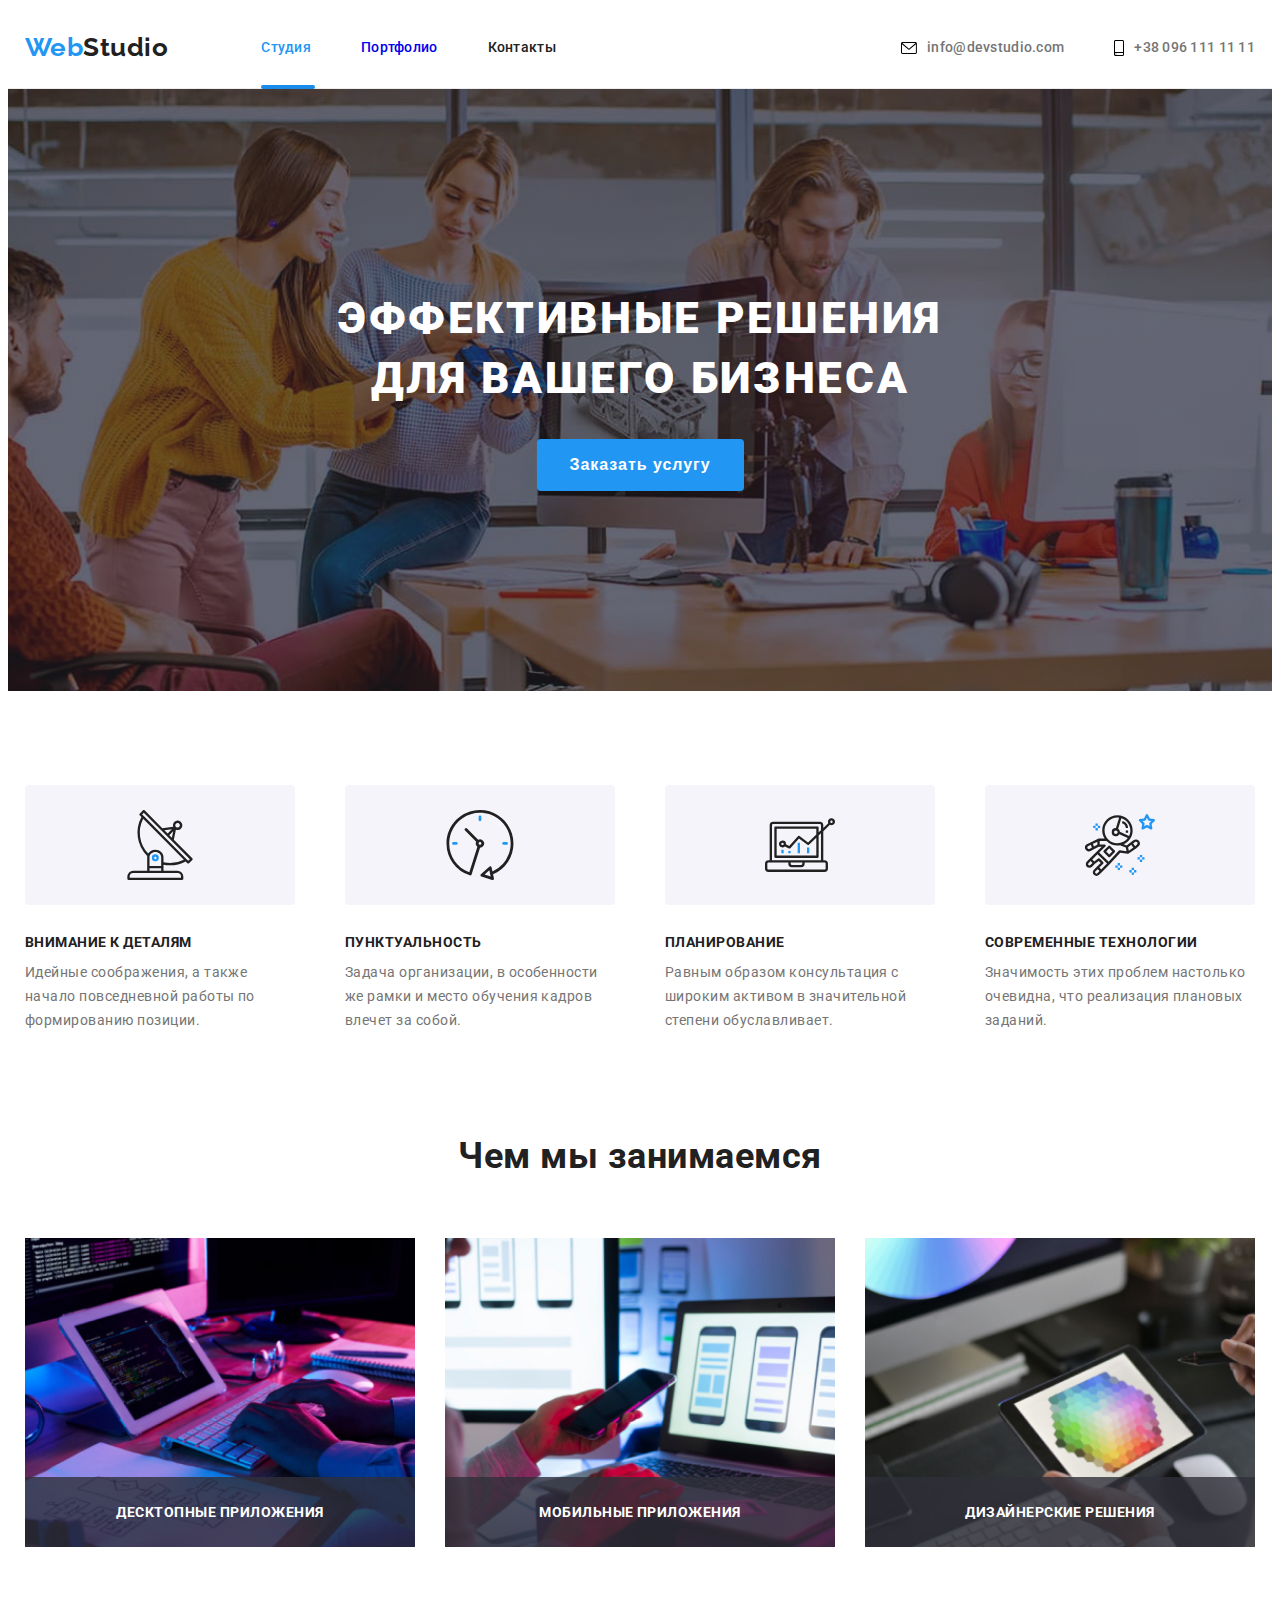
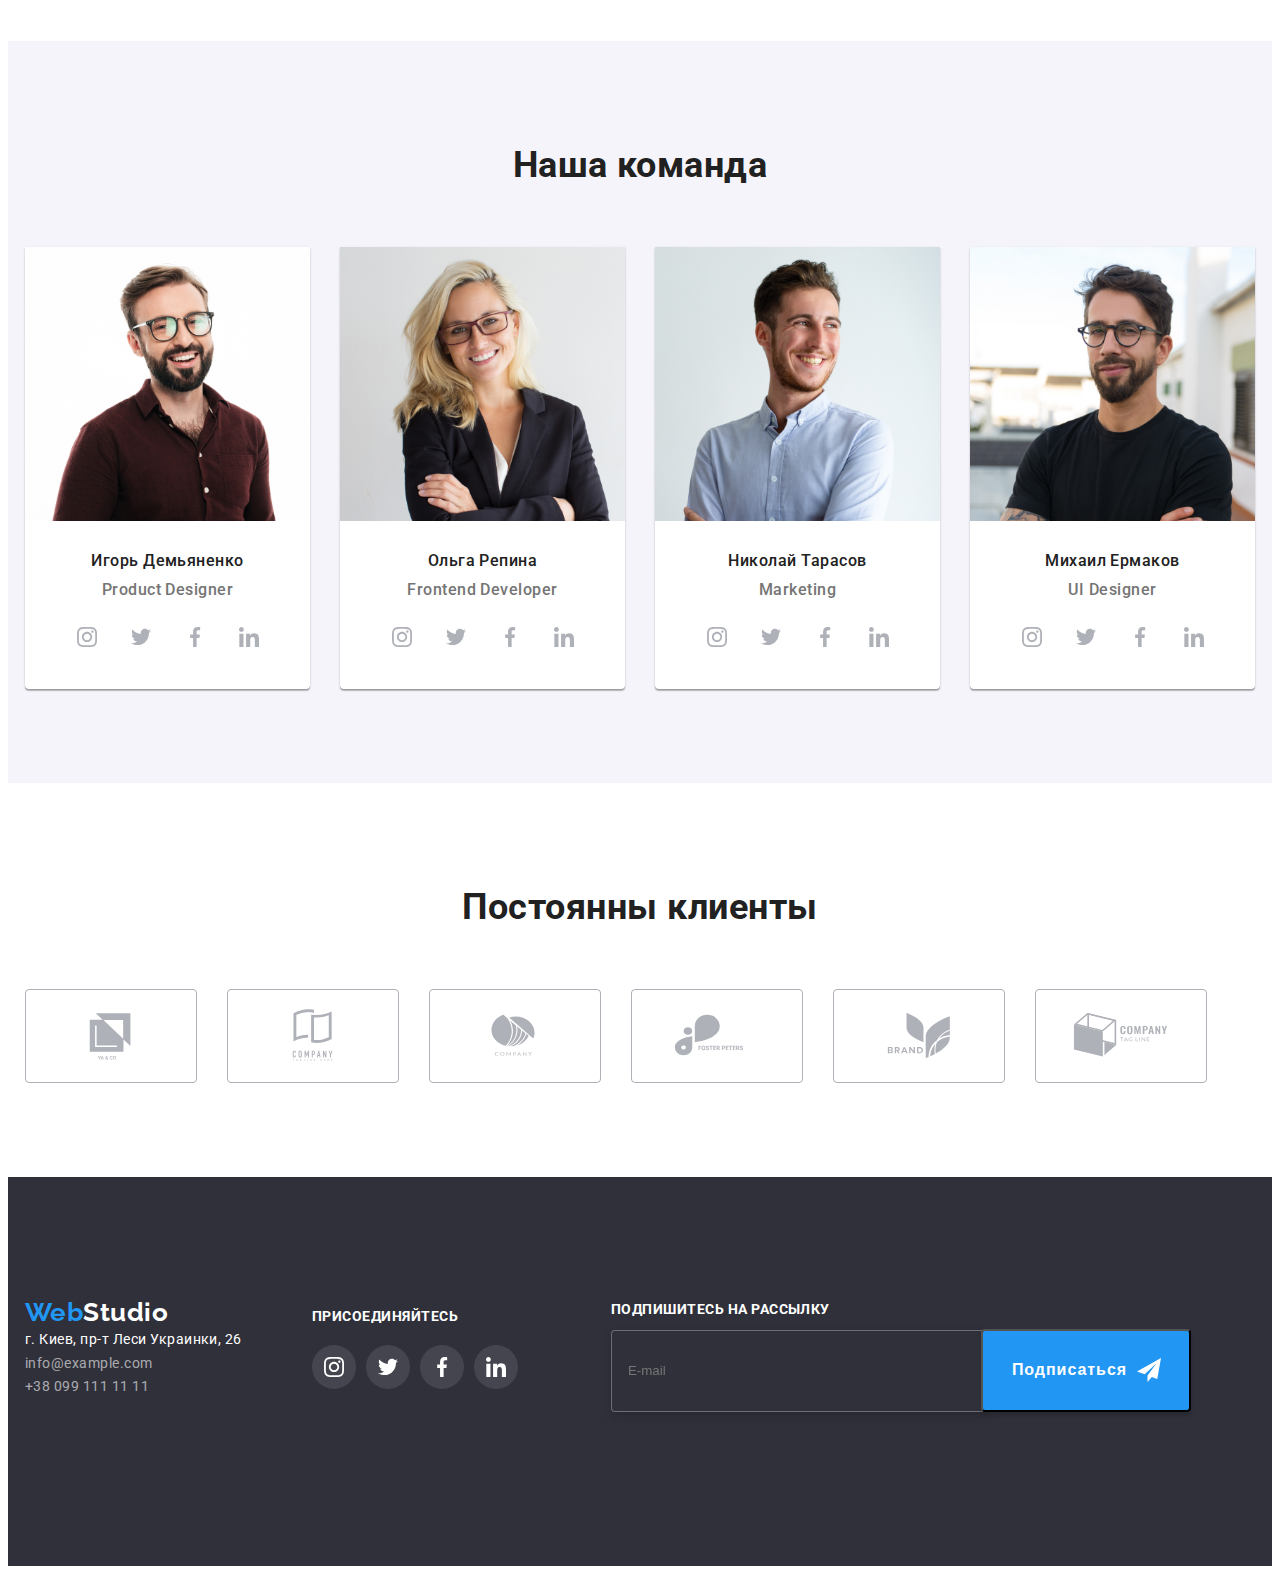
<file: index.html>
<!DOCTYPE html>
<html lang="ru">

<head>
    <meta charset="UTF-8">
    <meta http-equiv="X-UA-Compatible" content="IE=edge">
    <meta name="viewport" content="width=device-width, initial-scale=1.0">
    <title>Web Studio</title>
    <link rel="stylesheet" href="https://cdnjs.cloudflare.com/ajax/libs/modern-normalize/1.1.0/modern-normalize.min.css"
        integrity="sha512-wpPYUAdjBVSE4KJnH1VR1HeZfpl1ub8YT/NKx4PuQ5NmX2tKuGu6U/JRp5y+Y8XG2tV+wKQpNHVUX03MfMFn9Q=="
        crossorigin="anonymous" referrerpolicy="no-referrer" />
    <link
        href="https://fonts.googleapis.com/css2?family=Oleo+Script&family=Raleway:wght@700&family=Roboto:wght@400;500;700;900&display=swap"
        rel="stylesheet">  
    <link rel="stylesheet" href="./css/styles.css">
</head>

<body>
    <!--Шапка--> 
    <header class="header">
            <div class="container main-nav">
                <nav class="site-nav main-nav">
                    <a href='./index.html' lang="en" class="header-logo">Web<span class="studio-header">Studio</span></a>
                    
                    <ul lang="ru" class="header-nav list">
                        <li class="nav-item current"><a href='./index.html' class="nav-link current">Студия</a></li>
                        <li class="nav-item"><a href='./portfolio.html' class="nav-link">Портфолио</a></li>
                        <li class="nav-item"><a href='' class="nav-link">Контакты</a></li>
                    </ul>
                </nav>
                
                <ul class="header-contacts list ">
                    <li class="contacts-item">
                        <a href='mailto:info@devstudio.com' class="contacts-link e-mail">
                            <svg class="link-item">
                                <use href="./images/icons/sprite.svg#icon-mail"></use>
                            </svg>
                            info@devstudio.com
                        </a>
                    </li>
                    <li class="contacts-item">
                        <a href='tel:+380961111111' class="contacts-link telephone">
                            <svg class="link-item">
                                <use href="./images/icons/sprite.svg#icon-smartphone"></use>
                            </svg>
                            +38 096 111 11 11
                        </a>
                    </li>
                </ul>
            </div>    
    </header>

    <!--Главный контент-->
    <main>
        <section class="hero">
            <h1 class="hero-title">Эффективные решения<br> для вашего бизнеса</h1>
            <button type="button" class="hero-button" data-modal-open >Заказать услугу</button>
        </section>

        <section class="section main-advantages">
            <div class="container">
                <h2 hidden class="section-title">Преимущества организации</h2>
                <ul class="main-advantages list">
                    <li class="main-advantages-item antenna">
                        <h3 class="title">Внимание к деталям</h3>
                        <p class="description">Идейные соображения, а также начало повседневной работы по формированию позиции.</p>
                    </li>
                    <li class="main-advantages-item clock">
                        <h3 class="title">Пунктуальность</h3>
                        <p class="description">Задача организации, в особенности же рамки и место обучения кадров влечет за собой.</p>
                    </li>
                    <li class="main-advantages-item diagram">
                        <h3 class="title">Планирование</h3>
                        <p class="description">Равным образом консультация с широким активом в значительной степени обуславливает.</p>
                    </li>
                    <li class="main-advantages-item astronaut">
                        <h3 class="title">Современные технологии</h3>
                        <p class="description">Значимость этих проблем настолько очевидна, что реализация плановых заданий.</p>
                    </li>
                </ul>
            </div>       
        </section>

        <section class="section working">
            <div class="container">
                <h2 class="section-title">Чем мы занимаемся</h2>
                <ul class="working-list list">
                    <li class="working-list-item">
                        <img class="working-list-image" src="./images/close-up-image-programer-working-his-desk-office.jpg" alt="programer-working-his-desk"
                            width="370" height="294">
                        <h3 class="working-item-title">Десктопные приложения</h3>
                    </li>
                    <li class="working-list-item">
                        <img src="./images/web-ui-designers-are-developing-application-smartphones-team-creators-is-working-interface-mobile-phones.jpg"
                            alt="designers-are-developing-application-smartphones" width="370" height="294">
                        <h3 class="working-item-title">Мобильные приложения</h3>
                    </li>
                    <li class="working-list-item">
                        <img src="./images/creative-artist-web-design-with-working-colour-selection-graphic-tablet.jpg"
                            alt="colour-selection-graphic-tablet" width="370" height="294">  
                        <h3 class="working-item-title">Дизайнерские решения</h3>
                    </li>
                </ul>
            </div>         
        </section>

        <section class="section personal">
            <div class="container">
                <h2 class="section-title">Наша команда</h2>
                <ul class="personal-list list">
                    <li class="personal-card">
                        <img src="./images/personal-igor-demyanenko.jpg" alt="personal-igor-demyanenko" width="270" height="260">
                        <h3 class="title">Игорь Демьяненко</h3>
                        <p class="description">Product Designer</p>
                        <ul class="social-links list">
                            <li class="social-links-item">
                                <a class="social-links-link">
                                    <svg class="link-svg">
                                        <use href="./images/icons/sprite.svg#icon-instagram"></use>
                                    </svg>
                                </a>
                            </li>

                            <li class="social-links-item">
                                <a class="social-links-link">
                                    <svg class="link-svg">
                                        <use href="./images/icons/sprite.svg#icon-twitter"></use>
                                    </svg>
                                </a>
                            </li>

                            <li class="social-links-item">
                                <a class="social-links-link">
                                    <svg class="link-svg">
                                        <use href="./images/icons/sprite.svg#icon-facebook"></use>
                                    </svg>
                                </a>
                            </li>

                            <li class="social-links-item">
                                <a class="social-links-link">
                                    <svg class="link-svg">
                                        <use href="./images/icons/sprite.svg#icon-linkedin"></use>
                                    </svg>
                                </a>
                            </li>
                        </ul>
                    </li>
                    <li class="personal-card">
                        <img src="./images/personal-olga-repina.jpg" alt="personal-olga-repina" width="270" height="260">
                        <h3 class="title">Ольга Репина</h3>
                        <p class="description">Frontend Developer</p>
                        <ul class="social-links list">
                            <li class="social-links-item">
                                <a class="social-links-link">
                                    <svg class="link-svg">
                                        <use href="./images/icons/sprite.svg#icon-instagram"></use>
                                    </svg>
                                </a>
                            </li>
                        
                            <li class="social-links-item">
                                <a class="social-links-link">
                                    <svg class="link-svg">
                                        <use href="./images/icons/sprite.svg#icon-twitter"></use>
                                    </svg>
                                </a>
                            </li>
                        
                            <li class="social-links-item">
                                <a class="social-links-link">
                                    <svg class="link-svg">
                                        <use href="./images/icons/sprite.svg#icon-facebook"></use>
                                    </svg>
                                </a>
                            </li>
                        
                            <li class="social-links-item">
                                <a class="social-links-link">
                                    <svg class="link-svg">
                                        <use href="./images/icons/sprite.svg#icon-linkedin"></use>
                                    </svg>
                                </a>
                            </li>
                        </ul>
                    </li>
                    <li class="personal-card">
                        <img src="./images/personal-nikolaj-tarasov.jpg" alt="personal-nikolaj-tarasov" width="270" height="260">
                        <h3 class="title">Николай Тарасов</h3>
                        <p class="description">Marketing</p>
                        <ul class="social-links list">
                            <li class="social-links-item">
                                <a class="social-links-link">
                                    <svg class="link-svg">
                                        <use href="./images/icons/sprite.svg#icon-instagram"></use>
                                    </svg>
                                </a>
                            </li>
                        
                            <li class="social-links-item">
                                <a class="social-links-link">
                                    <svg class="link-svg">
                                        <use href="./images/icons/sprite.svg#icon-twitter"></use>
                                    </svg>
                                </a>
                            </li>
                        
                            <li class="social-links-item">
                                <a class="social-links-link">
                                    <svg class="link-svg">
                                        <use href="./images/icons/sprite.svg#icon-facebook"></use>
                                    </svg>
                                </a>
                            </li>
                        
                            <li class="social-links-item">
                                <a class="social-links-link">
                                    <svg class="link-svg">
                                        <use href="./images/icons/sprite.svg#icon-linkedin"></use>
                                    </svg>
                                </a>
                            </li>
                        </ul>
                    </li>
                    <li class="personal-card">
                        <img src="./images/personal-mihail-ermakov.jpg" alt="personal-mihail-ermakov" width="270" height="260">
                        <h3 class="title">Михаил Ермаков</h3>
                        <p class="description">UI Designer</p>
                        <ul class="social-links list">
                            <li class="social-links-item">
                                <a class="social-links-link">
                                    <svg class="link-svg">
                                        <use href="./images/icons/sprite.svg#icon-instagram"></use>
                                    </svg>
                                </a>
                            </li>
                        
                            <li class="social-links-item">
                                <a class="social-links-link">
                                    <svg class="link-svg">
                                        <use href="./images/icons/sprite.svg#icon-twitter"></use>
                                    </svg>
                                </a>
                            </li>
                        
                            <li class="social-links-item">
                                <a class="social-links-link">
                                    <svg class="link-svg">
                                        <use href="./images/icons/sprite.svg#icon-facebook"></use>
                                    </svg>
                                </a>
                            </li>
                        
                            <li class="social-links-item">
                                <a class="social-links-link">
                                    <svg class="link-svg">
                                        <use href="./images/icons/sprite.svg#icon-linkedin"></use>
                                    </svg>
                                </a>
                            </li>
                        </ul>
                    </li>    
                </ul>
            </div>           
        </section>
        <section class="section clients">
            <div class="container">
                <h2 class="section-title">Постоянны клиенты</h2>
                <ul class="clients-list list">
                    <li class="clients-list-item">
                        <a class="clients-links-link">
                            <svg class="link-svg">
                                <use href="./images/icons/sprite.svg#icon-logo_yaco"></use>
                            </svg>
                        </a> 
                    </li>
                      
                    <li class="clients-list-item">
                        <a class="clients-links-link">
                            <svg class="link-svg">
                                <use href="./images/icons/sprite.svg#icon-logo_com_tagline_here"></use>
                            </svg>
                        </a>
                    </li>

                    <li class="clients-list-item">
                        <a class="clients-links-link">
                            <svg class="link-svg">
                                <use href="./images/icons/sprite.svg#icon-logo_company"></use>
                            </svg>
                        </a>
                    </li>

                    <li class="clients-list-item">
                        <a class="clients-links-link">
                            <svg class="link-svg">
                                <use href="./images/icons/sprite.svg#icon-logo_foster_peters"></use>
                            </svg>
                        </a>
                    </li>

                    <li class="clients-list-item">
                        <a class="clients-links-link">
                            <svg class="link-svg">
                                <use href="./images/icons/sprite.svg#icon-logo_brand"></use>
                            </svg>
                        </a>
                    </li>

                    <li class="clients-list-item">
                        <a class="clients-links-link">
                            <svg class="link-svg">
                                <use href="./images/icons/sprite.svg#icon-logo_com_tag_line"></use>
                            </svg>
                        </a>
                    </li>
                </ul>
            </div>
        </section>
    </main>

    <!--Футер-->
    <footer class="footer">
        <div class="container footer">
            <div class="adress">
                <a href='./index.html' lang="en" class="footer-logo">Web<span class="studio-footer">Studio</span></a>
                <address class="footer-adreess">
                    г. Киев, пр-т Леси Украинки, 26 <br>
                    <a href='mailto:info@example.com' class='footer-link'>info@example.com</a> <br>
                    <a href='tel:+380991111111' class='footer-link'>+38 099 111 11 11</a> <br>
                </address>
            </div>

            <div class="footer-social-links">
                <h3 class="footer-social-links-title">Присоединяйтесь</h3>
                <ul class="social-links list">
                    <li class="social-links-item">
                        <a class="social-links-link">
                            <svg class="link-svg">
                                <use href="./images/icons/sprite.svg#icon-instagram"></use>
                            </svg>
                        </a>
                    </li>
                
                    <li class="social-links-item">
                        <a class="social-links-link">
                            <svg class="link-svg">
                                <use href="./images/icons/sprite.svg#icon-twitter"></use>
                            </svg>
                        </a>
                    </li>
                
                    <li class="social-links-item">
                        <a class="social-links-link">
                            <svg class="link-svg">
                                <use href="./images/icons/sprite.svg#icon-facebook"></use>
                            </svg>
                        </a>
                    </li>
                
                    <li class="social-links-item">
                        <a class="social-links-link">
                            <svg class="link-svg">
                                <use href="./images/icons/sprite.svg#icon-linkedin"></use>
                            </svg>
                        </a>
                    </li>
                </ul>
            </div>

            <div class="footer-subscribe" role="subscribe">
                    <form name="subscribe">
                        <div class="footer-subscribe-instruments">
                            <label class="footer-subscribe-label"> Подпишитесь на рассылку
                                <input type="email" name="email" class="footer-subscribe-input" placeholder="E-mail">
                            </label>
                        
                            <button type="submit" class="footer-subscribe-button">Подписаться
                                    <svg class="footer-icon-svg" width="24" height="24">  
                                        <use href="./images/icons/sprite.svg#icon-telegram"></use>
                                    </svg>
                            </button>
                        </div>
                    </form>
                
            </div>
        </div>          
    </footer>

    <div class="backdrop is-hidden" data-modal>
        <div class="modal">
            <button class="btn-close-modal" type="button"  data-modal-close>
                <svg class="link-svg-close">
                    <use href="./images/icons/sprite.svg#icon-close-modal"></use>
                </svg>
            </button>
            <h2 class="title-modal">Оставьте свои данные, мы вам перезвоним</h2>
            
            <form class="form">

                <div class="form-field">
                    <label for="name" class="form-field-label">Имя
                        <span class="span-input-icon">
                            <input class="form-field-input" type="text" name="name" id="name" required autofocus />
                            <span class="input-icon">
                                <svg class="input-icon-svg" width="12" height="12">  
                                    <use href="./images/icons/sprite.svg#icon-input_contact"></use>
                                </svg>
                            </span>
                        </span>
                    </label>
                </div>
                
                <div class="form-field">
                    <label for="tel" class="form-field-label">Телефон
                        <span class="span-input-icon">
                            <input class="form-field-input" type="tel" name="tel" id="tel" required autofocus />
                            <span class="input-icon">
                                <svg class="input-icon-svg" width="13" height="13">
                                    <use href="./images/icons/sprite.svg#icon-input_tel"></use>
                                </svg>
                            </span>
                        </span>    
                    </label>
                    
                </div>
                
                <div class="form-field">
                    <label for="email" class="form-field-label">Почта
                        <span class="span-input-icon">
                            <input class="form-field-input" type="email" name="email" id="email" autofocus />
                            <span class="input-icon">
                                <svg class="input-icon-svg" width="15" height="12">
                                    <use href="./images/icons/sprite.svg#icon-input_mail"></use>
                                </svg>
                            </span> 
                        </span> 
                    </label>
                </div>
                
                <div class="form-field">
                    <label for="comment" class="form-field-label">Комментарий</label>
                        <textarea id="comment" name="comment" rows="8" placeholder="Введите текст"
                            class="form-field-textarea-comment"></textarea>     
                </div>

                <div class="div-form-policy">
                    <label class="label-policy" for="check-policy">
                        <input class="checkbox-policy" type="checkbox" name="check-policy" id="check-policy">
                        <span class="check-icon">
                            <svg class="svg-check-icon">
                                <use href="./images/icons/sprite.svg#icon-min_check"></use>
                            </svg>
                        </span>
                        <span class="policy-text">Соглашаюсь с рассылкой и принимаю <a class="link-policy" href="">Условия договора</a></span>
                    </label>
                </div>
            
                <button type="submit" class="submit-button-modal">Отправить</button>
            
            </form>
        </div>
    </div>

    <script src="./js/modal.js"></script>

</body>

</html>
</file>
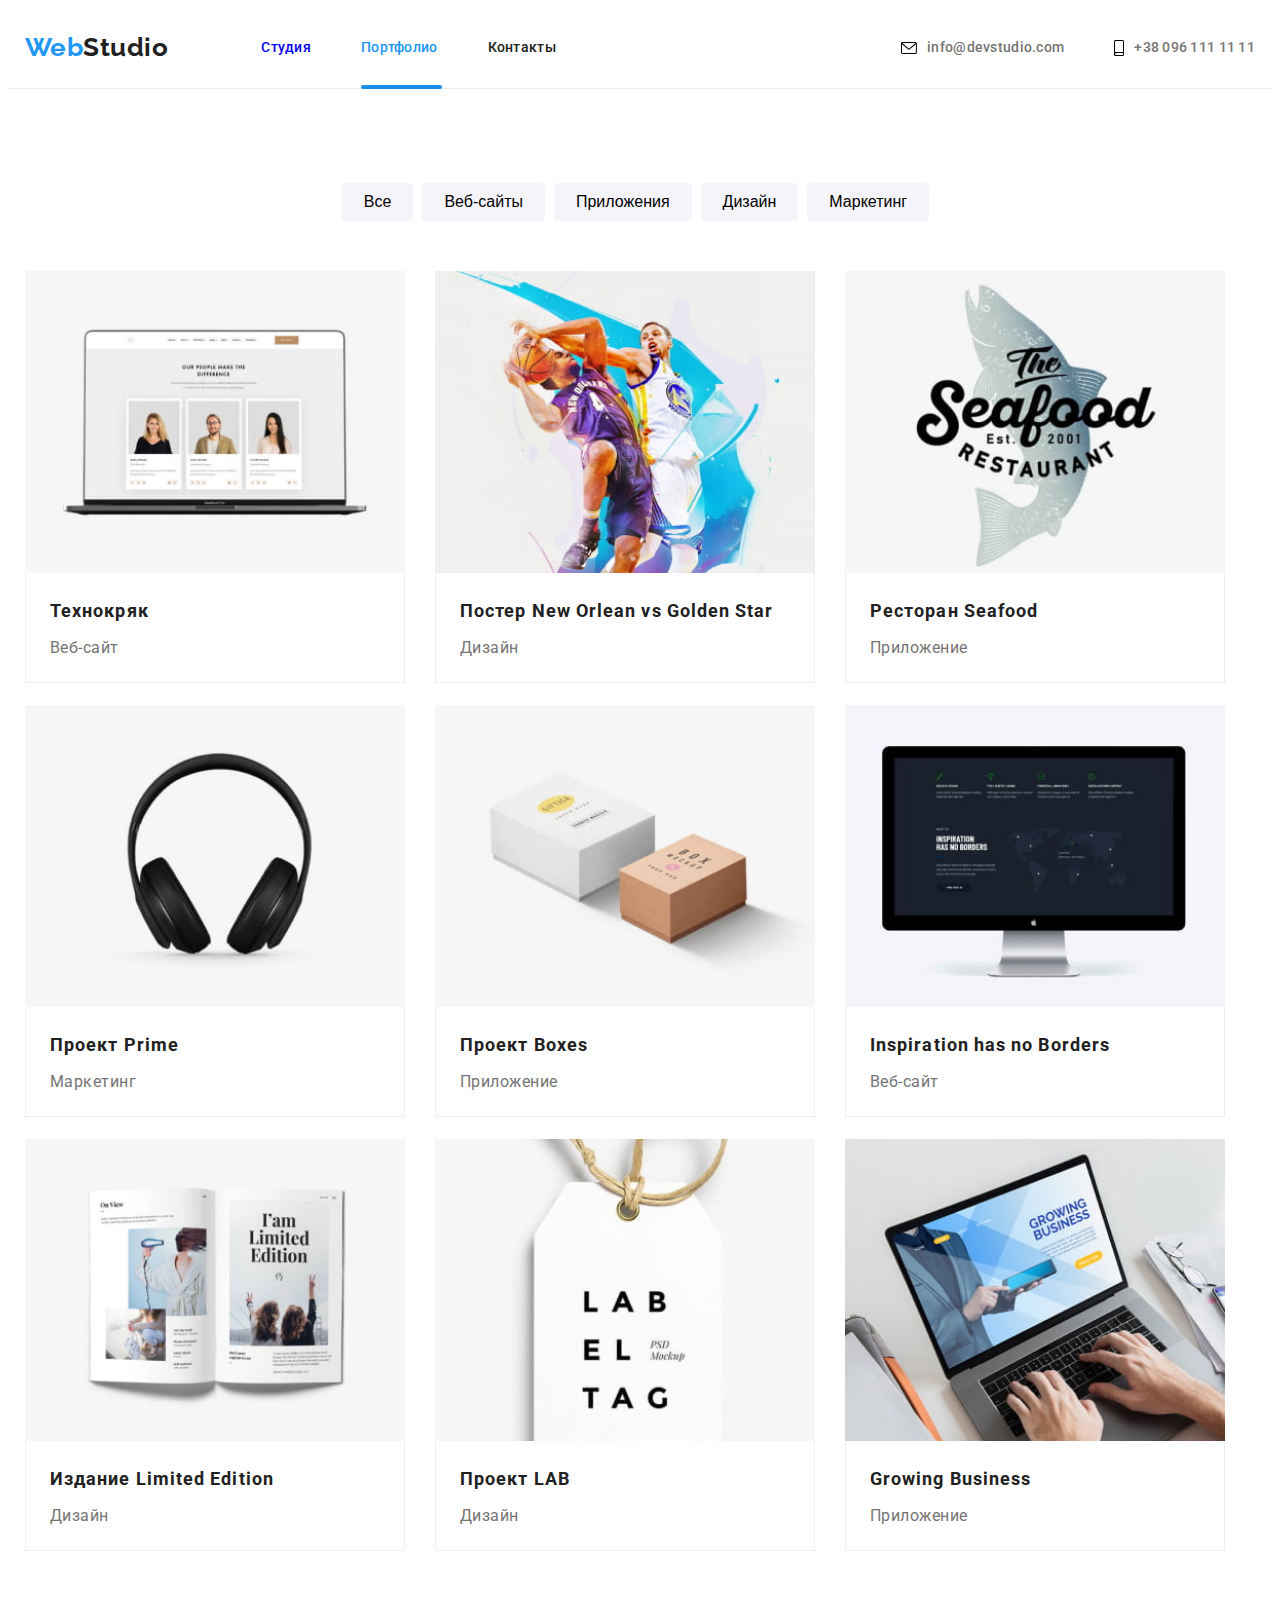
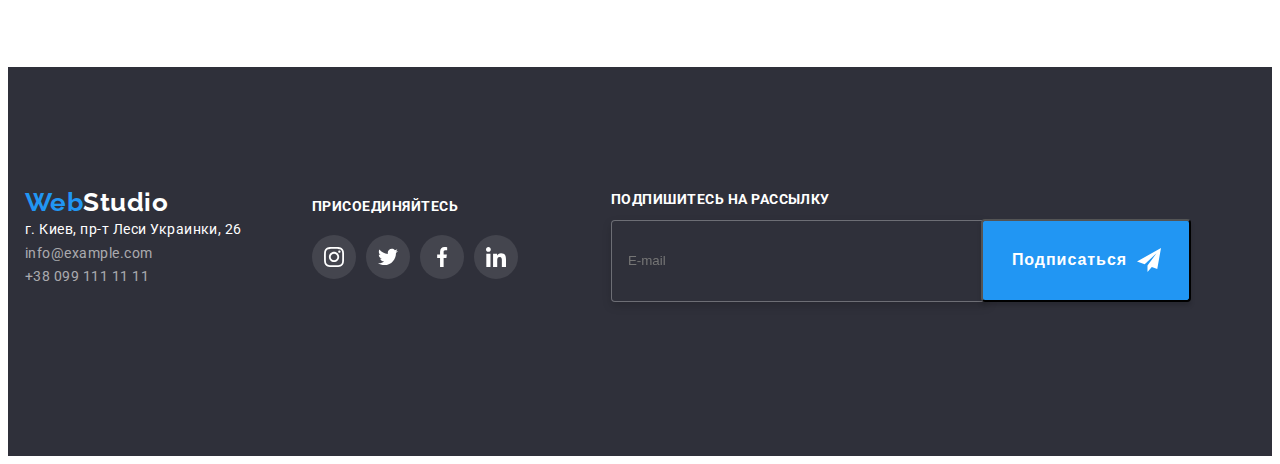
<file: portfolio.html>
<!DOCTYPE html>
<html lang="en">

<head>
    <meta charset="UTF-8">
    <meta http-equiv="X-UA-Compatible" content="IE=edge">
    <meta name="viewport" content="width=device-width, initial-scale=1.0">
    <title>Web Studio</title>
    <link rel="stylesheet" href="https://cdnjs.cloudflare.com/ajax/libs/modern-normalize/1.1.0/modern-normalize.min.css"
        integrity="sha512-wpPYUAdjBVSE4KJnH1VR1HeZfpl1ub8YT/NKx4PuQ5NmX2tKuGu6U/JRp5y+Y8XG2tV+wKQpNHVUX03MfMFn9Q=="
        crossorigin="anonymous" referrerpolicy="no-referrer" />
    <link
        href="https://fonts.googleapis.com/css2?family=Oleo+Script&family=Raleway:wght@700&family=Roboto:wght@400;500;700;900&display=swap"
        rel="stylesheet">
    <link rel="stylesheet" href="./css/styles.css">
</head>

<body>

    <!--Шапка-->
    <header class="header">
        <div class="container main-nav">
            <nav class="site-nav main-nav">
                <a href='./index.html' lang="en" class="header-logo">Web<span class="studio-header">Studio</span></a>
    
                <ul lang="ru" class="header-nav list">
                    <li class="nav-item"><a href='./index.html' class="nav-link">Студия</a></li>
                    <li class="nav-item current"><a href='./portfolio.html' class="nav-link current">Портфолио</a></li>
                    <li class="nav-item"><a href='' class="nav-link">Контакты</a></li>
                </ul>
            </nav>
    
            <ul class="header-contacts list ">
                <li class="contacts-item">
                    <a href='mailto:info@devstudio.com' class="contacts-link e-mail">
                        <svg class="link-item">
                            <use href="./images/icons/sprite.svg#icon-mail"></use>
                        </svg>
                        info@devstudio.com
                    </a>
                </li>
                <li class="contacts-item">
                    <a href='tel:+380961111111' class="contacts-link telephone">
                        <svg class="link-item">
                            <use href="./images/icons/sprite.svg#icon-smartphone"></use>
                        </svg>
                        +38 096 111 11 11
                    </a>
                </li>
            </ul>
        </div>
    </header>    


    <!--Главный контент-->
    <main>
        <div class="container">
            <h1 hidden>Проэкты с фильтром</h1>
            <ul class="filter-list list">
                <li class="filter-list-item"> <button type="button" class="button all">         Все         </button></li>
                <li class="filter-list-item"> <button type="button" class="button web-sites">   Веб-сайты   </button></li>
                <li class="filter-list-item"> <button type="button" class="button apps">        Приложения  </button></li>
                <li class="filter-list-item"> <button type="button" class="button design">      Дизайн      </button></li>
                <li class="filter-list-item"> <button type="button" class="button marketing">   Маркетинг   </button></li>
            </ul>
            
            <ul class="projects-list list">

                <li class="projects-card">
                    <div class="project-thumb">
                        <p class="project-card-text-overlay">
                            Технокряк это современная площадка распространения 
                            коронавируса. Компании используют эту платформу для 
                            цифрового шпионажа и атак на защищённые сервера конкурентов.
                        </p>
                        <img src="./images/portfolio-technokryak-min.jpg" alt="notebook-with-three-personals" width="370" height="294">
                    </div>  
                    <div class="card-content">
                        <h2 class="title"> Технокряк</h2>
                        <p class="description">Веб-сайт</p>
                    </div>                   
                </li>

                <li class="projects-card">
                    <div class="project-thumb">
                        <p class="project-card-text-overlay">
                            Lorem ipsum dolor sit amet consectetur adipisicing elit. 
                            Error earum omnis quo necessitatibus eligendi consequuntur
                            voluptatum veritatis, commodi saepe unde, laborum voluptates 
                            praesentium cumque maxime.
                        </p>
                        <img src="./images/portfolio-poster-new-orlean-vs-golden-star-min.jpg" alt="two-basketballers" width="370" height="294">
                    </div>   
                    <div class="card-content">
                            <h2 class="title"> Постер New Orlean vs Golden Star</h2>
                            <p class="description"> Дизайн</p>  
                        </div>
                </li>

                <li class="projects-card">
                    <div class="project-thumb">
                        <p class="project-card-text-overlay">
                            Lorem ipsum dolor sit amet consectetur adipisicing elit.
                            Error earum omnis quo necessitatibus eligendi consequuntur
                            voluptatum veritatis, commodi saepe unde, laborum voluptates
                            praesentium cumque maxime.
                        </p>
                        <img src="./images/portfolio-restaurant-seafood-min.jpg" alt="logo-with-fish" width="370" height="294">
                    </div>
                    <div class="card-content">
                        <h2 class="title"> Ресторан Seafood</h2>
                        <p class="description"> Приложение</p>
                    </div>
                </li>

                <li class="projects-card">
                    <div class="project-thumb">
                        <p class="project-card-text-overlay">
                            Lorem ipsum dolor sit amet consectetur adipisicing elit.
                            Error earum omnis quo necessitatibus eligendi consequuntur
                            voluptatum veritatis, commodi saepe unde, laborum voluptates
                            praesentium cumque maxime.
                        </p>
                        <img src="./images/portfolio-project-prime-min.jpg" alt="black-headphones" width="370" height="294">
                    </div>
                    <div class="card-content">
                        <h2 class="title"> Проект Prime</h2>
                        <p class="description"> Маркетинг</p>
                    </div>
                </li>

                <li class="projects-card">
                    <div class="project-thumb">
                        <p class="project-card-text-overlay">
                            Lorem ipsum dolor sit amet consectetur adipisicing elit.
                            Error earum omnis quo necessitatibus eligendi consequuntur
                            voluptatum veritatis, commodi saepe unde, laborum voluptates
                            praesentium cumque maxime.
                        </p>
                        <img src="./images/portfolio-project-boxes-min.jpg" alt="two-boxes" width="370" height="294">
                    </div>
                    <div class="card-content">
                        <h2 class="title"> Проект Boxes</h2>
                        <p class="description"> Приложение</p>
                    </div>
                </li>

                <li class="projects-card">
                    <div class="project-thumb">
                        <p class="project-card-text-overlay">
                            Lorem ipsum dolor sit amet consectetur adipisicing elit.
                            Error earum omnis quo necessitatibus eligendi consequuntur
                            voluptatum veritatis, commodi saepe unde, laborum voluptates
                            praesentium cumque maxime.
                        </p>
                        <img src="./images/portfolio-inspiration-has-no-borders-min.jpg" alt="monitor-with-world-map" width="370"
                            height="294">
                    </div>
                    <div class="card-content">
                        <h2 class="title"> Inspiration has no Borders</h2>
                        <p class="description"> Веб-сайт</p>
                    </div>
                </li>

                <li class="projects-card">
                    <div class="project-thumb">
                        <p class="project-card-text-overlay">
                            Lorem ipsum dolor sit amet consectetur adipisicing elit.
                            Error earum omnis quo necessitatibus eligendi consequuntur
                            voluptatum veritatis, commodi saepe unde, laborum voluptates
                            praesentium cumque maxime.
                        </p>
                        <img src="./images/portfolio-magazine-limited-edition-min.jpg" alt="unfolded-magazine" width="370" height="294">
                    </div>
                    <div class="card-content">
                        <h2 class="title"> Издание Limited Edition</h2>
                        <p class="description"> Дизайн</p>
                    </div>
                </li>

                <li class="projects-card">
                    <div class="project-thumb">
                        <p class="project-card-text-overlay">
                            Lorem ipsum dolor sit amet consectetur adipisicing elit.
                            Error earum omnis quo necessitatibus eligendi consequuntur
                            voluptatum veritatis, commodi saepe unde, laborum voluptates
                            praesentium cumque maxime.
                        </p>
                        <img src="./images/portfolio-project-lab-min.jpg" alt="sticker-label-tag" width="370" height="294">
                    </div>
                    <div class="card-content">
                        <h2 class="title"> Проект LAB</h2>
                        <p class="description"> Дизайн</p>
                    </div>
                </li>

                <li class="projects-card">
                    <div class="project-thumb">
                        <p class="project-card-text-overlay">
                            Lorem ipsum dolor sit amet consectetur adipisicing elit.
                            Error earum omnis quo necessitatibus eligendi consequuntur
                            voluptatum veritatis, commodi saepe unde, laborum voluptates
                            praesentium cumque maxime.
                        </p>
                        <img src="./images/portfolio-growing-business-min.jpg" alt="two-hands-and-notebook" width="370" height="294">
                    </div>
                    <div class="card-content">
                        <h2 class="title"> Growing Business</h2>
                        <p class="description"> Приложение</p>
                    </div>
                </li>
                
            </ul>
        </div>
    </main>
    
    <!--Футер-->
    <footer class="footer">
        <div class="container footer">
            <div class="adress">
                <a href='./index.html' lang="en" class="footer-logo">Web<span class="studio-footer">Studio</span></a>
                <address class="footer-adreess">
                    г. Киев, пр-т Леси Украинки, 26 <br>
                    <a href='mailto:info@example.com' class='footer-link'>info@example.com</a> <br>
                    <a href='tel:+380991111111' class='footer-link'>+38 099 111 11 11</a> <br>
                </address>
            </div>

            <div class="footer-social-links">
                <h3 class="footer-social-links-title">Присоединяйтесь</h3>
                <ul class="social-links list">
                    <li class="social-links-item">
                        <a class="social-links-link">
                            <svg class="link-svg">
                                <use href="./images/icons/sprite.svg#icon-instagram"></use>
                            </svg>
                        </a>
                    </li>
                
                    <li class="social-links-item">
                        <a class="social-links-link">
                            <svg class="link-svg">
                                <use href="./images/icons/sprite.svg#icon-twitter"></use>
                            </svg>
                        </a>
                    </li>
                
                    <li class="social-links-item">
                        <a class="social-links-link">
                            <svg class="link-svg">
                                <use href="./images/icons/sprite.svg#icon-facebook"></use>
                            </svg>
                        </a>
                    </li>
                
                    <li class="social-links-item">
                        <a class="social-links-link">
                            <svg class="link-svg">
                                <use href="./images/icons/sprite.svg#icon-linkedin"></use>
                            </svg>
                        </a>
                    </li>
                </ul>
            </div>

            <div class="footer-subscribe" role="subscribe">
                    <form name="subscribe">
                        <div class="footer-subscribe-instruments">
                            <label class="footer-subscribe-label"> Подпишитесь на рассылку
                                <input type="email" class="footer-subscribe-input" placeholder="E-mail">
                            </label>
                        
                            <button type="submit" class="footer-subscribe-button">Подписаться
                                    <svg class="footer-icon-svg" width="24" height="24">  
                                        <use href="./images/icons/sprite.svg#icon-telegram"></use>
                                    </svg>
                            </button>
                        </div>
                    </form>
                
            </div>
        </div>          
    </footer>
</body>
</html>
</file>
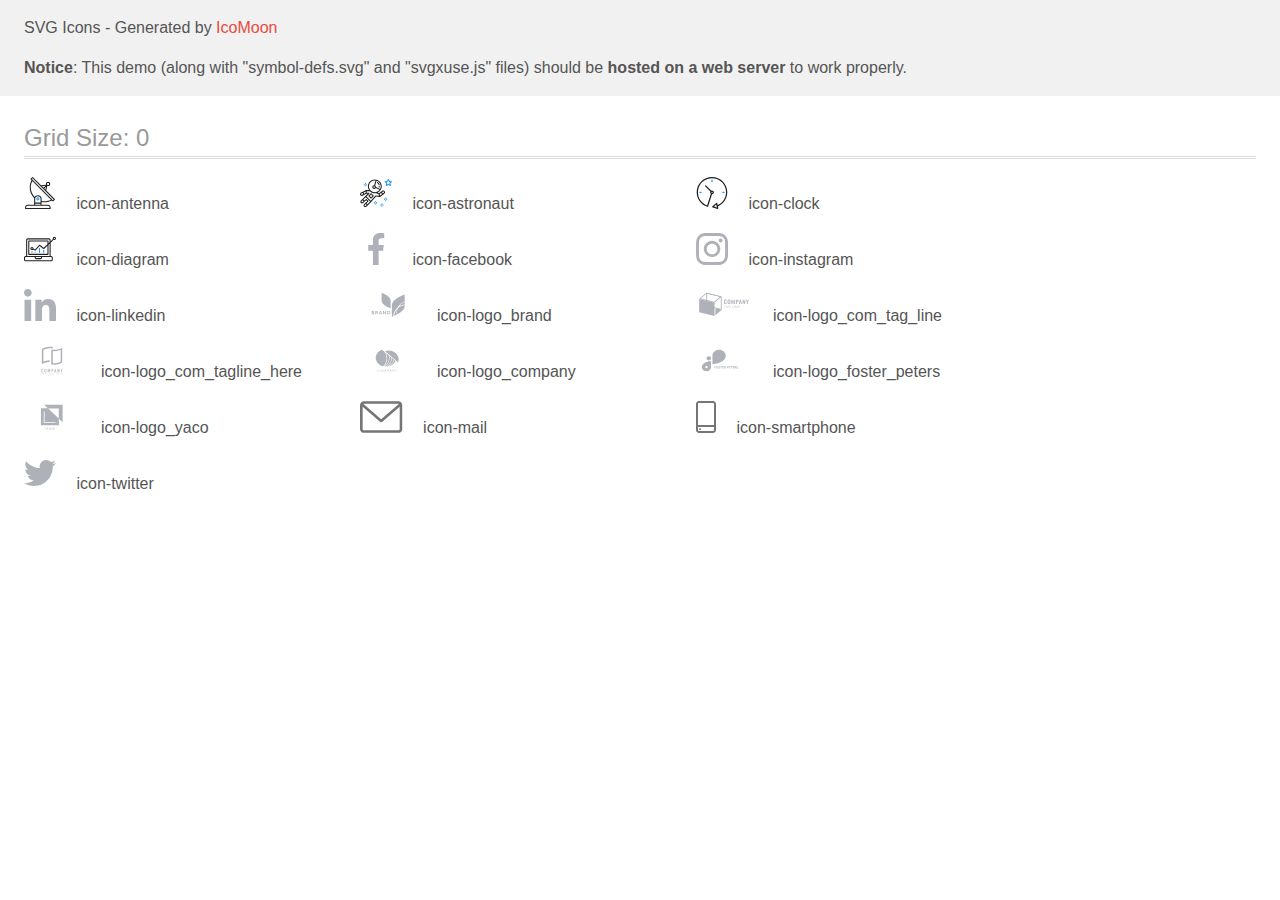
<file: images/icons/icomoon/demo-external-svg.html>
<!doctype html>
<html>
<head>
    <title>IcoMoon - SVG Icons</title>
    <meta charset="utf-8">
    <meta name="viewport" content="width=device-width, initial-scale=1">
    <link rel="stylesheet" href="demo-files/demo.css">
    <link rel="stylesheet" href="style.css">
</head>
<body>
<header class="bgc1 clearfix">
<div class="mhl">
    <p>SVG Icons - Generated by <a href="https://icomoon.io/app">IcoMoon</a></p><p><strong>Notice</strong>: This demo (along with "symbol-defs.svg" and "svgxuse.js" files) should be <b>hosted on a web server</b> to work properly.</p>
</div>
</header>
    <div class="clearfix mhl ptl">
        <h1 class="mvm mtn fgc1">Grid Size: 0</h1>
        <div class="glyph fs1">
            <div class="clearfix pbs">
                <svg class="icon icon-antenna"><use xlink:href="symbol-defs.svg#icon-antenna"></use></svg><span class="name"> icon-antenna</span>
            </div>
        </div>
        <div class="glyph fs1">
            <div class="clearfix pbs">
                <svg class="icon icon-astronaut"><use xlink:href="symbol-defs.svg#icon-astronaut"></use></svg><span class="name"> icon-astronaut</span>
            </div>
        </div>
        <div class="glyph fs1">
            <div class="clearfix pbs">
                <svg class="icon icon-clock"><use xlink:href="symbol-defs.svg#icon-clock"></use></svg><span class="name"> icon-clock</span>
            </div>
        </div>
        <div class="glyph fs1">
            <div class="clearfix pbs">
                <svg class="icon icon-diagram"><use xlink:href="symbol-defs.svg#icon-diagram"></use></svg><span class="name"> icon-diagram</span>
            </div>
        </div>
        <div class="glyph fs1">
            <div class="clearfix pbs">
                <svg class="icon icon-facebook"><use xlink:href="symbol-defs.svg#icon-facebook"></use></svg><span class="name"> icon-facebook</span>
            </div>
        </div>
        <div class="glyph fs1">
            <div class="clearfix pbs">
                <svg class="icon icon-instagram"><use xlink:href="symbol-defs.svg#icon-instagram"></use></svg><span class="name"> icon-instagram</span>
            </div>
        </div>
        <div class="glyph fs1">
            <div class="clearfix pbs">
                <svg class="icon icon-linkedin"><use xlink:href="symbol-defs.svg#icon-linkedin"></use></svg><span class="name"> icon-linkedin</span>
            </div>
        </div>
        <div class="glyph fs1">
            <div class="clearfix pbs">
                <svg class="icon icon-logo_brand"><use xlink:href="symbol-defs.svg#icon-logo_brand"></use></svg><span class="name"> icon-logo_brand</span>
            </div>
        </div>
        <div class="glyph fs1">
            <div class="clearfix pbs">
                <svg class="icon icon-logo_com_tag_line"><use xlink:href="symbol-defs.svg#icon-logo_com_tag_line"></use></svg><span class="name"> icon-logo_com_tag_line</span>
            </div>
        </div>
        <div class="glyph fs1">
            <div class="clearfix pbs">
                <svg class="icon icon-logo_com_tagline_here"><use xlink:href="symbol-defs.svg#icon-logo_com_tagline_here"></use></svg><span class="name"> icon-logo_com_tagline_here</span>
            </div>
        </div>
        <div class="glyph fs1">
            <div class="clearfix pbs">
                <svg class="icon icon-logo_company"><use xlink:href="symbol-defs.svg#icon-logo_company"></use></svg><span class="name"> icon-logo_company</span>
            </div>
        </div>
        <div class="glyph fs1">
            <div class="clearfix pbs">
                <svg class="icon icon-logo_foster_peters"><use xlink:href="symbol-defs.svg#icon-logo_foster_peters"></use></svg><span class="name"> icon-logo_foster_peters</span>
            </div>
        </div>
        <div class="glyph fs1">
            <div class="clearfix pbs">
                <svg class="icon icon-logo_yaco"><use xlink:href="symbol-defs.svg#icon-logo_yaco"></use></svg><span class="name"> icon-logo_yaco</span>
            </div>
        </div>
        <div class="glyph fs1">
            <div class="clearfix pbs">
                <svg class="icon icon-mail"><use xlink:href="symbol-defs.svg#icon-mail"></use></svg><span class="name"> icon-mail</span>
            </div>
        </div>
        <div class="glyph fs1">
            <div class="clearfix pbs">
                <svg class="icon icon-smartphone"><use xlink:href="symbol-defs.svg#icon-smartphone"></use></svg><span class="name"> icon-smartphone</span>
            </div>
        </div>
        <div class="glyph fs1">
            <div class="clearfix pbs">
                <svg class="icon icon-twitter"><use xlink:href="symbol-defs.svg#icon-twitter"></use></svg><span class="name"> icon-twitter</span>
            </div>
        </div>
  </div>
<script defer src="svgxuse.js"></script>
</body>
</html>
</file>
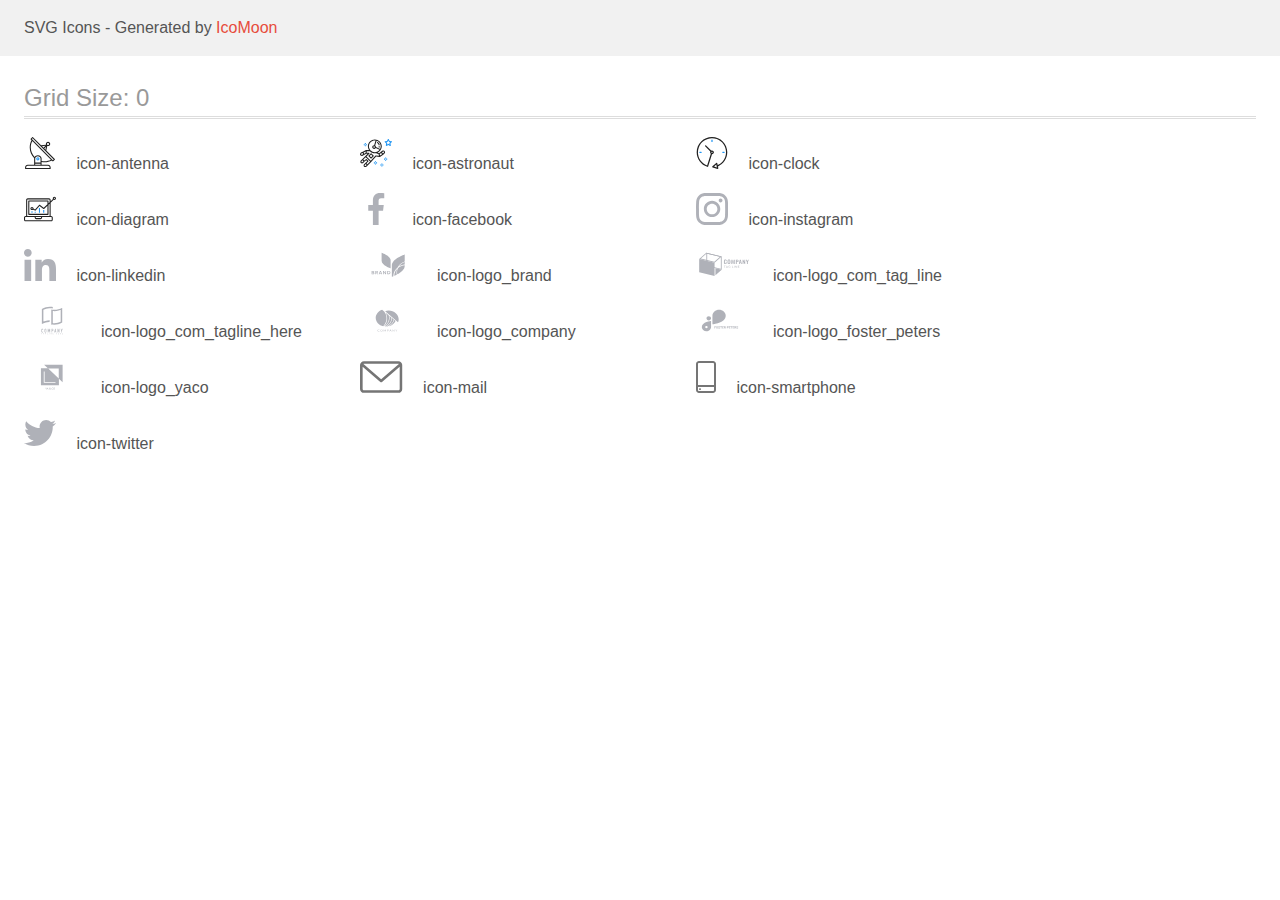
<file: images/icons/icomoon/demo.html>
<!doctype html>
<html>
<head>
    <title>IcoMoon - SVG Icons</title>
    <meta charset="utf-8">
    <meta name="viewport" content="width=device-width, initial-scale=1">
    <link rel="stylesheet" href="demo-files/demo.css">
    <link rel="stylesheet" href="style.css">
</head>
<body>
<svg aria-hidden="true" style="position: absolute; width: 0; height: 0; overflow: hidden;" version="1.1" xmlns="http://www.w3.org/2000/svg" xmlns:xlink="http://www.w3.org/1999/xlink">
<defs>
<symbol id="icon-antenna" viewBox="0 0 32 32">
<path fill="#212121" style="fill: var(--color1, #212121)" d="M30.773 22.098l-8.443-8.505 0.937-4.616c0.225 0.090 0.485 0.144 0.758 0.146h0.007c0.008 0 0.017 0 0.026 0 1.192 0 2.159-0.967 2.159-2.159s-0.967-2.159-2.159-2.159c-1.192 0-2.159 0.967-2.159 2.159 0 0.259 0.046 0.508 0.13 0.739l-0.005-0.015-4.96 0.606-8.091-8.133c-0.096-0.098-0.229-0.159-0.376-0.16h-0c-0.14 0.001-0.274 0.057-0.373 0.155l-1.512 1.504c-0.096 0.097-0.156 0.23-0.156 0.377s0.060 0.281 0.156 0.377v0l0.814 0.825c-1.143 2.062-1.816 4.522-1.816 7.139 0 4.106 1.656 7.824 4.336 10.525l-0.001-0.001c0.043 0.041 0.092 0.074 0.146 0.097-0.032 0.164-0.051 0.353-0.052 0.546v6.188h-6.4c-1.472 0.001-2.666 1.194-2.667 2.666v1.067c0 0.295 0.239 0.534 0.534 0.534h24.534c0.294 0 0.533-0.239 0.533-0.534v-1.067c-0.002-1.472-1.195-2.665-2.666-2.666h-6.4v-2.742c1.003 0.21 2.024 0.317 3.049 0.32 2.58-0.003 5.005-0.663 7.117-1.822l-0.077 0.039 0.818 0.823c0.099 0.101 0.235 0.159 0.376 0.16 0.14-0.001 0.274-0.057 0.373-0.155l1.512-1.504c0.096-0.097 0.156-0.23 0.156-0.377s-0.060-0.281-0.156-0.377v0zM23.28 6.233c0.193-0.192 0.459-0.31 0.752-0.31 0.589 0 1.067 0.478 1.067 1.066s-0.477 1.066-1.067 1.066c-0 0-0 0-0 0h-0.004c-0.587-0.003-1.061-0.479-1.061-1.066 0-0.295 0.12-0.563 0.314-0.756l0-0h-0.002zM22.024 9.737l-0.598 2.946-1.175-1.183 1.774-1.763zM21.419 8.835l-1.92 1.909-1.486-1.493 3.406-0.416zM24.004 28.8c0.884 0 1.6 0.716 1.6 1.6v0 0.534h-23.466v-0.534c0-0.884 0.716-1.6 1.6-1.6v0h20.267zM16.538 26.666v1.067h-5.334v-1.067h5.334zM11.204 25.6v-4.053c0-1.294 1.196-2.346 2.667-2.346s2.667 1.053 2.667 2.346v4.053h-5.334zM17.604 23.904v-2.357c0-1.882-1.675-3.413-3.733-3.413-0.017-0-0.038-0-0.058-0-1.353 0-2.54 0.707-3.213 1.771l-0.009 0.016c-2.36-2.482-3.812-5.846-3.812-9.55 0-2.314 0.567-4.496 1.569-6.414l-0.036 0.077 18.602 18.709c-1.823 0.947-3.979 1.502-6.266 1.502-1.079 0-2.128-0.124-3.136-0.357l0.093 0.018zM28.893 23.22l-21.057-21.181 0.754-0.752 7.935 7.98c0.004 0 0.006 0.007 0.010 0.010l13.114 13.191-0.757 0.752z"></path>
<path fill="#2196f3" style="fill: var(--color2, #2196f3)" d="M13.876 20.267h-0.005c-0.001 0-0.002 0-0.002 0-0.884 0-1.6 0.716-1.6 1.6s0.715 1.599 1.597 1.6h0.005c0.001 0 0.001 0 0.002 0 0.884 0 1.6-0.716 1.6-1.6s-0.715-1.599-1.598-1.6h-0zM14.249 22.245c-0.096 0.096-0.229 0.155-0.376 0.155-0.295 0-0.534-0.239-0.534-0.534s0.238-0.533 0.532-0.533h0c0.293 0.001 0.531 0.239 0.531 0.533 0 0.148-0.060 0.282-0.157 0.378l-0 0h0.005z"></path>
</symbol>
<symbol id="icon-astronaut" viewBox="0 0 32 32">
<path fill="#2196f3" style="fill: var(--color2, #2196f3)" d="M31.974 4.524c-0.064-0.191-0.227-0.332-0.427-0.362l-0.003-0-1.911-0.278-0.855-1.731c-0.179-0.365-0.777-0.365-0.956 0l-0.855 1.731-1.911 0.278c-0.26 0.039-0.457 0.26-0.457 0.528 0 0.15 0.062 0.285 0.161 0.382l1.383 1.348-0.326 1.903c-0.034 0.2 0.048 0.402 0.212 0.522 0.166 0.12 0.383 0.135 0.562 0.040l1.709-0.899 1.709 0.899c0.072 0.038 0.157 0.061 0.247 0.061 0.295 0 0.534-0.239 0.534-0.534 0-0.031-0.003-0.062-0.008-0.092l0 0.003-0.326-1.903 1.383-1.348c0.099-0.097 0.161-0.233 0.161-0.382 0-0.059-0.009-0.115-0.027-0.168l0.001 0.004zM29.511 5.851c-0.126 0.122-0.183 0.299-0.153 0.472l0.191 1.114-1-0.526c-0.072-0.039-0.158-0.062-0.249-0.062s-0.177 0.023-0.252 0.063l0.003-0.001-1 0.526 0.191-1.114c0.005-0.027 0.008-0.059 0.008-0.091 0-0.149-0.061-0.285-0.16-0.381l-0-0-0.811-0.79 1.119-0.162c0.174-0.025 0.324-0.134 0.402-0.292l0.5-1.013 0.5 1.013c0.078 0.158 0.228 0.267 0.402 0.292l1.119 0.162-0.809 0.79zM26.134 20.522h-1.067v1.067h1.067v-1.067zM26.134 22.656h-1.067v1.066h1.067v-1.066zM27.2 21.589h-1.067v1.067h1.067v-1.067zM25.067 21.589h-1.067v1.067h1.067v-1.067zM22.4 26.389h-1.067v1.067h1.067v-1.067zM22.4 28.523h-1.067v1.067h1.067v-1.067zM23.467 27.456h-1.067v1.067h1.067v-1.067zM21.334 27.456h-1.067v1.067h1.067v-1.067zM16 24.256h-1.066v1.067h1.066v-1.067zM16 26.389h-1.066v1.067h1.066v-1.067zM17.067 25.322h-1.067v1.067h1.067v-1.067zM14.934 25.322h-1.067v1.067h1.067v-1.067zM5.867 6.122h-1.066v1.066h1.066v-1.066zM5.867 8.256h-1.066v1.066h1.066v-1.066zM6.933 7.189h-1.067v1.067h1.066v-1.067zM4.8 7.189h-1.067v1.067h1.067v-1.067z"></path>
<path fill="#212121" style="fill: var(--color1, #212121)" d="M24.715 14.16c-0.28-0.376-0.698-0.636-1.179-0.703l-0.009-0.001c-0.076-0.012-0.164-0.018-0.254-0.018-0.411 0-0.789 0.139-1.090 0.373l0.004-0.003-1.253 0.96-1.898 1.417-1.358-0.541c2.421-1.086 4.113-3.508 4.113-6.32 0-3.823-3.122-6.934-6.961-6.934s-6.961 3.11-6.961 6.934c0 1.386 0.415 2.674 1.12 3.759l-2.768-0.024c-0.009 0-0.016 0.005-0.023 0.005-0.057 0.003-0.11 0.014-0.159 0.033l0.004-0.001c-0.013 0.005-0.026 0.007-0.038 0.013-0.006 0.003-0.013 0.003-0.019 0.006l-3.233 1.596c-0 0-0.001 0-0.001 0.001l-1.893 0.91c-0.024 0.011-0.045 0.023-0.065 0.036l0.001-0.001c-0.482 0.324-0.795 0.867-0.795 1.483 0 0.297 0.073 0.577 0.201 0.823l-0.005-0.010c0.22 0.424 0.592 0.742 1.043 0.885l0.013 0.003c0.161 0.053 0.345 0.083 0.537 0.083 0.308 0 0.598-0.078 0.851-0.216l-0.009 0.005 1.388-0.738 2.264-1.169 1.357-0.008-5.442 5.415c0 0.001-0.001 0.001-0.001 0.001l-1.339 1.333c-0.303 0.299-0.491 0.714-0.491 1.173 0 0.002 0 0.003 0 0.005v-0c0.002 0.919 0.748 1.664 1.667 1.664 0.001 0 0.002 0 0.002 0h-0c0.428 0 0.854-0.162 1.18-0.485l1.314-1.309 1.741-1.3 0.901 0.897-3.102 3.088c-0.303 0.299-0.491 0.714-0.491 1.173 0 0.001 0 0.003 0 0.004v-0c0 0.445 0.174 0.864 0.49 1.179 0.302 0.3 0.717 0.485 1.176 0.485 0.001 0 0.002 0 0.003 0h-0c0.427 0 0.855-0.162 1.18-0.485l4.488-4.472c0.007-0.006 0.016-0.009 0.022-0.016l5.166-5.658 3.471 0.494c0.025 0.004 0.050 0.006 0.075 0.006 0.064 0 0.127-0.016 0.187-0.038 0.017-0.006 0.032-0.015 0.049-0.023 0.019-0.010 0.039-0.015 0.058-0.027l3.213-2.133c0.012-0.008 0.018-0.021 0.029-0.030 0.013-0.010 0.029-0.014 0.041-0.026l1.271-1.191c0.348-0.326 0.564-0.787 0.564-1.3 0-0.4-0.132-0.769-0.355-1.066l0.003 0.005zM2.13 17.77c-0.098 0.054-0.215 0.086-0.34 0.086-0.078 0-0.153-0.013-0.224-0.036l0.005 0.001c-0.294-0.093-0.504-0.364-0.504-0.683 0-0.235 0.114-0.444 0.289-0.575l0.002-0.001 1.314-0.632 0.316 0.924 0.133 0.389-0.992 0.527zM5.627 15.942l-1.548 0.8-0.255-0.746-0.184-0.537 2.027-1.001-0.040 1.484zM20.727 9.322c0 0.918-0.219 1.785-0.599 2.56l-4.181-1.899c-0.044-0.575-0.342-1.072-0.782-1.384l-0.006-0.004 1.464-4.861c2.377 0.757 4.104 2.975 4.104 5.588zM8.938 9.322c0-3.235 2.644-5.867 5.894-5.867 0.253 0 0.5 0.022 0.745 0.053l-1.432 4.753c-0.019 0-0.037-0.006-0.057-0.006-0 0-0.001 0-0.001 0-1.032 0-1.869 0.835-1.872 1.867v0c0.003 1.031 0.84 1.867 1.872 1.867 0 0 0 0 0.001 0h-0c0.695 0 1.295-0.383 1.618-0.944l3.863 1.755c-1.075 1.447-2.795 2.39-4.737 2.39-3.25 0-5.894-2.632-5.894-5.867zM14.895 10.122c0 0.441-0.362 0.8-0.806 0.8-0 0-0.001 0-0.001 0-0.443 0-0.802-0.358-0.804-0.8v-0c0-0.441 0.361-0.8 0.806-0.8s0.806 0.359 0.806 0.8zM2.464 25.146c-0.11 0.109-0.261 0.176-0.428 0.176s-0.317-0.067-0.427-0.175l0 0c-0.109-0.108-0.176-0.257-0.176-0.422s0.067-0.314 0.176-0.422l0-0 0.962-0.959 0.852 0.848-0.959 0.954zM5.678 28.88c-0.11 0.109-0.261 0.176-0.428 0.176s-0.317-0.067-0.427-0.175l0 0c-0.109-0.108-0.176-0.257-0.176-0.422s0.067-0.314 0.176-0.422l0-0 0.963-0.959 0.852 0.848-0.96 0.955zM9.16 25.411l-0.001 0.001-1.765 1.76-0.852-0.848 1.765-1.757c0.040-0.040 0.065-0.088 0.090-0.136 0.007-0.014 0.020-0.026 0.026-0.040 0.016-0.041 0.019-0.085 0.026-0.128 0.003-0.025 0.014-0.048 0.014-0.073 0-0.035-0.013-0.070-0.020-0.105-0.006-0.032-0.006-0.064-0.019-0.096-0.025-0.053-0.055-0.098-0.092-0.138l0 0c-0.010-0.012-0.014-0.026-0.025-0.038h-0.001s0-0.001-0.001-0.002l-1.607-1.6c-0.017-0.017-0.039-0.024-0.058-0.038-0.025-0.021-0.054-0.040-0.084-0.056l-0.003-0.001c-0.026-0.012-0.058-0.023-0.090-0.031l-0.003-0.001c-0.030-0.009-0.065-0.017-0.101-0.020l-0.002-0c-0.007-0-0.015-0-0.023-0-0.026 0-0.051 0.002-0.075 0.005l0.003-0c-0.036 0.005-0.069 0.009-0.104 0.021s-0.064 0.027-0.094 0.045c-0.020 0.011-0.043 0.015-0.061 0.029l-1.774 1.324-0.901-0.897 2.399-2.386 4.36 4.289-0.928 0.919zM15.979 18.394c-0.016-0.002-0.030 0.004-0.046 0.003-0.008-0-0.017-0.001-0.027-0.001-0.031 0-0.062 0.003-0.092 0.008l0.003-0c-0.070 0.011-0.132 0.035-0.187 0.070l0.002-0.001c-0.030 0.018-0.057 0.037-0.083 0.061-0.013 0.011-0.028 0.016-0.040 0.029l-4.698 5.146-4.328-4.256 2.833-2.818c0.096-0.097 0.156-0.23 0.156-0.377 0-0.295-0.239-0.534-0.534-0.534-0.001 0-0.001 0-0.002 0h0l-2.219 0.013 0.028-1.607 3.104 0.027c1.264 1.297 3.027 2.101 4.978 2.101 0.001 0 0.002 0 0.003 0h-0c0.438 0 0.864-0.046 1.28-0.122 0.040 0.032 0.080 0.064 0.129 0.085l2.41 0.96 0.152 0.758 0.178 0.886-3.003-0.427zM20.020 18.572l-0.313-1.558 1.446-1.080 0.946 1.257-2.080 1.381zM23.773 15.741l-0.837 0.785-0.931-1.236 0.831-0.637c0.155-0.119 0.351-0.168 0.543-0.143 0.193 0.027 0.364 0.128 0.48 0.284 0.088 0.117 0.141 0.265 0.141 0.426 0 0.206-0.087 0.391-0.226 0.521l-0 0z"></path>
<path fill="#212121" style="fill: var(--color1, #212121)" d="M13.602 18.544l-2.143-2.134c-0.096-0.096-0.229-0.155-0.376-0.155s-0.28 0.059-0.376 0.155l-2.143 2.133c-0.097 0.097-0.156 0.23-0.156 0.378s0.060 0.281 0.156 0.378l-0-0 2.142 2.134c0.096 0.096 0.229 0.156 0.376 0.156s0.28-0.059 0.376-0.156v0l2.143-2.134c0.097-0.097 0.157-0.23 0.157-0.378s-0.060-0.281-0.157-0.378l-0-0zM11.083 20.303l-1.387-1.381 1.386-1.381 1.387 1.381-1.387 1.381zM17.164 5.071l-0.258 1.036c0.071 0.018 1.738 0.452 1.738 2.149h1.067c0-2.017-1.666-2.965-2.547-3.184zM19.711 9.322h-1.067v1.066h1.067v-1.066z"></path>
</symbol>
<symbol id="icon-clock" viewBox="0 0 32 32">
<path fill="#212121" style="fill: var(--color1, #212121)" d="M31.296 15.301c-0.001-8.452-6.855-15.303-15.308-15.301s-15.303 6.855-15.301 15.308c0.002 6.788 4.422 12.543 10.541 14.545l0.108 0.031c0.061 0.019 0.123 0.029 0.187 0.029 0.12 0 0.238-0.032 0.342-0.094 0.135-0.080 0.236-0.207 0.283-0.357l3.865-12.25c1.054-0.004 1.906-0.859 1.906-1.913 0-1.056-0.856-1.913-1.913-1.913-0.303 0-0.59 0.071-0.845 0.196l0.011-0.005-5.106-5.107c-0.114-0.11-0.271-0.179-0.443-0.179-0.352 0-0.638 0.286-0.638 0.638 0 0.172 0.068 0.328 0.179 0.443l-0-0 5.103 5.109c-0.121 0.241-0.191 0.525-0.191 0.826 0 0.602 0.283 1.137 0.723 1.48l0.004 0.003-3.682 11.673c-7.278-2.681-11.004-10.754-8.324-18.032s10.754-11.004 18.032-8.323c7.278 2.681 11.004 10.754 8.323 18.032-1.345 3.581-4.003 6.406-7.374 7.938l-0.088 0.036-0.398-1.874c-0.063-0.291-0.318-0.506-0.624-0.506-0.164 0-0.313 0.062-0.426 0.163l0.001-0.001-3.837 3.426c-0.132 0.117-0.214 0.287-0.214 0.477 0 0.283 0.185 0.524 0.441 0.606l0.005 0.001 4.899 1.563c0.058 0.020 0.126 0.031 0.196 0.031 0.352 0 0.637-0.285 0.637-0.637 0-0.047-0.005-0.093-0.015-0.138l0.001 0.004-0.391-1.839c5.528-2.374 9.329-7.772 9.329-14.057 0-0.011 0-0.023-0-0.034v0.002zM15.992 14.664c0.352 0 0.638 0.286 0.638 0.638s-0.285 0.638-0.638 0.638v0c-0.352 0-0.638-0.286-0.638-0.638s0.286-0.638 0.638-0.638v0zM18.092 29.528l2.184-1.948 0.603 2.84-2.787-0.892z"></path>
<path fill="#2196f3" style="fill: var(--color2, #2196f3)" d="M15.354 3.185v1.275c0 0.352 0.286 0.638 0.638 0.638s0.638-0.285 0.638-0.638v0-1.275c0-0.352-0.285-0.638-0.638-0.638s-0.638 0.285-0.638 0.638v0zM3.876 14.664c-0.352 0-0.638 0.286-0.638 0.638s0.285 0.638 0.638 0.638h1.275c0.352 0 0.638-0.286 0.638-0.638s-0.285-0.638-0.638-0.638h-1.275zM28.108 15.939c0.352 0 0.638-0.286 0.638-0.638s-0.285-0.638-0.638-0.638h-1.275c-0.352 0-0.638 0.286-0.638 0.638s0.285 0.638 0.638 0.638h1.275z"></path>
</symbol>
<symbol id="icon-diagram" viewBox="0 0 32 32">
<path fill="#2196f3" style="fill: var(--color2, #2196f3)" d="M14.926 14.965h1.066v4.798h-1.066v-4.798zM19.19 17.097h1.066v2.665h-1.066v-2.665zM10.661 18.696h1.066v1.066h-1.066v-1.066zM7.463 18.163h1.066v1.599h-1.066v-1.599z"></path>
<path fill="#212121" style="fill: var(--color1, #212121)" d="M1.599 28.291h25.586c0 0 0 0 0 0 0.883 0 1.599-0.716 1.599-1.599v0-2.132c0-0.883-0.716-1.599-1.599-1.599v0h-0.533v-13.294l3.028-2.868c0.207 0.104 0.452 0.166 0.711 0.166 0.888 0 1.608-0.72 1.608-1.608s-0.72-1.608-1.608-1.608c-0.888 0-1.608 0.72-1.608 1.608 0 0.247 0.056 0.481 0.155 0.69l-0.004-0.010-2.281 2.162v-1.23c0-0.883-0.716-1.599-1.599-1.599v0h-21.323c-0.883 0-1.599 0.716-1.599 1.599v0 15.992h-0.533c-0.883 0-1.599 0.716-1.599 1.599v0 2.132c0 0.883 0.716 1.599 1.599 1.599v0zM30.384 4.837c0.294 0 0.533 0.239 0.533 0.533s-0.239 0.533-0.533 0.533v0c-0.294 0-0.533-0.239-0.533-0.533s0.239-0.533 0.533-0.533v0zM3.198 6.969c0-0.294 0.239-0.533 0.533-0.533h21.323c0.294 0 0.533 0.239 0.533 0.533v2.239l-1.066 1.013v-2.185c0-0.295-0.239-0.534-0.534-0.534h-19.189c-0.294 0-0.534 0.239-0.534 0.533v13.327c0 0.294 0.239 0.533 0.534 0.533h19.189c0.295 0 0.534-0.239 0.534-0.533v-9.675l1.066-1.010v12.283h-22.389v-15.991zM7.996 13.899c-0.001 0-0.003 0-0.005 0-0.883 0-1.599 0.716-1.599 1.599s0.716 1.599 1.599 1.599c0.432 0 0.824-0.172 1.112-0.45l-0 0 1.853 0.93c0.215 0.107 0.476 0.057 0.636-0.122l3.939-4.432 3.872 2.902c0.208 0.155 0.498 0.139 0.686-0.039l3.365-3.188v8.131h-18.123v-12.261h18.123v2.661l-3.771 3.572-3.904-2.927c-0.088-0.067-0.2-0.107-0.32-0.107-0.158 0-0.3 0.069-0.398 0.178l-0 0.001-3.993 4.493-1.493-0.746c0.011-0.064 0.017-0.128 0.020-0.193 0-0.883-0.716-1.599-1.599-1.599v0zM8.529 15.498c0 0.294-0.239 0.533-0.533 0.533s-0.533-0.239-0.533-0.533v0c0-0.294 0.239-0.533 0.533-0.533s0.533 0.239 0.533 0.533v0zM11.727 24.026h5.33v0.533c0 0.294-0.238 0.533-0.533 0.533h-4.265c-0.294 0-0.533-0.239-0.533-0.533v0-0.533zM1.067 24.56c0-0.294 0.238-0.533 0.533-0.533h9.062v0.533c0 0.883 0.716 1.599 1.599 1.599v0h4.265c0.883 0 1.599-0.716 1.599-1.599v0-0.533h9.062c0.294 0 0.533 0.239 0.533 0.533v2.132c0 0.294-0.239 0.533-0.533 0.533h-25.586c-0 0-0 0-0 0-0.294 0-0.533-0.239-0.533-0.533 0 0 0 0 0 0v0-2.132z"></path>
</symbol>
<symbol id="icon-facebook" viewBox="0 0 32 32">
<path fill="#afb1b8" style="fill: var(--color3, #afb1b8)" d="M21.328 5.312h2.923v-5.088c-1.232-0.143-2.66-0.224-4.108-0.224-0.052 0-0.104 0-0.156 0l0.008-0c-4.213 0-7.099 2.65-7.099 7.52v4.48h-4.646v5.688h4.646v14.312h5.699v-14.31h4.459l0.707-5.688h-5.168v-3.922c0-1.643 0.443-2.768 2.734-2.768z"></path>
</symbol>
<symbol id="icon-instagram" viewBox="0 0 32 32">
<path fill="#afb1b8" style="fill: var(--color3, #afb1b8)" d="M31.968 9.408c-0.074-1.701-0.349-2.869-0.742-3.882-0.424-1.111-1.054-2.059-1.85-2.837l-0.001-0.001c-0.78-0.792-1.724-1.419-2.778-1.827l-0.054-0.018c-1.019-0.394-2.181-0.667-3.882-0.742-1.712-0.082-2.256-0.101-6.602-0.101-4.344 0-4.888 0.019-6.595 0.094-1.699 0.074-2.869 0.349-3.88 0.742-1.112 0.424-2.060 1.054-2.839 1.85l-0.001 0.001c-0.791 0.78-1.418 1.724-1.825 2.778l-0.018 0.054c-0.395 1.019-0.669 2.181-0.744 3.882-0.082 1.712-0.101 2.256-0.101 6.602 0 4.344 0.019 4.888 0.094 6.595 0.075 1.701 0.35 2.869 0.744 3.882 0.426 1.11 1.055 2.057 1.849 2.837l0.001 0.001c0.8 0.813 1.77 1.443 2.832 1.843 1.019 0.395 2.182 0.67 3.882 0.744 1.707 0.075 2.251 0.094 6.595 0.094 4.346 0 4.89-0.019 6.595-0.094 1.701-0.074 2.869-0.349 3.882-0.742 2.157-0.85 3.833-2.526 4.664-4.628l0.019-0.055c0.394-1.019 0.669-2.182 0.744-3.882 0.075-1.707 0.093-2.251 0.093-6.595s-0.006-4.888-0.080-6.595zM29.088 22.474c-0.070 1.563-0.333 2.406-0.55 2.97-0.552 1.399-1.64 2.486-3.004 3.024l-0.036 0.012c-0.56 0.219-1.411 0.482-2.968 0.55-1.688 0.075-2.194 0.094-6.464 0.094-4.269 0-4.782-0.019-6.464-0.094-1.563-0.069-2.406-0.331-2.97-0.55-0.721-0.269-1.334-0.676-1.836-1.192l-0.001-0.001c-0.517-0.503-0.924-1.117-1.184-1.803l-0.011-0.034c-0.218-0.563-0.48-1.413-0.549-2.97-0.075-1.688-0.094-2.195-0.094-6.464 0-4.27 0.019-4.784 0.094-6.464 0.069-1.563 0.331-2.406 0.549-2.97 0.269-0.722 0.678-1.337 1.198-1.837l0.002-0.002c0.504-0.517 1.119-0.923 1.806-1.182l0.034-0.011c0.56-0.219 1.411-0.48 2.968-0.55 1.688-0.074 2.195-0.093 6.464-0.093 4.275 0 4.782 0.019 6.464 0.093 1.563 0.069 2.406 0.331 2.97 0.55 0.693 0.256 1.325 0.662 1.837 1.194 0.531 0.52 0.938 1.144 1.195 1.84 0.218 0.56 0.48 1.411 0.549 2.968 0.075 1.688 0.094 2.194 0.094 6.464 0 4.269-0.019 4.768-0.094 6.458z"></path>
<path fill="#afb1b8" style="fill: var(--color3, #afb1b8)" d="M16.059 7.782c-4.539 0.002-8.218 3.682-8.219 8.221v0c0.091 4.471 3.737 8.060 8.221 8.060s8.13-3.589 8.221-8.052l0-0.009c-0.001-4.54-3.681-8.22-8.221-8.221h-0zM16.059 21.334c-2.945-0-5.332-2.388-5.332-5.333s2.388-5.333 5.333-5.333c0 0 0.001 0 0.001 0h-0c2.946 0 5.334 2.388 5.334 5.334s-2.388 5.334-5.334 5.334v0zM26.525 7.458c0 1.060-0.86 1.92-1.92 1.92s-1.92-0.86-1.92-1.92v0c0-1.060 0.86-1.92 1.92-1.92s1.92 0.86 1.92 1.92v0z"></path>
</symbol>
<symbol id="icon-linkedin" viewBox="0 0 32 32">
<path fill="#afb1b8" style="fill: var(--color3, #afb1b8)" d="M31.992 32h0.008v-11.738c0-5.741-1.237-10.163-7.947-10.163-3.227 0-5.392 1.77-6.277 3.45h-0.093v-2.914h-6.365v21.363h6.627v-10.578c0-2.786 0.528-5.48 3.978-5.48 3.398 0 3.448 3.179 3.448 5.658v10.402h6.621zM0.528 10.635h6.635v21.365h-6.635v-21.365zM3.843 0c-2.123 0-3.843 1.721-3.843 3.843v0c0 2.12 1.722 3.878 3.843 3.878 2.12 0 3.842-1.757 3.842-3.878s-1.72-3.841-3.841-3.843h-0z"></path>
</symbol>
<symbol id="icon-logo_brand" viewBox="0 0 57 32">
<path fill="#afb1b8" style="fill: var(--color3, #afb1b8)" d="M14.27 23.859c0.13 0.147 0.199 0.332 0.196 0.521 0.001 0.012 0.001 0.026 0.001 0.039 0 0.117-0.026 0.227-0.073 0.326l0.002-0.005c-0.056 0.119-0.135 0.218-0.232 0.296l-0.002 0.001c-0.221 0.152-0.494 0.243-0.789 0.243-0.032 0-0.064-0.001-0.096-0.003l0.004 0h-1.549v-3.301h1.517c0.027-0.002 0.058-0.003 0.090-0.003 0.279 0 0.539 0.083 0.756 0.225l-0.005-0.003c0.098 0.076 0.176 0.171 0.227 0.277 0.051 0.108 0.074 0.224 0.068 0.341 0.009 0.181-0.053 0.361-0.176 0.505-0.118 0.131-0.281 0.222-0.462 0.258 0.205 0.034 0.391 0.134 0.523 0.283zM12.454 23.361h0.649c0.147 0.010 0.293-0.029 0.412-0.11 0.047-0.039 0.085-0.088 0.109-0.144l0.001-0.003c0.019-0.043 0.030-0.092 0.030-0.145 0-0.011-0.001-0.022-0.001-0.033l0 0.001c0.001-0.008 0.001-0.018 0.001-0.028 0-0.053-0.011-0.104-0.031-0.15l0.001 0.002c-0.025-0.058-0.062-0.108-0.108-0.147l-0.001-0c-0.105-0.071-0.234-0.113-0.373-0.113-0.018 0-0.036 0.001-0.054 0.002l0.002-0h-0.638v0.867zM13.578 24.627c0.051-0.040 0.091-0.091 0.118-0.149l0.001-0.003c0.022-0.046 0.034-0.101 0.034-0.158 0-0.009-0-0.018-0.001-0.027l0 0.001c0-0.007 0.001-0.016 0.001-0.024 0-0.059-0.013-0.115-0.037-0.165l0.001 0.002c-0.029-0.061-0.070-0.112-0.121-0.151l-0.001-0.001c-0.112-0.076-0.249-0.121-0.397-0.121-0.015 0-0.030 0-0.045 0.001l0.002-0h-0.68v0.908h0.689c0.155 0.008 0.308-0.032 0.435-0.115zM17.371 25.278l-0.843-1.291h-0.317v1.291h-0.726v-3.302h1.374c0.029-0.002 0.064-0.003 0.098-0.003 0.323 0 0.622 0.107 0.862 0.287l-0.004-0.003c0.192 0.179 0.308 0.415 0.327 0.666 0.002 0.021 0.002 0.045 0.002 0.069 0 0.241-0.086 0.461-0.228 0.633l0.001-0.002c-0.171 0.175-0.396 0.296-0.649 0.335l-0.006 0.001 0.899 1.319h-0.789zM16.21 23.538h0.594c0.412 0 0.619-0.166 0.619-0.5 0-0.008 0.001-0.017 0.001-0.027 0-0.063-0.013-0.122-0.035-0.176l0.001 0.003c-0.028-0.067-0.068-0.124-0.118-0.171l-0-0c-0.113-0.085-0.255-0.136-0.41-0.136-0.020 0-0.040 0.001-0.060 0.003l0.003-0h-0.601l0.007 1.005zM21.339 24.613h-1.446l-0.255 0.665h-0.761l1.328-3.265h0.823l1.323 3.265h-0.761l-0.25-0.665zM21.145 24.114l-0.529-1.394-0.529 1.394h1.057zM26.305 25.278h-0.72l-1.616-2.245v2.245h-0.719v-3.302h0.719l1.616 2.259v-2.259h0.72v3.302zM30.418 24.488c-0.149 0.249-0.376 0.452-0.652 0.582-0.28 0.132-0.608 0.209-0.955 0.209-0.021 0-0.041-0-0.062-0.001l0.003 0h-1.282v-3.302h1.283c0.018-0 0.039-0.001 0.060-0.001 0.345 0 0.673 0.075 0.968 0.209l-0.015-0.006c0.276 0.128 0.503 0.329 0.652 0.576 0.148 0.269 0.226 0.565 0.226 0.867s-0.077 0.597-0.226 0.866zM29.593 24.409c0.196-0.205 0.317-0.482 0.318-0.788v-0c0-0.289-0.113-0.569-0.318-0.788-0.223-0.177-0.509-0.284-0.82-0.284-0.029 0-0.058 0.001-0.086 0.003l0.004-0h-0.5v2.138h0.5c0.025 0.002 0.054 0.003 0.083 0.003 0.311 0 0.596-0.107 0.822-0.285l-0.003 0.002zM21.79 3.609s9.3 3.215 9.103 7.867v7.869s-9.294-3.216-9.1-7.869l-0.003-7.867zM39.179 17.503c1.757-1.107 3.788-1.792 5.909-1.994v-2.464c-2.444 0.863-4.517 2.427-5.909 4.458z"></path>
<path fill="#afb1b8" style="fill: var(--color3, #afb1b8)" d="M38.124 18.245c1.437-2.651 3.93-4.696 6.964-5.716v-7.098s-13.245 4.58-12.965 11.205v11.203s0.59-0.205 1.519-0.589c0-0.358 0-0.719 0.043-1.083 0.274-3.075 1.87-5.925 4.439-7.924z"></path>
<path fill="#afb1b8" style="fill: var(--color3, #afb1b8)" d="M36.864 22.407c0.069-0.777 0.225-1.546 0.463-2.294-1.599 1.725-2.568 3.867-2.769 6.122-0.020 0.213-0.030 0.426-0.036 0.645 1.105-0.483 1.942-0.895 2.761-1.334l-0.214 0.105c-0.235-1.067-0.304-2.159-0.206-3.244zM37.391 22.447c-0.026 0.273-0.041 0.589-0.041 0.909 0 0.718 0.074 1.419 0.216 2.094l-0.012-0.066c3.619-1.983 7.685-5.046 7.528-8.748v-0.323c-2.586 0.265-5.004 1.3-6.885 2.946-0.415 0.932-0.702 2.014-0.804 3.148l-0.003 0.040z"></path>
</symbol>
<symbol id="icon-logo_com_tag_line" viewBox="0 0 57 32">
<path fill="#afb1b8" style="fill: var(--color3, #afb1b8)" d="M28.493 14.618c-0.203-0.262-0.326-0.596-0.326-0.958 0-0.036 0.001-0.071 0.004-0.107l-0 0.005v-1.538c0-0.471 0.107-0.829 0.321-1.075 0.213-0.245 0.581-0.367 1.101-0.366 0.489 0 0.837 0.105 1.042 0.313 0.224 0.266 0.333 0.591 0.308 0.919v0.362h-0.875v-0.366c0.003-0.119-0.005-0.239-0.026-0.358-0.015-0.087-0.060-0.161-0.125-0.212l-0.001-0.001c-0.079-0.053-0.175-0.084-0.279-0.084-0.013 0-0.026 0.001-0.039 0.001l0.002-0c-0.011-0.001-0.025-0.001-0.038-0.001-0.11 0-0.212 0.033-0.297 0.090l0.002-0.001c-0.072 0.058-0.124 0.139-0.145 0.232l-0 0.003c-0.022 0.105-0.035 0.226-0.035 0.351 0 0.010 0 0.021 0 0.031l-0-0.002v1.866c-0.014 0.18 0.025 0.36 0.112 0.524 0.045 0.056 0.104 0.1 0.172 0.126l0.003 0.001c0.051 0.020 0.111 0.032 0.173 0.032 0.019 0 0.037-0.001 0.055-0.003l-0.002 0c0.011 0.001 0.024 0.001 0.037 0.001 0.102 0 0.197-0.032 0.274-0.087l-0.002 0.001c0.068-0.056 0.115-0.135 0.13-0.224l0-0.002c0.020-0.124 0.030-0.249 0.027-0.374v-0.379h0.875v0.346c0.002 0.027 0.003 0.059 0.003 0.091 0 0.332-0.115 0.638-0.308 0.878l0.002-0.003c-0.201 0.228-0.544 0.342-1.047 0.342s-0.884-0.122-1.1-0.375zM32.137 14.634c-0.221-0.24-0.332-0.588-0.332-1.050v-1.618c0-0.457 0.11-0.803 0.332-1.037s0.59-0.351 1.109-0.35c0.515 0 0.882 0.117 1.103 0.35 0.221 0.235 0.333 0.58 0.333 1.037v1.617c0 0.457-0.112 0.807-0.337 1.049s-0.59 0.361-1.1 0.361-0.886-0.122-1.109-0.359zM33.653 14.245c0.079-0.149 0.115-0.314 0.105-0.478v-1.981c0.001-0.016 0.002-0.035 0.002-0.053 0-0.152-0.039-0.296-0.107-0.421l0.002 0.005c-0.046-0.057-0.107-0.101-0.176-0.128l-0.003-0.001c-0.051-0.020-0.11-0.031-0.171-0.031-0.021 0-0.042 0.001-0.062 0.004l0.002-0c-0.018-0.002-0.038-0.004-0.059-0.004-0.062 0-0.121 0.011-0.176 0.032l0.003-0.001c-0.072 0.027-0.133 0.071-0.179 0.128l-0.001 0.001c-0.080 0.147-0.116 0.308-0.105 0.469v1.99c-0.011 0.165 0.025 0.329 0.105 0.479 0.051 0.050 0.114 0.091 0.185 0.118 0.067 0.027 0.144 0.042 0.225 0.042s0.158-0.016 0.229-0.044l-0.004 0.001c0.071-0.028 0.133-0.068 0.185-0.118v-0.010zM35.735 10.626h0.942l0.708 2.984 0.725-2.984h0.916l0.093 4.307h-0.678l-0.073-2.994-0.699 2.994h-0.544l-0.724-3.005-0.067 3.005h-0.685l0.085-4.307zM40.176 10.626h1.468c0.845 0 1.268 0.407 1.268 1.223 0 0.781-0.445 1.171-1.335 1.17h-0.5v1.914h-0.906l0.005-4.308zM41.43 12.467c0.090 0.010 0.18 0.003 0.267-0.021 0.085-0.023 0.165-0.062 0.231-0.115 0.104-0.146 0.15-0.316 0.131-0.486 0.001-0.014 0.001-0.031 0.001-0.047 0-0.122-0.016-0.241-0.047-0.353l0.002 0.009c-0.014-0.046-0.037-0.085-0.067-0.119l0 0c-0.032-0.035-0.070-0.064-0.112-0.085l-0.002-0.001c-0.105-0.045-0.228-0.071-0.357-0.071-0.017 0-0.033 0-0.050 0.001l0.002-0h-0.351v1.287h0.352zM44.219 10.626h0.973l0.998 4.307h-0.845l-0.197-0.993h-0.868l-0.203 0.993h-0.857l0.998-4.307zM45.050 13.442l-0.339-1.808-0.339 1.808h0.677zM46.996 10.626h0.635l1.213 2.457v-2.457h0.752v4.307h-0.603l-1.221-2.565v2.565h-0.777l0.002-4.307zM51.357 13.291l-1.009-2.659h0.85l0.616 1.708 0.578-1.708h0.832l-0.997 2.659v1.642h-0.869v-1.643zM29.892 16.817v0.225h-0.739v1.75h-0.31v-1.75h-0.743v-0.225h1.792zM32.21 18.793h-0.239c-0.002 0-0.004 0-0.007 0-0.023 0-0.044-0.007-0.061-0.019l0 0c-0.017-0.011-0.031-0.026-0.039-0.045l-0-0.001-0.214-0.469h-1.026l-0.213 0.469c-0.007 0.021-0.018 0.039-0.033 0.053l-0 0c-0.017 0.012-0.039 0.019-0.062 0.019-0.002 0-0.004-0-0.006-0h-0.239l0.906-1.975h0.315l0.917 1.968zM30.709 18.059h0.855l-0.363-0.804c-0.023-0.051-0.046-0.112-0.064-0.176l-0.003-0.010c-0.013 0.037-0.023 0.074-0.034 0.105l-0.033 0.083-0.358 0.803zM33.771 18.598c0.057 0.003 0.114 0.003 0.171 0 0.049-0.004 0.097-0.012 0.145-0.023 0.044-0.009 0.088-0.021 0.131-0.036 0.040-0.014 0.080-0.031 0.121-0.049v-0.444h-0.362c-0.001 0-0.002 0-0.003 0-0.017 0-0.033-0.006-0.046-0.016l0 0c-0.006-0.004-0.010-0.010-0.014-0.016l-0-0c-0.003-0.005-0.004-0.011-0.004-0.018 0-0.001 0-0.001 0-0.002v0-0.151h0.703v0.757c-0.11 0.068-0.237 0.123-0.372 0.158l-0.010 0.002c-0.075 0.019-0.15 0.033-0.227 0.041-0.088 0.009-0.176 0.012-0.265 0.012-0.003 0-0.007 0-0.011 0-0.159 0-0.312-0.027-0.455-0.077l0.010 0.003c-0.14-0.049-0.26-0.119-0.364-0.208l0.002 0.001c-0.097-0.086-0.176-0.19-0.231-0.307l-0.002-0.006c-0.053-0.117-0.083-0.253-0.083-0.397 0-0.004 0-0.009 0-0.013v0.001c-0-0.004-0-0.008-0-0.012 0-0.145 0.030-0.283 0.084-0.407l-0.003 0.007c0.052-0.117 0.132-0.224 0.234-0.313 0.103-0.089 0.227-0.158 0.363-0.205 0.155-0.051 0.32-0.076 0.485-0.074 0.084 0 0.169 0.005 0.252 0.017 0.074 0.011 0.146 0.027 0.215 0.050 0.064 0.020 0.124 0.047 0.181 0.078 0.055 0.031 0.108 0.065 0.158 0.103l-0.087 0.122c-0.007 0.011-0.017 0.020-0.029 0.026l-0 0c-0.012 0.007-0.026 0.010-0.042 0.011h-0c-0.021-0-0.040-0.006-0.057-0.016l0.001 0c-0.037-0.017-0.066-0.033-0.094-0.050l0.005 0.003c-0.034-0.019-0.074-0.037-0.115-0.052l-0.006-0.002c-0.046-0.017-0.102-0.032-0.16-0.043l-0.007-0.001c-0.065-0.011-0.141-0.017-0.218-0.017-0.004 0-0.008 0-0.013 0h0.001c-0.003-0-0.007-0-0.011-0-0.121 0-0.238 0.020-0.346 0.057l0.008-0.002c-0.101 0.035-0.192 0.088-0.267 0.156-0.072 0.067-0.129 0.149-0.166 0.241l-0.002 0.005c-0.038 0.098-0.061 0.211-0.061 0.329s0.022 0.232 0.063 0.336l-0.002-0.006c0.039 0.093 0.101 0.178 0.181 0.249 0.074 0.068 0.164 0.121 0.264 0.156 0.115 0.034 0.237 0.047 0.359 0.039zM36.659 18.567h0.989v0.225h-1.291v-1.975h0.309l-0.007 1.75zM38.677 18.793h-0.309v-1.975h0.309v1.975zM39.83 16.827c0.019 0.009 0.034 0.021 0.047 0.036l0 0 1.324 1.489c-0.001-0.011-0.001-0.023-0.001-0.035s0-0.025 0.001-0.037l-0 0.002v-1.472h0.27v1.984h-0.156c-0.003 0-0.007 0-0.010 0-0.021 0-0.040-0.004-0.058-0.012l0.001 0c-0.019-0.010-0.035-0.022-0.048-0.037l-0-0-1.323-1.488v1.536h-0.259v-1.975h0.161c0.018 0 0.035 0.003 0.051 0.009zM43.753 16.817v0.217h-1.098v0.652h0.89v0.21h-0.89v0.674h1.098v0.218h-1.417v-1.971h1.417zM11.286 4.617l13.757 3.372v11.818l-13.757-3.371v-11.82zM10.404 3.609v13.401l15.52 3.806v-13.399l-15.52-3.807z"></path>
<path fill="#afb1b8" style="fill: var(--color3, #afb1b8)" d="M18.722 27.036l-15.522-3.809v-13.399l15.522 3.807v13.401z"></path>
<path fill="#afb1b8" style="fill: var(--color3, #afb1b8)" d="M10.661 4.465l13.578 3.33-5.774 4.987-13.579-3.332 5.776-4.986zM10.404 3.609l-7.204 6.219 15.522 3.808 7.202-6.22-15.52-3.807zM19.595 26.282l6.329-5.466-6.33-1.552v7.019z"></path>
</symbol>
<symbol id="icon-logo_com_tagline_here" viewBox="0 0 57 32">
<path fill="#afb1b8" style="fill: var(--color3, #afb1b8)" d="M26.727 3.165h-0.073c-0.112-0.007-0.224-0.010-0.336-0.012h-0.243c-0.212 0-0.428 0.005-0.642 0.016-0.007-0.001-0.016-0.001-0.024-0.001s-0.017 0-0.025 0.001l0.001-0c-2.059 0.12-3.971 0.635-5.699 1.47l0.090-0.039-0.23 0.111v11.809l0.54-0.183c0.474-0.163 0.978-0.309 1.5-0.445 1.29-0.345 2.775-0.553 4.305-0.573l0.012-0v1.551c-0.193 0.001-0.38 0.006-0.568 0.016h-0.045c-1.212 0.068-2.348 0.25-3.442 0.537l0.12-0.027c-1.503 0.382-2.82 0.91-4.044 1.586l0.087-0.044v-15.145c1.195-0.711 2.578-1.29 4.042-1.665l0.11-0.024c1.173-0.315 2.52-0.499 3.909-0.505h0.231c0.273 0.007 0.539 0.019 0.788 0.038 0.658 0.046 1.31 0.15 1.949 0.311v1.527c-0.544-0.133-1.189-0.234-1.849-0.282l-0.039-0.002-0.039-0.003c-0.132-0.011-0.263-0.022-0.386-0.022zM29.415 4.726c0.339 0.026 0.69 0.038 1.044 0.038 1.464-0.006 2.881-0.198 4.231-0.554l-0.117 0.026c1.502-0.383 2.819-0.912 4.043-1.587l-0.087 0.044v14.875c-1.195 0.71-2.578 1.289-4.042 1.665l-0.11 0.024c-1.173 0.314-2.52 0.498-3.91 0.503h-0.004c-0.029 0-0.062 0-0.096 0-1.020 0-2.010-0.128-2.955-0.368l0.083 0.018v-14.972c0.229 0.053 0.466 0.102 0.706 0.142 0.394 0.067 0.81 0.115 1.214 0.145zM36.985 4.842l-0.54 0.181c-0.496 0.167-0.997 0.316-1.5 0.449-1.344 0.36-2.888 0.569-4.48 0.575h-0.004c-0.352 0-0.676-0.010-0.989-0.030l-0.43-0.028v12.148l0.37 0.032c0.342 0.030 0.696 0.045 1.052 0.045 1.257-0.006 2.473-0.172 3.631-0.48l-0.1 0.023c1.059-0.269 1.977-0.608 2.848-1.031l-0.088 0.039 0.23-0.111v-11.812z"></path>
<path fill="#afb1b8" style="fill: var(--color3, #afb1b8)" d="M19.060 24.113c-0.145-0.15-0.348-0.243-0.572-0.243-0.010 0-0.020 0-0.030 0.001l0.001-0c-0.004-0-0.008-0-0.012-0-0.121 0-0.236 0.024-0.34 0.067l0.006-0.002c-0.205 0.082-0.364 0.243-0.442 0.444l-0.002 0.005c-0.043 0.107-0.063 0.22-0.062 0.335v2.023c-0.005 0.142 0.022 0.284 0.079 0.415 0.048 0.104 0.117 0.196 0.203 0.271 0.081 0.068 0.175 0.117 0.277 0.144 0.099 0.027 0.201 0.042 0.302 0.042 0.113 0.001 0.224-0.023 0.326-0.070 0.304-0.135 0.512-0.434 0.512-0.781v-0.226h-0.53v0.18c0 0.004 0 0.008 0 0.012 0 0.060-0.011 0.118-0.032 0.171l0.001-0.003c-0.018 0.045-0.044 0.083-0.077 0.114l-0 0c-0.061 0.047-0.137 0.076-0.221 0.077h-0c-0.009 0.001-0.020 0.002-0.031 0.002-0.089 0-0.168-0.043-0.216-0.11l-0.001-0.001c-0.044-0.071-0.071-0.158-0.071-0.251 0-0.007 0-0.014 0-0.021l-0 0.001v-1.887c-0.003-0.105 0.019-0.208 0.065-0.302 0.049-0.075 0.132-0.124 0.227-0.124 0.011 0 0.022 0.001 0.033 0.002l-0.001-0c0.003-0 0.006-0 0.010-0 0.092 0 0.174 0.045 0.226 0.114l0.001 0.001c0.055 0.071 0.088 0.162 0.088 0.26 0 0.004-0 0.008-0 0.012v-0.001 0.175h0.524v-0.206c0-0.003 0-0.006 0-0.009 0-0.124-0.024-0.243-0.067-0.352l0.002 0.006c-0.041-0.111-0.102-0.205-0.177-0.285l0 0zM22.202 24.091c-0.161-0.137-0.371-0.221-0.601-0.223h-0c-0.108 0-0.215 0.020-0.316 0.057-0.218 0.078-0.391 0.239-0.483 0.443l-0.002 0.005c-0.053 0.123-0.080 0.257-0.077 0.392v1.94c-0.004 0.137 0.023 0.272 0.077 0.397 0.048 0.105 0.117 0.197 0.205 0.271 0.081 0.075 0.176 0.133 0.279 0.171 0.101 0.037 0.208 0.057 0.316 0.057 0.231-0.001 0.442-0.087 0.603-0.229l-0.001 0.001c0.084-0.076 0.152-0.168 0.199-0.271 0.054-0.125 0.081-0.261 0.077-0.397v-1.941c0-0.005 0-0.011 0-0.017 0-0.135-0.029-0.264-0.080-0.381l0.002 0.006c-0.049-0.111-0.117-0.205-0.199-0.283l-0-0zM21.955 26.706c0.001 0.009 0.001 0.019 0.001 0.030 0 0.099-0.041 0.188-0.106 0.251l-0 0c-0.067 0.056-0.154 0.091-0.249 0.091s-0.182-0.034-0.25-0.091l0.001 0c-0.066-0.063-0.106-0.152-0.106-0.25 0-0.011 0-0.022 0.002-0.032l-0 0.001v-1.941c-0.001-0.009-0.001-0.019-0.001-0.030 0-0.098 0.041-0.187 0.106-0.25l0-0c0.067-0.056 0.154-0.091 0.249-0.091s0.182 0.034 0.25 0.091l-0.001-0c0.066 0.063 0.106 0.152 0.106 0.25 0 0.011-0 0.021-0.001 0.032l0-0.001v1.941zM26.329 27.573v-3.675h-0.508l-0.668 1.945h-0.009l-0.674-1.945h-0.503v3.674h0.525v-2.235h0.010l0.514 1.58h0.262l0.518-1.58h0.010v2.235h0.525zM29.311 24.157c-0.081-0.091-0.183-0.16-0.297-0.201-0.108-0.036-0.232-0.057-0.361-0.057-0.007 0-0.014 0-0.021 0h-0.779v3.675h0.524v-1.435h0.269c0.164 0.007 0.326-0.027 0.473-0.1 0.12-0.068 0.217-0.163 0.286-0.278l0.002-0.003c0.060-0.098 0.101-0.206 0.12-0.32 0.018-0.116 0.028-0.249 0.028-0.385 0-0.012-0-0.023-0-0.035l0 0.002c0.005-0.176-0.012-0.353-0.051-0.525-0.037-0.132-0.104-0.246-0.193-0.338l0 0zM29.041 25.277c-0.002 0.070-0.020 0.136-0.050 0.194l0.001-0.003c-0.030 0.056-0.077 0.101-0.133 0.128l-0.002 0.001c-0.065 0.030-0.14 0.047-0.22 0.047-0.010 0-0.019-0-0.028-0.001l0.001 0h-0.239v-1.249h0.27c0.008-0 0.016-0.001 0.025-0.001 0.077 0 0.149 0.017 0.214 0.048l-0.003-0.001c0.054 0.031 0.096 0.078 0.122 0.134l0.001 0.002c0.029 0.065 0.044 0.134 0.046 0.205v0.244c0 0.085 0.005 0.174 0 0.252h-0.005zM31.791 23.899h-0.429l-0.81 3.675h0.524l0.154-0.789h0.714l0.154 0.789h0.523l-0.829-3.675zM31.308 26.283l0.258-1.332h0.010l0.256 1.332h-0.523zM35.173 26.112h-0.010l-0.79-2.213h-0.503v3.675h0.523v-2.21h0.011l0.8 2.209h0.493v-3.674h-0.523v2.213zM38.372 23.899l-0.421 1.461h-0.011l-0.421-1.461h-0.554l0.719 2.122v1.553h0.524v-1.553l0.719-2.121h-0.555zM17.6 28.611h0.252v0.708h0.171v-0.708h0.251v-0.145h-0.674v0.146zM19.721 28.465l-0.331 0.853h0.182l0.070-0.194h0.34l0.073 0.194h0.187l-0.339-0.853h-0.182zM19.694 28.981l0.116-0.316 0.116 0.316h-0.232zM21.818 29.004h0.197v0.11c-0.055 0.044-0.126 0.072-0.203 0.072h-0c-0.004 0-0.008 0-0.012 0-0.068 0-0.129-0.032-0.169-0.081l-0-0c-0.040-0.057-0.063-0.127-0.063-0.203 0-0.007 0-0.013 0.001-0.020l-0 0.001c0-0.19 0.082-0.285 0.245-0.285 0.006-0.001 0.012-0.001 0.018-0.001 0.084 0 0.155 0.058 0.174 0.136l0 0.001 0.169-0.033c-0.036-0.166-0.156-0.251-0.362-0.251-0.003-0-0.007-0-0.011-0-0.11 0-0.211 0.042-0.287 0.11l0-0c-0.076 0.075-0.124 0.18-0.124 0.296 0 0.011 0 0.022 0.001 0.033l-0-0.001c-0 0.006-0 0.013-0 0.020 0 0.115 0.041 0.22 0.11 0.301l-0.001-0.001c0.075 0.078 0.181 0.126 0.297 0.126 0.009 0 0.018-0 0.027-0.001l-0.001 0c0.004 0 0.009 0 0.014 0 0.134 0 0.257-0.052 0.348-0.137l-0 0v-0.336h-0.37v0.144zM23.959 28.465h-0.173v0.853h0.597v-0.145h-0.425v-0.708zM25.77 28.465h-0.173v0.853h0.173v-0.853zM27.539 29.035l-0.349-0.57h-0.167v0.853h0.16v-0.557l0.343 0.557h0.172v-0.853h-0.158v0.57zM29.14 28.942h0.425v-0.145h-0.425v-0.187h0.457v-0.146h-0.63v0.853h0.647v-0.145h-0.475v-0.231zM33.020 28.802h-0.336v-0.336h-0.171v0.853h0.171v-0.373h0.336v0.373h0.172v-0.853h-0.172v0.337zM34.629 28.942h0.427v-0.145h-0.427v-0.187h0.459v-0.146h-0.629v0.853h0.646v-0.145h-0.475v-0.231zM36.812 28.943c0.149-0.023 0.224-0.102 0.224-0.237 0.001-0.007 0.001-0.015 0.001-0.024 0-0.068-0.033-0.128-0.085-0.166l-0.001-0c-0.063-0.032-0.137-0.051-0.216-0.051-0.012 0-0.023 0-0.035 0.001l0.002-0h-0.362v0.853h0.172v-0.357h0.034c0.004-0 0.009-0 0.014-0 0.034 0 0.066 0.007 0.094 0.020l-0.001-0.001c0.025 0.015 0.046 0.037 0.061 0.062l0.186 0.271h0.205l-0.104-0.166c-0.047-0.083-0.111-0.152-0.187-0.203l-0.002-0.001zM36.639 28.825h-0.126v-0.214h0.135c0.011-0.001 0.023-0.001 0.036-0.001 0.049 0 0.097 0.008 0.141 0.023l-0.003-0.001c0.023 0.021 0.037 0.050 0.037 0.083 0 0.037-0.018 0.069-0.045 0.090l-0 0c-0.043 0.014-0.092 0.021-0.142 0.021-0.011 0-0.022-0-0.033-0.001l0.002 0zM38.459 28.942h0.425v-0.145h-0.425v-0.187h0.459v-0.146h-0.631v0.853h0.647v-0.145h-0.475v-0.231z"></path>
</symbol>
<symbol id="icon-logo_company" viewBox="0 0 57 32">
<path fill="#afb1b8" style="fill: var(--color3, #afb1b8)" d="M19.417 26.187c0.009 0 0.017 0.002 0.025 0.005s0.015 0.007 0.021 0.013l-0-0 0.116 0.111c-0.091 0.090-0.202 0.162-0.327 0.211-0.129 0.048-0.278 0.076-0.434 0.076-0.011 0-0.021-0-0.032-0l0.002 0c-0.149 0.003-0.298-0.021-0.436-0.071-0.128-0.046-0.237-0.114-0.33-0.2l0.001 0.001c-0.090-0.085-0.161-0.188-0.21-0.302l-0.002-0.006c-0.047-0.114-0.075-0.246-0.075-0.385 0-0.004 0-0.008 0-0.012v0.001c-0-0.006-0-0.013-0-0.020 0-0.272 0.118-0.516 0.305-0.684l0.001-0.001c0.099-0.087 0.218-0.155 0.349-0.201 0.143-0.048 0.296-0.072 0.45-0.070 0.008-0 0.018-0 0.028-0 0.139 0 0.273 0.024 0.398 0.067l-0.009-0.003c0.115 0.044 0.221 0.104 0.313 0.179l-0.098 0.118c-0.007 0.008-0.015 0.015-0.024 0.021l-0 0c-0.010 0.006-0.021 0.009-0.034 0.009-0.002 0-0.004-0-0.006-0l0 0c-0.016-0.001-0.030-0.005-0.043-0.012l0 0-0.052-0.032-0.073-0.041c-0.066-0.032-0.144-0.057-0.225-0.070l-0.005-0.001c-0.048-0.008-0.104-0.013-0.161-0.013-0.004 0-0.009 0-0.013 0h0.001c-0.003-0-0.007-0-0.011-0-0.112 0-0.219 0.020-0.319 0.055l0.007-0.002c-0.098 0.034-0.182 0.085-0.254 0.15l0.001-0.001c-0.073 0.068-0.128 0.149-0.164 0.237-0.038 0.089-0.059 0.193-0.059 0.302 0 0.004 0 0.008 0 0.011v-0.001c-0 0.004-0 0.008-0 0.013 0 0.11 0.022 0.215 0.061 0.311l-0.002-0.005c0.036 0.087 0.091 0.167 0.162 0.236 0.067 0.064 0.149 0.115 0.242 0.147 0.095 0.034 0.196 0.051 0.299 0.051 0.059 0.001 0.119-0.003 0.178-0.010 0.148-0.015 0.28-0.074 0.385-0.164l-0.001 0.001c0.015-0.012 0.034-0.020 0.055-0.020h0zM22.775 25.629c0 0.003 0 0.008 0 0.012 0 0.138-0.029 0.269-0.081 0.387l0.002-0.006c-0.052 0.12-0.126 0.222-0.218 0.304l-0.001 0.001c-0.097 0.086-0.211 0.154-0.337 0.198l-0.007 0.002c-0.132 0.045-0.284 0.071-0.442 0.071s-0.31-0.026-0.452-0.074l0.010 0.003c-0.132-0.047-0.245-0.115-0.342-0.202l0.001 0.001c-0.093-0.084-0.168-0.187-0.219-0.303l-0.002-0.006c-0.050-0.116-0.078-0.251-0.078-0.393s0.029-0.277 0.081-0.4l-0.003 0.007c0.050-0.115 0.125-0.22 0.221-0.309 0.097-0.085 0.213-0.15 0.341-0.194 0.132-0.046 0.284-0.072 0.442-0.072s0.31 0.026 0.452 0.075l-0.010-0.003c0.129 0.045 0.246 0.114 0.343 0.201 0.096 0.088 0.171 0.192 0.22 0.305 0.054 0.127 0.081 0.261 0.078 0.396zM22.47 25.629c0-0.005 0-0.011 0-0.017 0-0.108-0.020-0.211-0.058-0.305l0.002 0.006c-0.071-0.182-0.216-0.322-0.396-0.384l-0.005-0.001c-0.096-0.033-0.206-0.052-0.321-0.052s-0.225 0.019-0.329 0.054l0.007-0.002c-0.096 0.034-0.178 0.085-0.246 0.15l0-0c-0.068 0.064-0.122 0.143-0.156 0.232l-0.001 0.004c-0.035 0.094-0.055 0.202-0.055 0.316s0.020 0.222 0.058 0.322l-0.002-0.006c0.071 0.182 0.217 0.322 0.399 0.383l0.005 0.001c0.207 0.068 0.435 0.068 0.643 0 0.093-0.033 0.177-0.083 0.245-0.148 0.070-0.069 0.123-0.149 0.156-0.236 0.039-0.101 0.058-0.209 0.055-0.316zM25.067 25.96l0.031 0.070c0.011-0.025 0.021-0.048 0.033-0.070 0.013-0.027 0.026-0.050 0.039-0.072l-0.002 0.003 0.743-1.174c0.015-0.020 0.028-0.033 0.043-0.037s0.033-0.007 0.051-0.007c0.003 0 0.007 0 0.010 0l-0-0h0.22v1.909h-0.26v-1.463c-0.001-0.010-0.001-0.021-0.001-0.033s0-0.023 0.001-0.035l-0 0.002-0.748 1.19c-0.010 0.018-0.025 0.033-0.043 0.043l-0.001 0c-0.018 0.010-0.040 0.016-0.063 0.016-0 0-0.001 0-0.001 0h-0.042c-0 0-0.001 0-0.002 0-0.023 0-0.044-0.006-0.063-0.016l0.001 0c-0.018-0.010-0.033-0.025-0.043-0.043l-0-0.001-0.77-1.198v1.532h-0.251v-1.905h0.219c0.003-0 0.007-0 0.010-0 0.018 0 0.036 0.002 0.052 0.007l-0.001-0c0.018 0.008 0.032 0.021 0.041 0.037l0.759 1.175c0.014 0.020 0.026 0.042 0.037 0.066l0.001 0.003zM27.863 25.865v0.715h-0.29v-1.906h0.649c0.123-0.002 0.244 0.012 0.362 0.042 0.094 0.023 0.181 0.064 0.256 0.119 0.062 0.049 0.111 0.112 0.144 0.184l0.001 0.003c0.035 0.078 0.051 0.161 0.050 0.244 0 0.003 0 0.008 0 0.012 0 0.172-0.082 0.325-0.209 0.422l-0.001 0.001c-0.075 0.057-0.163 0.1-0.258 0.126-0.098 0.028-0.211 0.044-0.327 0.044-0.008 0-0.016-0-0.024-0l-0.351-0.005zM27.863 25.66h0.352c0.076 0.001 0.153-0.009 0.226-0.029 0.062-0.018 0.116-0.046 0.164-0.083l-0.001 0.001c0.082-0.068 0.133-0.169 0.133-0.282 0-0.002 0-0.003-0-0.005v0c0-0.006 0.001-0.013 0.001-0.021 0-0.049-0.011-0.095-0.030-0.137l0.001 0.002c-0.024-0.052-0.059-0.095-0.101-0.13l-0.001-0.001c-0.097-0.065-0.217-0.104-0.345-0.104-0.016 0-0.032 0.001-0.048 0.002l0.002-0h-0.352v0.786zM31.772 26.582h-0.229c-0.001 0-0.003 0-0.004 0-0.022 0-0.043-0.007-0.060-0.018l0 0c-0.016-0.011-0.029-0.026-0.038-0.044l-0-0.001-0.197-0.461h-0.994l-0.205 0.461c-0.018 0.037-0.055 0.062-0.099 0.062-0.001 0-0.002 0-0.003-0h-0.23l0.873-1.909h0.302l0.884 1.909zM30.332 25.874h0.82l-0.346-0.777c-0.027-0.059-0.048-0.118-0.066-0.179l-0.034 0.1c-0.010 0.030-0.021 0.059-0.032 0.081l-0.343 0.775zM33.029 24.683c0.017 0.008 0.032 0.020 0.043 0.034l1.273 1.439v-1.482h0.26v1.909h-0.145c-0.001 0-0.002 0-0.003 0-0.020 0-0.040-0.004-0.057-0.012l0.001 0c-0.018-0.009-0.034-0.021-0.047-0.035l-0-0-1.27-1.438c0.001 0.010 0.001 0.021 0.001 0.033s-0 0.023-0.001 0.034l0-0.002v1.419h-0.26v-1.909h0.154c0.018 0 0.036 0.003 0.052 0.009zM36.748 25.823v0.758h-0.291v-0.757l-0.804-1.15h0.26c0.002-0 0.004-0 0.006-0 0.021 0 0.040 0.006 0.056 0.016l-0-0c0.016 0.013 0.029 0.027 0.039 0.043l0.503 0.742c0.020 0.032 0.038 0.061 0.052 0.089s0.027 0.054 0.037 0.081l0.037-0.082c0.014-0.030 0.031-0.059 0.050-0.087l0.496-0.747c0.011-0.015 0.023-0.029 0.037-0.040l0-0c0.016-0.012 0.036-0.019 0.057-0.019 0.002 0 0.004 0 0.006 0h0.263l-0.805 1.155zM24.923 21.47c0.126 0.014 0.254 0.025 0.384 0.035 1.962-0.763 3.622-2.011 4.772-3.588s1.739-3.415 1.694-5.282l-2.162-1.878c0.439 1.988 0.234 4.043-0.594 5.935s-2.245 3.547-4.094 4.779z"></path>
<path fill="#afb1b8" style="fill: var(--color3, #afb1b8)" d="M24.151 21.382l0.058 0.011c1.975-1.228 3.481-2.942 4.323-4.922s0.981-4.133 0.4-6.181l-3.080-2.676c1.245 2.199 1.747 4.661 1.445 7.099-0.301 2.437-1.392 4.75-3.147 6.669zM34.596 14.841c-0.523 2.052-1.794 3.902-3.623 5.276-0.5 0.38-1.064 0.737-1.658 1.043l-0.065 0.030c1.49-0.38 2.859-1.053 4.003-1.966s2.030-2.042 2.592-3.3l-1.249-1.084z"></path>
<path fill="#afb1b8" style="fill: var(--color3, #afb1b8)" d="M34.106 14.539l-1.778-1.545c-0.034 1.762-0.611 3.483-1.669 4.986s-2.562 2.732-4.352 3.559h0.009c0.399 0 0.797-0.021 1.194-0.062 1.673-0.594 3.151-1.538 4.302-2.748s1.94-2.65 2.295-4.189zM24.409 6.485l-2.122-1.845c-1.897 0.637-3.527 1.756-4.68 3.212s-1.772 3.179-1.778 4.946c0.007 1.952 0.763 3.846 2.149 5.383 1.385 1.536 3.321 2.628 5.501 3.101 1.946-2.060 3.085-4.605 3.252-7.266s-0.647-5.299-2.323-7.531zM39.008 14.254c-0.007-2.316-1.070-4.535-2.955-6.173s-4.439-2.561-7.105-2.567c-0.006 0-0.014-0-0.021-0-1.281 0-2.512 0.213-3.66 0.606l0.079-0.024 12.989 11.286c0.423-0.919 0.671-1.995 0.672-3.128v-0z"></path>
</symbol>
<symbol id="icon-logo_foster_peters" viewBox="0 0 57 32">
<path fill="#afb1b8" style="fill: var(--color3, #afb1b8)" d="M12.878 11.255h-0.002c-1.279 0-2.316 0.921-2.316 2.058v0.002c0 1.137 1.037 2.058 2.316 2.058h0.002c1.279 0 2.316-0.922 2.316-2.058v-0.001c0-1.137-1.037-2.059-2.316-2.059zM29.971 10.597c-0.004-1.579-0.711-3.092-1.967-4.209s-2.958-1.745-4.734-1.749c-1.777 0.003-3.481 0.631-4.737 1.748s-1.964 2.63-1.968 4.209v8.706s13.405-1.327 13.406-8.704v-0.002zM5.867 22.16c0.003 1.099 0.496 2.151 1.37 2.928s2.058 1.214 3.294 1.218c1.236-0.003 2.42-0.441 3.294-1.218s1.366-1.829 1.37-2.927v-6.058s-9.327 0.924-9.327 6.057zM10.53 23.245c-0.242 0-0.477-0.063-0.678-0.183-0.195-0.115-0.35-0.281-0.447-0.48l-0.003-0.007c-0.059-0.121-0.093-0.264-0.093-0.415 0-0.075 0.009-0.148 0.025-0.219l-0.001 0.007c0.047-0.211 0.163-0.404 0.334-0.556s0.388-0.255 0.625-0.297c0.072-0.013 0.154-0.021 0.239-0.021 0.168 0 0.328 0.030 0.476 0.085l-0.009-0.003c0.223 0.082 0.414 0.221 0.548 0.4s0.206 0.388 0.206 0.603c0.001 0.143-0.030 0.285-0.092 0.417-0.066 0.139-0.155 0.256-0.263 0.352l-0.001 0.001c-0.113 0.101-0.248 0.181-0.397 0.236-0.139 0.053-0.3 0.083-0.467 0.083-0 0-0.001 0-0.001 0h0v-0.004zM19.956 22.647h-0.9v0.93h-0.469v-2.276h1.482v0.38h-1.013v0.588h0.9v0.378zM22.209 22.491c0 0.224-0.039 0.42-0.118 0.589s-0.193 0.299-0.341 0.391c-0.139 0.086-0.308 0.138-0.489 0.138-0.006 0-0.012-0-0.018-0h0.001c-0.189 0-0.357-0.045-0.505-0.136-0.149-0.094-0.267-0.226-0.341-0.382l-0.002-0.006c-0.078-0.165-0.123-0.358-0.123-0.561 0-0.007 0-0.014 0-0.021v0.001-0.112c0-0.224 0.040-0.421 0.12-0.591 0.081-0.171 0.195-0.302 0.342-0.392 0.148-0.092 0.316-0.138 0.506-0.138s0.357 0.046 0.505 0.138c0.148 0.091 0.262 0.221 0.342 0.392 0.081 0.17 0.122 0.366 0.122 0.589v0.101zM21.734 22.388c0-0.238-0.043-0.42-0.128-0.544-0.076-0.113-0.203-0.186-0.348-0.186-0.006 0-0.013 0-0.019 0l0.001-0c-0.005-0-0.012-0-0.018-0-0.144 0-0.271 0.073-0.346 0.183l-0.001 0.001c-0.085 0.122-0.129 0.301-0.13 0.538v0.111c0 0.232 0.043 0.412 0.128 0.54s0.208 0.192 0.369 0.192c0.006 0 0.012 0 0.018 0 0.143 0 0.269-0.073 0.343-0.183l0.001-0.001c0.084-0.124 0.127-0.304 0.128-0.541v-0.111zM23.729 22.98c0-0.004 0-0.009 0-0.013 0-0.077-0.037-0.145-0.093-0.189l-0.001-0c-0.062-0.048-0.175-0.098-0.338-0.15-0.15-0.047-0.278-0.1-0.399-0.163l0.014 0.006c-0.259-0.14-0.388-0.328-0.388-0.564 0-0.123 0.034-0.233 0.103-0.328 0.070-0.097 0.17-0.172 0.299-0.227 0.13-0.054 0.276-0.081 0.437-0.081 0.163 0 0.307 0.029 0.435 0.089 0.127 0.059 0.226 0.141 0.295 0.249 0.071 0.107 0.107 0.229 0.107 0.365h-0.469c0-0.104-0.032-0.185-0.098-0.242-0.066-0.059-0.158-0.087-0.276-0.087-0.115 0-0.204 0.025-0.267 0.074-0.058 0.042-0.096 0.109-0.096 0.185 0 0.002 0 0.004 0 0.006v-0c0 0.074 0.037 0.136 0.111 0.186 0.075 0.050 0.185 0.097 0.33 0.14 0.267 0.080 0.461 0.18 0.583 0.299s0.183 0.267 0.183 0.444c0 0.197-0.075 0.352-0.224 0.464s-0.349 0.167-0.601 0.167c-0.175 0-0.334-0.032-0.478-0.096-0.135-0.057-0.247-0.148-0.328-0.261l-0.002-0.002c-0.070-0.105-0.112-0.234-0.112-0.373 0-0.005 0-0.010 0-0.015v0.001h0.47c0 0.251 0.15 0.377 0.45 0.377 0.111 0 0.198-0.022 0.261-0.067 0.057-0.041 0.093-0.107 0.093-0.182 0-0.003-0-0.006-0-0.009v0zM26.231 21.682h-0.697v1.895h-0.469v-1.895h-0.686v-0.38h1.853v0.38zM27.868 22.591h-0.9v0.61h1.056v0.377h-1.525v-2.276h1.522v0.38h-1.053v0.542h0.9v0.367zM29.142 22.744h-0.373v0.833h-0.469v-2.276h0.845c0.269 0 0.476 0.060 0.622 0.18s0.219 0.289 0.219 0.508c0 0.155-0.034 0.285-0.101 0.389-0.075 0.109-0.179 0.194-0.3 0.245l-0.005 0.002 0.492 0.93v0.021h-0.503l-0.427-0.832zM28.769 22.364h0.379c0.117 0 0.208-0.029 0.273-0.089 0.060-0.059 0.097-0.141 0.097-0.231 0-0.006-0-0.012-0-0.018l0 0.001c0-0.108-0.030-0.192-0.092-0.253s-0.154-0.092-0.28-0.092h-0.377v0.683zM31.609 22.775v0.802h-0.469v-2.276h0.887c0.171 0 0.321 0.031 0.45 0.094 0.13 0.062 0.23 0.151 0.3 0.267 0.069 0.115 0.105 0.245 0.105 0.392 0 0.223-0.077 0.399-0.229 0.528-0.153 0.128-0.363 0.193-0.633 0.193h-0.411zM31.609 22.396h0.419c0.124 0 0.219-0.029 0.283-0.087 0.066-0.059 0.099-0.142 0.099-0.25 0-0.005 0-0.011 0-0.017 0-0.098-0.037-0.187-0.099-0.254l0 0c-0.066-0.068-0.156-0.104-0.272-0.106h-0.43v0.715zM34.574 22.591h-0.9v0.61h1.056v0.377h-1.525v-2.276h1.522v0.38h-1.053v0.542h0.9v0.367zM36.75 21.682h-0.697v1.895h-0.469v-1.895h-0.687v-0.38h1.853v0.38zM38.387 22.591h-0.899v0.61h1.056v0.377h-1.525v-2.276h1.522v0.38h-1.053v0.542h0.9v0.367zM39.661 22.744h-0.373v0.833h-0.469v-2.276h0.846c0.269 0 0.476 0.060 0.622 0.18s0.219 0.289 0.219 0.508c0 0.155-0.034 0.285-0.101 0.389-0.075 0.109-0.179 0.194-0.301 0.245l-0.005 0.002 0.492 0.93v0.021h-0.503l-0.427-0.832zM39.287 22.364h0.378c0.117 0 0.209-0.029 0.273-0.089 0.060-0.059 0.097-0.141 0.097-0.232 0-0.006-0-0.012-0-0.018l0 0.001c0-0.108-0.030-0.192-0.092-0.253-0.060-0.061-0.154-0.092-0.279-0.092h-0.377v0.683zM42.042 22.98c0-0.004 0-0.009 0-0.013 0-0.077-0.037-0.146-0.094-0.189l-0.001-0c-0.062-0.048-0.175-0.098-0.338-0.15-0.15-0.047-0.278-0.1-0.399-0.163l0.014 0.006c-0.259-0.14-0.388-0.328-0.388-0.564 0-0.123 0.035-0.233 0.103-0.328 0.070-0.097 0.17-0.172 0.299-0.227 0.13-0.054 0.276-0.081 0.437-0.081 0.163 0 0.307 0.029 0.435 0.089 0.127 0.059 0.226 0.141 0.295 0.249 0.071 0.107 0.107 0.229 0.107 0.365h-0.469c0-0.104-0.032-0.185-0.098-0.242-0.066-0.059-0.158-0.087-0.276-0.087-0.115 0-0.204 0.025-0.267 0.074-0.058 0.042-0.096 0.109-0.096 0.186 0 0.002 0 0.003 0 0.005v-0c0 0.074 0.037 0.136 0.111 0.186s0.185 0.097 0.33 0.14c0.267 0.080 0.461 0.18 0.583 0.299s0.183 0.267 0.183 0.444c0 0.197-0.075 0.352-0.224 0.464s-0.349 0.167-0.601 0.167c-0.175 0-0.334-0.032-0.478-0.096-0.135-0.057-0.247-0.148-0.328-0.261l-0.002-0.002c-0.070-0.105-0.112-0.234-0.112-0.373 0-0.005 0-0.010 0-0.015v0.001h0.47c0 0.251 0.15 0.377 0.45 0.377 0.111 0 0.198-0.022 0.261-0.067 0.057-0.041 0.094-0.107 0.094-0.182 0-0.003-0-0.006-0-0.009v0z"></path>
</symbol>
<symbol id="icon-logo_yaco" viewBox="0 0 57 32">
<path fill="#afb1b8" style="fill: var(--color3, #afb1b8)" d="M20.267 3.733l3.738 3.538-6.938-0.004v17.167h18.133v-6.564l3.733 3.534v-17.671h-18.667zM35.036 17.455l-10.597-10.032h10.597v10.032zM31.746 21.923h-11.81v-11.545h0.835v10.763h10.975v0.781zM22.725 26.72l-0.436 0.899-0.436-0.899h-0.366l0.637 1.198v0.698h0.331v-0.698l0.635-1.198h-0.364zM23.274 28.616l0.154-0.442h0.734l0.155 0.442h0.344l-0.717-1.896h-0.296l-0.716 1.896h0.342zM23.794 27.123l0.275 0.786h-0.549l0.275-0.787zM25.531 27.863c-0.045 0.067-0.071 0.149-0.071 0.238 0 0.001 0 0.002 0 0.003v-0c0 0.16 0.056 0.29 0.168 0.389s0.263 0.149 0.45 0.149c0.188 0 0.349-0.051 0.485-0.153l0.107 0.126h0.367l-0.278-0.33c0.109-0.149 0.164-0.341 0.164-0.574h-0.275c0 0.128-0.027 0.244-0.079 0.348l-0.366-0.432 0.129-0.094c0.078-0.053 0.144-0.119 0.195-0.195l0.002-0.003c0.038-0.061 0.060-0.136 0.060-0.216 0-0.001 0-0.002 0-0.003v0c0-0.002 0-0.005 0-0.007 0-0.117-0.051-0.221-0.132-0.293l-0-0c-0.084-0.076-0.197-0.123-0.32-0.123-0.007 0-0.013 0-0.020 0l0.001-0c-0.153 0-0.274 0.044-0.364 0.13s-0.135 0.203-0.135 0.352c0 0.061 0.014 0.123 0.043 0.189 0.030 0.065 0.082 0.144 0.155 0.237-0.14 0.101-0.235 0.188-0.282 0.261zM26.387 28.283c-0.081 0.066-0.185 0.106-0.299 0.107h-0c-0.005 0-0.010 0-0.015 0-0.082 0-0.156-0.031-0.212-0.083l0 0c-0.052-0.052-0.085-0.123-0.085-0.203 0-0.004 0-0.007 0-0.011l-0 0.001c0-0.101 0.052-0.192 0.156-0.271l0.041-0.029 0.414 0.489zM26.047 27.443c-0.090-0.11-0.134-0.202-0.134-0.275 0-0.063 0.019-0.116 0.055-0.157 0.034-0.039 0.084-0.063 0.139-0.063 0.003 0 0.005 0 0.008 0h-0c0.002-0 0.004-0 0.007-0 0.052 0 0.1 0.020 0.135 0.054l-0-0c0.037 0.035 0.056 0.077 0.056 0.126 0 0.002 0 0.005 0 0.007 0 0.071-0.031 0.134-0.080 0.177l-0 0-0.041 0.032-0.145 0.099zM29.133 28.473c0.13-0.114 0.205-0.272 0.224-0.474h-0.328c-0.018 0.135-0.059 0.232-0.124 0.29s-0.163 0.087-0.292 0.087c-0.141 0-0.249-0.054-0.323-0.162s-0.11-0.264-0.11-0.469v-0.167c0.002-0.203 0.041-0.355 0.117-0.46 0.077-0.105 0.188-0.157 0.331-0.157 0.123 0 0.217 0.030 0.28 0.091s0.104 0.158 0.12 0.294h0.328c-0.021-0.207-0.095-0.368-0.222-0.482s-0.296-0.171-0.506-0.171c-0.155 0-0.292 0.037-0.411 0.111-0.119 0.076-0.213 0.183-0.27 0.31l-0.002 0.005c-0.060 0.133-0.096 0.288-0.096 0.451 0 0.008 0 0.016 0 0.023l-0-0.001v0.177c0.003 0.174 0.035 0.327 0.098 0.46s0.151 0.234 0.266 0.306c0.116 0.071 0.249 0.107 0.4 0.107 0.216 0 0.389-0.056 0.519-0.169zM31.069 28.207c0.064-0.141 0.097-0.304 0.097-0.49v-0.105c0-0.006 0-0.013 0-0.020 0-0.169-0.036-0.329-0.102-0.473l0.003 0.007c-0.060-0.134-0.156-0.243-0.274-0.318l-0.003-0.002c-0.119-0.075-0.256-0.112-0.411-0.112s-0.291 0.037-0.411 0.113c-0.119 0.075-0.211 0.182-0.277 0.324-0.062 0.137-0.098 0.297-0.098 0.466 0 0.008 0 0.016 0 0.025l-0-0.001v0.107c0.001 0.181 0.034 0.341 0.099 0.48 0.066 0.139 0.159 0.246 0.279 0.322 0.121 0.075 0.258 0.112 0.411 0.112 0.156 0 0.293-0.037 0.412-0.112 0.119-0.076 0.212-0.183 0.276-0.323zM30.716 27.135c0.080 0.112 0.119 0.274 0.119 0.484v0.099c0 0.213-0.039 0.376-0.118 0.487-0.078 0.111-0.19 0.167-0.336 0.167-0.004 0-0.009 0-0.014 0-0.134 0-0.253-0.067-0.324-0.17l-0.001-0.001c-0.081-0.114-0.121-0.275-0.121-0.483v-0.109c0.002-0.204 0.043-0.362 0.122-0.473 0.071-0.102 0.188-0.168 0.321-0.168 0.005 0 0.010 0 0.014 0l-0.001-0c0.146 0 0.259 0.056 0.338 0.168z"></path>
</symbol>
<symbol id="icon-mail" viewBox="0 0 43 32">
<path fill="#757575" style="fill: var(--color4, #757575)" d="M38.667 0h-34.667c-2.205 0-4 1.795-4 4v24c0 2.205 1.795 4 4 4h34.667c2.205 0 4-1.795 4-4v-24c0-2.205-1.795-4-4-4zM38.667 2.667c0.181 0 0.355 0.037 0.512 0.104l-17.845 15.467-17.845-15.467c0.151-0.065 0.327-0.104 0.512-0.104h34.667zM38.667 29.333h-34.667c-0.736 0-1.333-0.597-1.333-1.333v0-22.413l17.792 15.421c0.233 0.203 0.539 0.327 0.875 0.327s0.642-0.124 0.876-0.328l-0.002 0.001 17.792-15.421v22.413c0 0.736-0.597 1.333-1.333 1.333v0z"></path>
</symbol>
<symbol id="icon-smartphone" viewBox="0 0 20 32">
<path fill="#757575" style="fill: var(--color4, #757575)" d="M17 0h-14c-1.654 0-3 1.346-3 3v26c0 1.654 1.346 3 3 3h14c1.654 0 3-1.346 3-3v-26c0-1.654-1.346-3-3-3zM3 2h14c0.552 0 1 0.448 1 1v0 21h-16v-21c0-0.552 0.448-1 1-1v0zM17 30h-14c-0.552 0-1-0.448-1-1v0-3h16v3c0 0.552-0.448 1-1 1v0z"></path>
<path fill="#757575" style="fill: var(--color4, #757575)" d="M4.708 27.478c0.18 0.163 0.293 0.399 0.293 0.66s-0.113 0.497-0.292 0.659l-0.001 0.001c-0.186 0.17-0.435 0.275-0.708 0.275s-0.522-0.104-0.709-0.275l0.001 0.001c-0.18-0.163-0.293-0.399-0.293-0.66s0.113-0.497 0.292-0.659l0.001-0.001c0.186-0.17 0.435-0.275 0.708-0.275s0.522 0.104 0.709 0.275l-0.001-0.001z"></path>
</symbol>
<symbol id="icon-twitter" viewBox="0 0 32 32">
<path fill="#afb1b8" style="fill: var(--color3, #afb1b8)" d="M32 6.078c-1.1 0.493-2.376 0.857-3.713 1.028l-0.068 0.007c1.36-0.817 2.382-2.078 2.873-3.579l0.013-0.046c-1.197 0.722-2.591 1.273-4.076 1.573l-0.084 0.014c-1.2-1.279-2.9-2.076-4.787-2.076-3.622 0-6.558 2.936-6.558 6.558 0 0.001 0 0.003 0 0.004v-0c0 0.52 0.043 1.021 0.152 1.496-5.454-0.266-10.28-2.88-13.522-6.861-0.564 0.949-0.899 2.092-0.902 3.313v0.001c0 2.272 1.171 4.286 2.914 5.451-1.091-0.030-2.107-0.325-2.994-0.823l0.033 0.017v0.072c0.003 3.165 2.236 5.807 5.213 6.44l0.043 0.008c-0.499 0.136-1.071 0.215-1.662 0.215-0.020 0-0.041-0-0.061-0l0.003 0c-0.419 0-0.843-0.024-1.242-0.112 0.85 2.598 3.261 4.509 6.13 4.57-2.215 1.746-5.045 2.8-8.122 2.8-0.004 0-0.008 0-0.013 0h0.001c-0.018 0-0.040 0-0.062 0-0.531 0-1.055-0.034-1.569-0.099l0.061 0.006c2.826 1.846 6.287 2.944 10.004 2.944 0.021 0 0.042-0 0.063-0h-0.003c12.072 0 18.672-10 18.672-18.669 0-0.288-0.010-0.57-0.024-0.848 1.299-0.936 2.39-2.064 3.258-3.355l0.030-0.047z"></path>
</symbol>
</defs>
</svg>

<header class="bgc1 clearfix">
<div class="mhl">
    <p>SVG Icons - Generated by <a href="https://icomoon.io/app">IcoMoon</a></p>
</div>
</header>
    <div class="clearfix mhl ptl">
        <h1 class="mvm mtn fgc1">Grid Size: 0</h1>
        <div class="glyph fs1">
            <div class="clearfix pbs">
                <svg class="icon icon-antenna"><use xlink:href="#icon-antenna"></use></svg><span class="name"> icon-antenna</span>
            </div>
        </div>
        <div class="glyph fs1">
            <div class="clearfix pbs">
                <svg class="icon icon-astronaut"><use xlink:href="#icon-astronaut"></use></svg><span class="name"> icon-astronaut</span>
            </div>
        </div>
        <div class="glyph fs1">
            <div class="clearfix pbs">
                <svg class="icon icon-clock"><use xlink:href="#icon-clock"></use></svg><span class="name"> icon-clock</span>
            </div>
        </div>
        <div class="glyph fs1">
            <div class="clearfix pbs">
                <svg class="icon icon-diagram"><use xlink:href="#icon-diagram"></use></svg><span class="name"> icon-diagram</span>
            </div>
        </div>
        <div class="glyph fs1">
            <div class="clearfix pbs">
                <svg class="icon icon-facebook"><use xlink:href="#icon-facebook"></use></svg><span class="name"> icon-facebook</span>
            </div>
        </div>
        <div class="glyph fs1">
            <div class="clearfix pbs">
                <svg class="icon icon-instagram"><use xlink:href="#icon-instagram"></use></svg><span class="name"> icon-instagram</span>
            </div>
        </div>
        <div class="glyph fs1">
            <div class="clearfix pbs">
                <svg class="icon icon-linkedin"><use xlink:href="#icon-linkedin"></use></svg><span class="name"> icon-linkedin</span>
            </div>
        </div>
        <div class="glyph fs1">
            <div class="clearfix pbs">
                <svg class="icon icon-logo_brand"><use xlink:href="#icon-logo_brand"></use></svg><span class="name"> icon-logo_brand</span>
            </div>
        </div>
        <div class="glyph fs1">
            <div class="clearfix pbs">
                <svg class="icon icon-logo_com_tag_line"><use xlink:href="#icon-logo_com_tag_line"></use></svg><span class="name"> icon-logo_com_tag_line</span>
            </div>
        </div>
        <div class="glyph fs1">
            <div class="clearfix pbs">
                <svg class="icon icon-logo_com_tagline_here"><use xlink:href="#icon-logo_com_tagline_here"></use></svg><span class="name"> icon-logo_com_tagline_here</span>
            </div>
        </div>
        <div class="glyph fs1">
            <div class="clearfix pbs">
                <svg class="icon icon-logo_company"><use xlink:href="#icon-logo_company"></use></svg><span class="name"> icon-logo_company</span>
            </div>
        </div>
        <div class="glyph fs1">
            <div class="clearfix pbs">
                <svg class="icon icon-logo_foster_peters"><use xlink:href="#icon-logo_foster_peters"></use></svg><span class="name"> icon-logo_foster_peters</span>
            </div>
        </div>
        <div class="glyph fs1">
            <div class="clearfix pbs">
                <svg class="icon icon-logo_yaco"><use xlink:href="#icon-logo_yaco"></use></svg><span class="name"> icon-logo_yaco</span>
            </div>
        </div>
        <div class="glyph fs1">
            <div class="clearfix pbs">
                <svg class="icon icon-mail"><use xlink:href="#icon-mail"></use></svg><span class="name"> icon-mail</span>
            </div>
        </div>
        <div class="glyph fs1">
            <div class="clearfix pbs">
                <svg class="icon icon-smartphone"><use xlink:href="#icon-smartphone"></use></svg><span class="name"> icon-smartphone</span>
            </div>
        </div>
        <div class="glyph fs1">
            <div class="clearfix pbs">
                <svg class="icon icon-twitter"><use xlink:href="#icon-twitter"></use></svg><span class="name"> icon-twitter</span>
            </div>
        </div>
  </div>
<script defer src="svgxuse.js"></script>
</body>
</html>
</file>
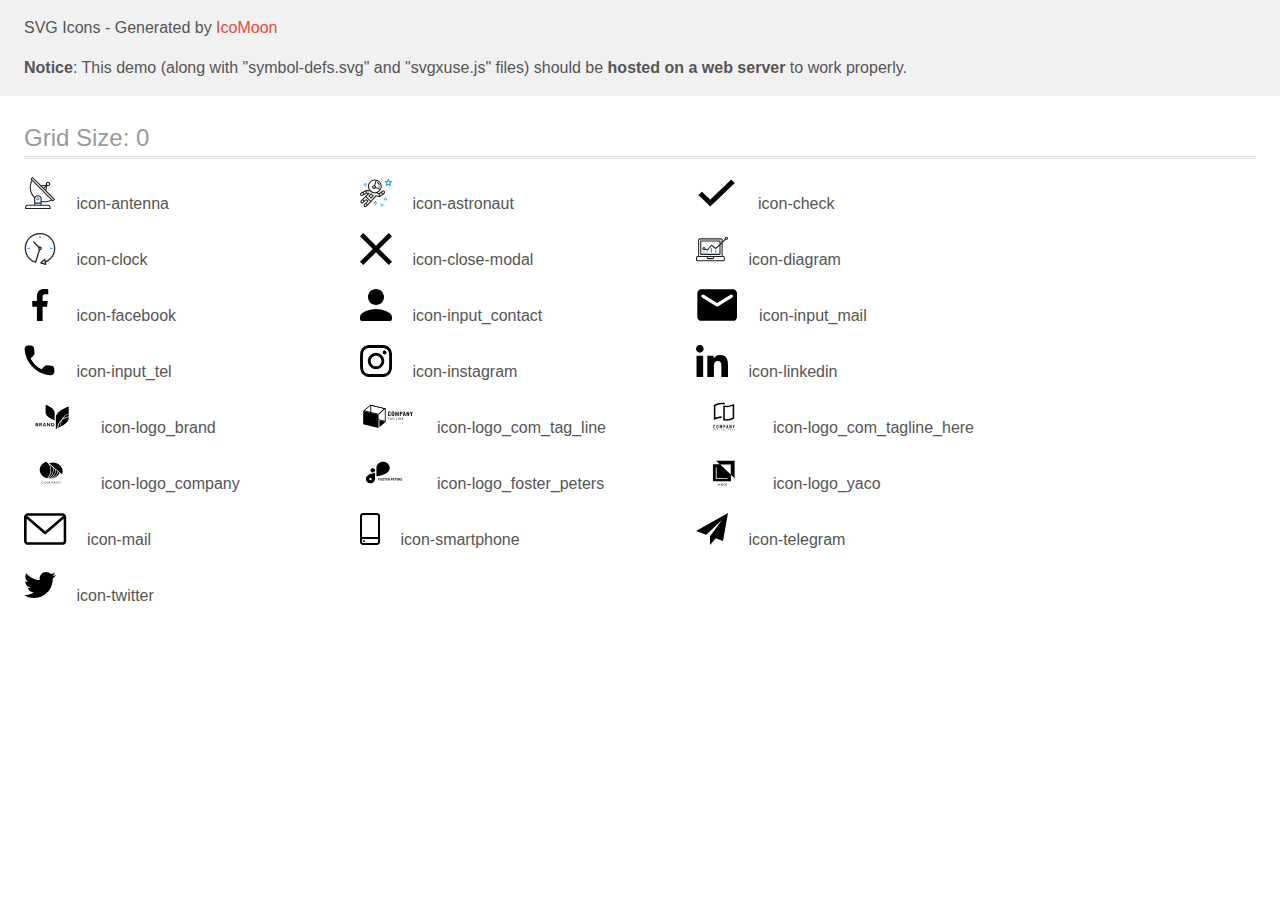
<file: images/icons/sprite/demo-external-svg.html>
<!doctype html>
<html>
<head>
    <title>IcoMoon - SVG Icons</title>
    <meta charset="utf-8">
    <meta name="viewport" content="width=device-width, initial-scale=1">
    <link rel="stylesheet" href="demo-files/demo.css">
    <link rel="stylesheet" href="style.css">
</head>
<body>
<header class="bgc1 clearfix">
<div class="mhl">
    <p>SVG Icons - Generated by <a href="https://icomoon.io/app">IcoMoon</a></p><p><strong>Notice</strong>: This demo (along with "symbol-defs.svg" and "svgxuse.js" files) should be <b>hosted on a web server</b> to work properly.</p>
</div>
</header>
    <div class="clearfix mhl ptl">
        <h1 class="mvm mtn fgc1">Grid Size: 0</h1>
        <div class="glyph fs1">
            <div class="clearfix pbs">
                <svg class="icon icon-antenna"><use xlink:href="symbol-defs.svg#icon-antenna"></use></svg><span class="name"> icon-antenna</span>
            </div>
        </div>
        <div class="glyph fs1">
            <div class="clearfix pbs">
                <svg class="icon icon-astronaut"><use xlink:href="symbol-defs.svg#icon-astronaut"></use></svg><span class="name"> icon-astronaut</span>
            </div>
        </div>
        <div class="glyph fs1">
            <div class="clearfix pbs">
                <svg class="icon icon-check"><use xlink:href="symbol-defs.svg#icon-check"></use></svg><span class="name"> icon-check</span>
            </div>
        </div>
        <div class="glyph fs1">
            <div class="clearfix pbs">
                <svg class="icon icon-clock"><use xlink:href="symbol-defs.svg#icon-clock"></use></svg><span class="name"> icon-clock</span>
            </div>
        </div>
        <div class="glyph fs1">
            <div class="clearfix pbs">
                <svg class="icon icon-close-modal"><use xlink:href="symbol-defs.svg#icon-close-modal"></use></svg><span class="name"> icon-close-modal</span>
            </div>
        </div>
        <div class="glyph fs1">
            <div class="clearfix pbs">
                <svg class="icon icon-diagram"><use xlink:href="symbol-defs.svg#icon-diagram"></use></svg><span class="name"> icon-diagram</span>
            </div>
        </div>
        <div class="glyph fs1">
            <div class="clearfix pbs">
                <svg class="icon icon-facebook"><use xlink:href="symbol-defs.svg#icon-facebook"></use></svg><span class="name"> icon-facebook</span>
            </div>
        </div>
        <div class="glyph fs1">
            <div class="clearfix pbs">
                <svg class="icon icon-input_contact"><use xlink:href="symbol-defs.svg#icon-input_contact"></use></svg><span class="name"> icon-input_contact</span>
            </div>
        </div>
        <div class="glyph fs1">
            <div class="clearfix pbs">
                <svg class="icon icon-input_mail"><use xlink:href="symbol-defs.svg#icon-input_mail"></use></svg><span class="name"> icon-input_mail</span>
            </div>
        </div>
        <div class="glyph fs1">
            <div class="clearfix pbs">
                <svg class="icon icon-input_tel"><use xlink:href="symbol-defs.svg#icon-input_tel"></use></svg><span class="name"> icon-input_tel</span>
            </div>
        </div>
        <div class="glyph fs1">
            <div class="clearfix pbs">
                <svg class="icon icon-instagram"><use xlink:href="symbol-defs.svg#icon-instagram"></use></svg><span class="name"> icon-instagram</span>
            </div>
        </div>
        <div class="glyph fs1">
            <div class="clearfix pbs">
                <svg class="icon icon-linkedin"><use xlink:href="symbol-defs.svg#icon-linkedin"></use></svg><span class="name"> icon-linkedin</span>
            </div>
        </div>
        <div class="glyph fs1">
            <div class="clearfix pbs">
                <svg class="icon icon-logo_brand"><use xlink:href="symbol-defs.svg#icon-logo_brand"></use></svg><span class="name"> icon-logo_brand</span>
            </div>
        </div>
        <div class="glyph fs1">
            <div class="clearfix pbs">
                <svg class="icon icon-logo_com_tag_line"><use xlink:href="symbol-defs.svg#icon-logo_com_tag_line"></use></svg><span class="name"> icon-logo_com_tag_line</span>
            </div>
        </div>
        <div class="glyph fs1">
            <div class="clearfix pbs">
                <svg class="icon icon-logo_com_tagline_here"><use xlink:href="symbol-defs.svg#icon-logo_com_tagline_here"></use></svg><span class="name"> icon-logo_com_tagline_here</span>
            </div>
        </div>
        <div class="glyph fs1">
            <div class="clearfix pbs">
                <svg class="icon icon-logo_company"><use xlink:href="symbol-defs.svg#icon-logo_company"></use></svg><span class="name"> icon-logo_company</span>
            </div>
        </div>
        <div class="glyph fs1">
            <div class="clearfix pbs">
                <svg class="icon icon-logo_foster_peters"><use xlink:href="symbol-defs.svg#icon-logo_foster_peters"></use></svg><span class="name"> icon-logo_foster_peters</span>
            </div>
        </div>
        <div class="glyph fs1">
            <div class="clearfix pbs">
                <svg class="icon icon-logo_yaco"><use xlink:href="symbol-defs.svg#icon-logo_yaco"></use></svg><span class="name"> icon-logo_yaco</span>
            </div>
        </div>
        <div class="glyph fs1">
            <div class="clearfix pbs">
                <svg class="icon icon-mail"><use xlink:href="symbol-defs.svg#icon-mail"></use></svg><span class="name"> icon-mail</span>
            </div>
        </div>
        <div class="glyph fs1">
            <div class="clearfix pbs">
                <svg class="icon icon-smartphone"><use xlink:href="symbol-defs.svg#icon-smartphone"></use></svg><span class="name"> icon-smartphone</span>
            </div>
        </div>
        <div class="glyph fs1">
            <div class="clearfix pbs">
                <svg class="icon icon-telegram"><use xlink:href="symbol-defs.svg#icon-telegram"></use></svg><span class="name"> icon-telegram</span>
            </div>
        </div>
        <div class="glyph fs1">
            <div class="clearfix pbs">
                <svg class="icon icon-twitter"><use xlink:href="symbol-defs.svg#icon-twitter"></use></svg><span class="name"> icon-twitter</span>
            </div>
        </div>
  </div>
<script defer src="svgxuse.js"></script>
</body>
</html>
</file>
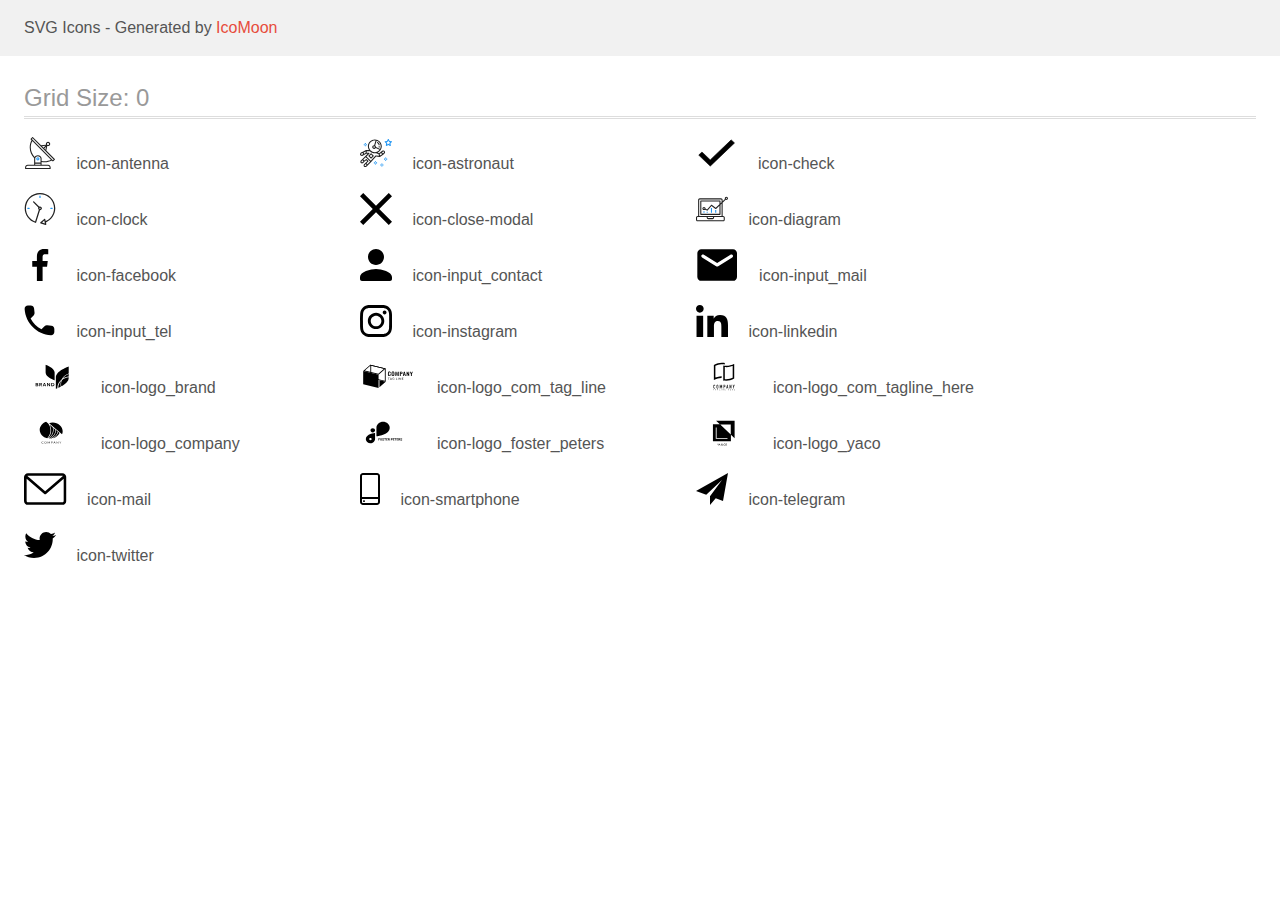
<file: images/icons/sprite/demo.html>
<!doctype html>
<html>
<head>
    <title>IcoMoon - SVG Icons</title>
    <meta charset="utf-8">
    <meta name="viewport" content="width=device-width, initial-scale=1">
    <link rel="stylesheet" href="demo-files/demo.css">
    <link rel="stylesheet" href="style.css">
</head>
<body>
<svg aria-hidden="true" style="position: absolute; width: 0; height: 0; overflow: hidden;" version="1.1" xmlns="http://www.w3.org/2000/svg" xmlns:xlink="http://www.w3.org/1999/xlink">
<defs>
<symbol id="icon-antenna" viewBox="0 0 32 32">
<path fill="#212121" style="fill: var(--color1, #212121)" d="M30.773 22.098l-8.443-8.505 0.937-4.616c0.225 0.090 0.485 0.144 0.758 0.146h0.007c0.008 0 0.017 0 0.026 0 1.192 0 2.159-0.967 2.159-2.159s-0.967-2.159-2.159-2.159c-1.192 0-2.159 0.967-2.159 2.159 0 0.259 0.046 0.508 0.13 0.739l-0.005-0.015-4.96 0.606-8.091-8.133c-0.096-0.098-0.229-0.159-0.376-0.16h-0c-0.14 0.001-0.274 0.057-0.373 0.155l-1.512 1.504c-0.096 0.097-0.156 0.23-0.156 0.377s0.060 0.281 0.156 0.377v0l0.814 0.825c-1.143 2.062-1.816 4.522-1.816 7.139 0 4.106 1.656 7.824 4.336 10.525l-0.001-0.001c0.043 0.041 0.092 0.074 0.146 0.097-0.032 0.164-0.051 0.353-0.052 0.546v6.188h-6.4c-1.472 0.001-2.666 1.194-2.667 2.666v1.067c0 0.295 0.239 0.534 0.534 0.534h24.534c0.294 0 0.533-0.239 0.533-0.534v-1.067c-0.002-1.472-1.195-2.665-2.666-2.666h-6.4v-2.742c1.003 0.21 2.024 0.317 3.049 0.32 2.58-0.003 5.005-0.663 7.117-1.822l-0.077 0.039 0.818 0.823c0.099 0.101 0.235 0.159 0.376 0.16 0.14-0.001 0.274-0.057 0.373-0.155l1.512-1.504c0.096-0.097 0.156-0.23 0.156-0.377s-0.060-0.281-0.156-0.377v0zM23.28 6.233c0.193-0.192 0.459-0.31 0.752-0.31 0.589 0 1.067 0.478 1.067 1.066s-0.477 1.066-1.067 1.066c-0 0-0 0-0 0h-0.004c-0.587-0.003-1.061-0.479-1.061-1.066 0-0.295 0.12-0.563 0.314-0.756l0-0h-0.002zM22.024 9.737l-0.598 2.946-1.175-1.183 1.774-1.763zM21.419 8.835l-1.92 1.909-1.486-1.493 3.406-0.416zM24.004 28.8c0.884 0 1.6 0.716 1.6 1.6v0 0.534h-23.466v-0.534c0-0.884 0.716-1.6 1.6-1.6v0h20.267zM16.538 26.666v1.067h-5.334v-1.067h5.334zM11.204 25.6v-4.053c0-1.294 1.196-2.346 2.667-2.346s2.667 1.053 2.667 2.346v4.053h-5.334zM17.604 23.904v-2.357c0-1.882-1.675-3.413-3.733-3.413-0.017-0-0.038-0-0.058-0-1.353 0-2.54 0.707-3.213 1.771l-0.009 0.016c-2.36-2.482-3.812-5.846-3.812-9.55 0-2.314 0.567-4.496 1.569-6.414l-0.036 0.077 18.602 18.709c-1.823 0.947-3.979 1.502-6.266 1.502-1.079 0-2.128-0.124-3.136-0.357l0.093 0.018zM28.893 23.22l-21.057-21.181 0.754-0.752 7.935 7.98c0.004 0 0.006 0.007 0.010 0.010l13.114 13.191-0.757 0.752z"></path>
<path fill="#2196f3" style="fill: var(--color2, #2196f3)" d="M13.876 20.267h-0.005c-0.001 0-0.002 0-0.002 0-0.884 0-1.6 0.716-1.6 1.6s0.715 1.599 1.597 1.6h0.005c0.001 0 0.001 0 0.002 0 0.884 0 1.6-0.716 1.6-1.6s-0.715-1.599-1.598-1.6h-0zM14.249 22.245c-0.096 0.096-0.229 0.155-0.376 0.155-0.295 0-0.534-0.239-0.534-0.534s0.238-0.533 0.532-0.533h0c0.293 0.001 0.531 0.239 0.531 0.533 0 0.148-0.060 0.282-0.157 0.378l-0 0h0.005z"></path>
</symbol>
<symbol id="icon-astronaut" viewBox="0 0 32 32">
<path fill="#2196f3" style="fill: var(--color2, #2196f3)" d="M31.974 4.524c-0.064-0.191-0.227-0.332-0.427-0.362l-0.003-0-1.911-0.278-0.855-1.731c-0.179-0.365-0.777-0.365-0.956 0l-0.855 1.731-1.911 0.278c-0.26 0.039-0.457 0.26-0.457 0.528 0 0.15 0.062 0.285 0.161 0.382l1.383 1.348-0.326 1.903c-0.034 0.2 0.048 0.402 0.212 0.522 0.166 0.12 0.383 0.135 0.562 0.040l1.709-0.899 1.709 0.899c0.072 0.038 0.157 0.061 0.247 0.061 0.295 0 0.534-0.239 0.534-0.534 0-0.031-0.003-0.062-0.008-0.092l0 0.003-0.326-1.903 1.383-1.348c0.099-0.097 0.161-0.233 0.161-0.382 0-0.059-0.009-0.115-0.027-0.168l0.001 0.004zM29.511 5.851c-0.126 0.122-0.183 0.299-0.153 0.472l0.191 1.114-1-0.526c-0.072-0.039-0.158-0.062-0.249-0.062s-0.177 0.023-0.252 0.063l0.003-0.001-1 0.526 0.191-1.114c0.005-0.027 0.008-0.059 0.008-0.091 0-0.149-0.061-0.285-0.16-0.381l-0-0-0.811-0.79 1.119-0.162c0.174-0.025 0.324-0.134 0.402-0.292l0.5-1.013 0.5 1.013c0.078 0.158 0.228 0.267 0.402 0.292l1.119 0.162-0.809 0.79zM26.134 20.522h-1.067v1.067h1.067v-1.067zM26.134 22.656h-1.067v1.066h1.067v-1.066zM27.2 21.589h-1.067v1.067h1.067v-1.067zM25.067 21.589h-1.067v1.067h1.067v-1.067zM22.4 26.389h-1.067v1.067h1.067v-1.067zM22.4 28.523h-1.067v1.067h1.067v-1.067zM23.467 27.456h-1.067v1.067h1.067v-1.067zM21.334 27.456h-1.067v1.067h1.067v-1.067zM16 24.256h-1.066v1.067h1.066v-1.067zM16 26.389h-1.066v1.067h1.066v-1.067zM17.067 25.322h-1.067v1.067h1.067v-1.067zM14.934 25.322h-1.067v1.067h1.067v-1.067zM5.867 6.122h-1.066v1.066h1.066v-1.066zM5.867 8.256h-1.066v1.066h1.066v-1.066zM6.933 7.189h-1.067v1.067h1.066v-1.067zM4.8 7.189h-1.067v1.067h1.067v-1.067z"></path>
<path fill="#212121" style="fill: var(--color1, #212121)" d="M24.715 14.16c-0.28-0.376-0.698-0.636-1.179-0.703l-0.009-0.001c-0.076-0.012-0.164-0.018-0.254-0.018-0.411 0-0.789 0.139-1.090 0.373l0.004-0.003-1.253 0.96-1.898 1.417-1.358-0.541c2.421-1.086 4.113-3.508 4.113-6.32 0-3.823-3.122-6.934-6.961-6.934s-6.961 3.11-6.961 6.934c0 1.386 0.415 2.674 1.12 3.759l-2.768-0.024c-0.009 0-0.016 0.005-0.023 0.005-0.057 0.003-0.11 0.014-0.159 0.033l0.004-0.001c-0.013 0.005-0.026 0.007-0.038 0.013-0.006 0.003-0.013 0.003-0.019 0.006l-3.233 1.596c-0 0-0.001 0-0.001 0.001l-1.893 0.91c-0.024 0.011-0.045 0.023-0.065 0.036l0.001-0.001c-0.482 0.324-0.795 0.867-0.795 1.483 0 0.297 0.073 0.577 0.201 0.823l-0.005-0.010c0.22 0.424 0.592 0.742 1.043 0.885l0.013 0.003c0.161 0.053 0.345 0.083 0.537 0.083 0.308 0 0.598-0.078 0.851-0.216l-0.009 0.005 1.388-0.738 2.264-1.169 1.357-0.008-5.442 5.415c0 0.001-0.001 0.001-0.001 0.001l-1.339 1.333c-0.303 0.299-0.491 0.714-0.491 1.173 0 0.002 0 0.003 0 0.005v-0c0.002 0.919 0.748 1.664 1.667 1.664 0.001 0 0.002 0 0.002 0h-0c0.428 0 0.854-0.162 1.18-0.485l1.314-1.309 1.741-1.3 0.901 0.897-3.102 3.088c-0.303 0.299-0.491 0.714-0.491 1.173 0 0.001 0 0.003 0 0.004v-0c0 0.445 0.174 0.864 0.49 1.179 0.302 0.3 0.717 0.485 1.176 0.485 0.001 0 0.002 0 0.003 0h-0c0.427 0 0.855-0.162 1.18-0.485l4.488-4.472c0.007-0.006 0.016-0.009 0.022-0.016l5.166-5.658 3.471 0.494c0.025 0.004 0.050 0.006 0.075 0.006 0.064 0 0.127-0.016 0.187-0.038 0.017-0.006 0.032-0.015 0.049-0.023 0.019-0.010 0.039-0.015 0.058-0.027l3.213-2.133c0.012-0.008 0.018-0.021 0.029-0.030 0.013-0.010 0.029-0.014 0.041-0.026l1.271-1.191c0.348-0.326 0.564-0.787 0.564-1.3 0-0.4-0.132-0.769-0.355-1.066l0.003 0.005zM2.13 17.77c-0.098 0.054-0.215 0.086-0.34 0.086-0.078 0-0.153-0.013-0.224-0.036l0.005 0.001c-0.294-0.093-0.504-0.364-0.504-0.683 0-0.235 0.114-0.444 0.289-0.575l0.002-0.001 1.314-0.632 0.316 0.924 0.133 0.389-0.992 0.527zM5.627 15.942l-1.548 0.8-0.255-0.746-0.184-0.537 2.027-1.001-0.040 1.484zM20.727 9.322c0 0.918-0.219 1.785-0.599 2.56l-4.181-1.899c-0.044-0.575-0.342-1.072-0.782-1.384l-0.006-0.004 1.464-4.861c2.377 0.757 4.104 2.975 4.104 5.588zM8.938 9.322c0-3.235 2.644-5.867 5.894-5.867 0.253 0 0.5 0.022 0.745 0.053l-1.432 4.753c-0.019 0-0.037-0.006-0.057-0.006-0 0-0.001 0-0.001 0-1.032 0-1.869 0.835-1.872 1.867v0c0.003 1.031 0.84 1.867 1.872 1.867 0 0 0 0 0.001 0h-0c0.695 0 1.295-0.383 1.618-0.944l3.863 1.755c-1.075 1.447-2.795 2.39-4.737 2.39-3.25 0-5.894-2.632-5.894-5.867zM14.895 10.122c0 0.441-0.362 0.8-0.806 0.8-0 0-0.001 0-0.001 0-0.443 0-0.802-0.358-0.804-0.8v-0c0-0.441 0.361-0.8 0.806-0.8s0.806 0.359 0.806 0.8zM2.464 25.146c-0.11 0.109-0.261 0.176-0.428 0.176s-0.317-0.067-0.427-0.175l0 0c-0.109-0.108-0.176-0.257-0.176-0.422s0.067-0.314 0.176-0.422l0-0 0.962-0.959 0.852 0.848-0.959 0.954zM5.678 28.88c-0.11 0.109-0.261 0.176-0.428 0.176s-0.317-0.067-0.427-0.175l0 0c-0.109-0.108-0.176-0.257-0.176-0.422s0.067-0.314 0.176-0.422l0-0 0.963-0.959 0.852 0.848-0.96 0.955zM9.16 25.411l-0.001 0.001-1.765 1.76-0.852-0.848 1.765-1.757c0.040-0.040 0.065-0.088 0.090-0.136 0.007-0.014 0.020-0.026 0.026-0.040 0.016-0.041 0.019-0.085 0.026-0.128 0.003-0.025 0.014-0.048 0.014-0.073 0-0.035-0.013-0.070-0.020-0.105-0.006-0.032-0.006-0.064-0.019-0.096-0.025-0.053-0.055-0.098-0.092-0.138l0 0c-0.010-0.012-0.014-0.026-0.025-0.038h-0.001s0-0.001-0.001-0.002l-1.607-1.6c-0.017-0.017-0.039-0.024-0.058-0.038-0.025-0.021-0.054-0.040-0.084-0.056l-0.003-0.001c-0.026-0.012-0.058-0.023-0.090-0.031l-0.003-0.001c-0.030-0.009-0.065-0.017-0.101-0.020l-0.002-0c-0.007-0-0.015-0-0.023-0-0.026 0-0.051 0.002-0.075 0.005l0.003-0c-0.036 0.005-0.069 0.009-0.104 0.021s-0.064 0.027-0.094 0.045c-0.020 0.011-0.043 0.015-0.061 0.029l-1.774 1.324-0.901-0.897 2.399-2.386 4.36 4.289-0.928 0.919zM15.979 18.394c-0.016-0.002-0.030 0.004-0.046 0.003-0.008-0-0.017-0.001-0.027-0.001-0.031 0-0.062 0.003-0.092 0.008l0.003-0c-0.070 0.011-0.132 0.035-0.187 0.070l0.002-0.001c-0.030 0.018-0.057 0.037-0.083 0.061-0.013 0.011-0.028 0.016-0.040 0.029l-4.698 5.146-4.328-4.256 2.833-2.818c0.096-0.097 0.156-0.23 0.156-0.377 0-0.295-0.239-0.534-0.534-0.534-0.001 0-0.001 0-0.002 0h0l-2.219 0.013 0.028-1.607 3.104 0.027c1.264 1.297 3.027 2.101 4.978 2.101 0.001 0 0.002 0 0.003 0h-0c0.438 0 0.864-0.046 1.28-0.122 0.040 0.032 0.080 0.064 0.129 0.085l2.41 0.96 0.152 0.758 0.178 0.886-3.003-0.427zM20.020 18.572l-0.313-1.558 1.446-1.080 0.946 1.257-2.080 1.381zM23.773 15.741l-0.837 0.785-0.931-1.236 0.831-0.637c0.155-0.119 0.351-0.168 0.543-0.143 0.193 0.027 0.364 0.128 0.48 0.284 0.088 0.117 0.141 0.265 0.141 0.426 0 0.206-0.087 0.391-0.226 0.521l-0 0z"></path>
<path fill="#212121" style="fill: var(--color1, #212121)" d="M13.602 18.544l-2.143-2.134c-0.096-0.096-0.229-0.155-0.376-0.155s-0.28 0.059-0.376 0.155l-2.143 2.133c-0.097 0.097-0.156 0.23-0.156 0.378s0.060 0.281 0.156 0.378l-0-0 2.142 2.134c0.096 0.096 0.229 0.156 0.376 0.156s0.28-0.059 0.376-0.156v0l2.143-2.134c0.097-0.097 0.157-0.23 0.157-0.378s-0.060-0.281-0.157-0.378l-0-0zM11.083 20.303l-1.387-1.381 1.386-1.381 1.387 1.381-1.387 1.381zM17.164 5.071l-0.258 1.036c0.071 0.018 1.738 0.452 1.738 2.149h1.067c0-2.017-1.666-2.965-2.547-3.184zM19.711 9.322h-1.067v1.066h1.067v-1.066z"></path>
</symbol>
<symbol id="icon-check" viewBox="0 0 42 32">
<path stroke-linejoin="miter" stroke-linecap="butt" stroke-miterlimit="4" stroke-width="0.64" d="M6.262 15.206l-0.221-0.211-0.221 0.208-3.085 2.925 0.243 0.234 11.408 10.88 0.221-0.211 24.256-23.139-0.243-0.23-3.043-2.902-0.221 0.211-20.97 19.987-8.125-7.75z"></path>
</symbol>
<symbol id="icon-clock" viewBox="0 0 32 32">
<path fill="#212121" style="fill: var(--color1, #212121)" d="M31.296 15.301c-0.001-8.452-6.855-15.303-15.308-15.301s-15.303 6.855-15.301 15.308c0.002 6.788 4.422 12.543 10.541 14.545l0.108 0.031c0.061 0.019 0.123 0.029 0.187 0.029 0.12 0 0.238-0.032 0.342-0.094 0.135-0.080 0.236-0.207 0.283-0.357l3.865-12.25c1.054-0.004 1.906-0.859 1.906-1.913 0-1.056-0.856-1.913-1.913-1.913-0.303 0-0.59 0.071-0.845 0.196l0.011-0.005-5.106-5.107c-0.114-0.11-0.271-0.179-0.443-0.179-0.352 0-0.638 0.286-0.638 0.638 0 0.172 0.068 0.328 0.179 0.443l-0-0 5.103 5.109c-0.121 0.241-0.191 0.525-0.191 0.826 0 0.602 0.283 1.137 0.723 1.48l0.004 0.003-3.682 11.673c-7.278-2.681-11.004-10.754-8.324-18.032s10.754-11.004 18.032-8.323c7.278 2.681 11.004 10.754 8.323 18.032-1.345 3.581-4.003 6.406-7.374 7.938l-0.088 0.036-0.398-1.874c-0.063-0.291-0.318-0.506-0.624-0.506-0.164 0-0.313 0.062-0.426 0.163l0.001-0.001-3.837 3.426c-0.132 0.117-0.214 0.287-0.214 0.477 0 0.283 0.185 0.524 0.441 0.606l0.005 0.001 4.899 1.563c0.058 0.020 0.126 0.031 0.196 0.031 0.352 0 0.637-0.285 0.637-0.637 0-0.047-0.005-0.093-0.015-0.138l0.001 0.004-0.391-1.839c5.528-2.374 9.329-7.772 9.329-14.057 0-0.011 0-0.023-0-0.034v0.002zM15.992 14.664c0.352 0 0.638 0.286 0.638 0.638s-0.285 0.638-0.638 0.638v0c-0.352 0-0.638-0.286-0.638-0.638s0.286-0.638 0.638-0.638v0zM18.092 29.528l2.184-1.948 0.603 2.84-2.787-0.892z"></path>
<path fill="#2196f3" style="fill: var(--color2, #2196f3)" d="M15.354 3.185v1.275c0 0.352 0.286 0.638 0.638 0.638s0.638-0.285 0.638-0.638v0-1.275c0-0.352-0.285-0.638-0.638-0.638s-0.638 0.285-0.638 0.638v0zM3.876 14.664c-0.352 0-0.638 0.286-0.638 0.638s0.285 0.638 0.638 0.638h1.275c0.352 0 0.638-0.286 0.638-0.638s-0.285-0.638-0.638-0.638h-1.275zM28.108 15.939c0.352 0 0.638-0.286 0.638-0.638s-0.285-0.638-0.638-0.638h-1.275c-0.352 0-0.638 0.286-0.638 0.638s0.285 0.638 0.638 0.638h1.275z"></path>
</symbol>
<symbol id="icon-close-modal" viewBox="0 0 32 32">
<path d="M32 3.223l-3.223-3.223-12.777 12.777-12.777-12.777-3.223 3.223 12.777 12.777-12.777 12.777 3.223 3.223 12.777-12.777 12.777 12.777 3.223-3.223-12.777-12.777 12.777-12.777z"></path>
</symbol>
<symbol id="icon-diagram" viewBox="0 0 32 32">
<path fill="#2196f3" style="fill: var(--color2, #2196f3)" d="M14.926 14.965h1.066v4.798h-1.066v-4.798zM19.19 17.097h1.066v2.665h-1.066v-2.665zM10.661 18.696h1.066v1.066h-1.066v-1.066zM7.463 18.163h1.066v1.599h-1.066v-1.599z"></path>
<path fill="#212121" style="fill: var(--color1, #212121)" d="M1.599 28.291h25.586c0 0 0 0 0 0 0.883 0 1.599-0.716 1.599-1.599v0-2.132c0-0.883-0.716-1.599-1.599-1.599v0h-0.533v-13.294l3.028-2.868c0.207 0.104 0.452 0.166 0.711 0.166 0.888 0 1.608-0.72 1.608-1.608s-0.72-1.608-1.608-1.608c-0.888 0-1.608 0.72-1.608 1.608 0 0.247 0.056 0.481 0.155 0.69l-0.004-0.010-2.281 2.162v-1.23c0-0.883-0.716-1.599-1.599-1.599v0h-21.323c-0.883 0-1.599 0.716-1.599 1.599v0 15.992h-0.533c-0.883 0-1.599 0.716-1.599 1.599v0 2.132c0 0.883 0.716 1.599 1.599 1.599v0zM30.384 4.837c0.294 0 0.533 0.239 0.533 0.533s-0.239 0.533-0.533 0.533v0c-0.294 0-0.533-0.239-0.533-0.533s0.239-0.533 0.533-0.533v0zM3.198 6.969c0-0.294 0.239-0.533 0.533-0.533h21.323c0.294 0 0.533 0.239 0.533 0.533v2.239l-1.066 1.013v-2.185c0-0.295-0.239-0.534-0.534-0.534h-19.189c-0.294 0-0.534 0.239-0.534 0.533v13.327c0 0.294 0.239 0.533 0.534 0.533h19.189c0.295 0 0.534-0.239 0.534-0.533v-9.675l1.066-1.010v12.283h-22.389v-15.991zM7.996 13.899c-0.001 0-0.003 0-0.005 0-0.883 0-1.599 0.716-1.599 1.599s0.716 1.599 1.599 1.599c0.432 0 0.824-0.172 1.112-0.45l-0 0 1.853 0.93c0.215 0.107 0.476 0.057 0.636-0.122l3.939-4.432 3.872 2.902c0.208 0.155 0.498 0.139 0.686-0.039l3.365-3.188v8.131h-18.123v-12.261h18.123v2.661l-3.771 3.572-3.904-2.927c-0.088-0.067-0.2-0.107-0.32-0.107-0.158 0-0.3 0.069-0.398 0.178l-0 0.001-3.993 4.493-1.493-0.746c0.011-0.064 0.017-0.128 0.020-0.193 0-0.883-0.716-1.599-1.599-1.599v0zM8.529 15.498c0 0.294-0.239 0.533-0.533 0.533s-0.533-0.239-0.533-0.533v0c0-0.294 0.239-0.533 0.533-0.533s0.533 0.239 0.533 0.533v0zM11.727 24.026h5.33v0.533c0 0.294-0.238 0.533-0.533 0.533h-4.265c-0.294 0-0.533-0.239-0.533-0.533v0-0.533zM1.067 24.56c0-0.294 0.238-0.533 0.533-0.533h9.062v0.533c0 0.883 0.716 1.599 1.599 1.599v0h4.265c0.883 0 1.599-0.716 1.599-1.599v0-0.533h9.062c0.294 0 0.533 0.239 0.533 0.533v2.132c0 0.294-0.239 0.533-0.533 0.533h-25.586c-0 0-0 0-0 0-0.294 0-0.533-0.239-0.533-0.533 0 0 0 0 0 0v0-2.132z"></path>
</symbol>
<symbol id="icon-facebook" viewBox="0 0 32 32">
<path d="M21.328 5.312h2.923v-5.088c-1.232-0.143-2.66-0.224-4.108-0.224-0.052 0-0.104 0-0.156 0l0.008-0c-4.213 0-7.099 2.65-7.099 7.52v4.48h-4.646v5.688h4.646v14.312h5.699v-14.31h4.459l0.707-5.688h-5.168v-3.922c0-1.643 0.443-2.768 2.734-2.768z"></path>
</symbol>
<symbol id="icon-input_contact" viewBox="0 0 32 32">
<path d="M16 16c4.418 0 8-3.582 8-8s-3.582-8-8-8v0c-4.418 0-8 3.582-8 8s3.582 8 8 8v0zM16 20c-5.339 0-16 2.68-16 8v2c0 1.099 0.901 2 2 2h28c1.099 0 2-0.901 2-2v-2c0-5.32-10.661-8-16-8z"></path>
</symbol>
<symbol id="icon-input_mail" viewBox="0 0 43 32">
<path d="M37.333 0h-32c-2.2 0-3.981 1.8-3.981 4l-0.019 24c0 2.2 1.8 4 4 4h32c2.2 0 4-1.8 4-4v-24c0-2.2-1.8-4-4-4zM36.533 8.501l-14.139 8.837c-0.302 0.188-0.668 0.3-1.060 0.3s-0.758-0.112-1.069-0.305l0.009 0.005-14.141-8.84c-0.503-0.301-0.835-0.843-0.835-1.463 0-0.938 0.761-1.699 1.699-1.699 0.349 0 0.673 0.105 0.943 0.285l-0.006-0.004 13.4 8.381 13.4-8.381c0.264-0.176 0.588-0.282 0.937-0.282 0.938 0 1.699 0.761 1.699 1.699 0 0.62-0.332 1.162-0.828 1.459l-0.008 0.004z"></path>
</symbol>
<symbol id="icon-input_tel" viewBox="0 0 32 32">
<path d="M27.419 20.853l-4.201-0.48c-0.116-0.014-0.25-0.023-0.385-0.023-0.909 0-1.732 0.369-2.328 0.964l-3.045 3.045c-4.718-2.435-8.467-6.185-10.835-10.764l-0.065-0.139 3.063-3.056c0.596-0.596 0.964-1.419 0.964-2.328 0-0.136-0.008-0.27-0.024-0.401l0.002 0.016-0.48-4.169c-0.199-1.655-1.595-2.926-3.287-2.926-0.001 0-0.003 0-0.004 0h-2.861c-1.87-0.005-3.424 1.55-3.31 3.417 0.878 14.126 12.176 25.408 26.286 26.286 1.867 0.114 3.424-1.44 3.424-3.31v-2.862c0-0.005 0-0.010 0-0.016 0-1.681-1.266-3.067-2.897-3.256l-0.015-0.001z"></path>
</symbol>
<symbol id="icon-instagram" viewBox="0 0 32 32">
<path d="M31.968 9.408c-0.074-1.701-0.349-2.869-0.742-3.882-0.424-1.111-1.054-2.059-1.85-2.837l-0.001-0.001c-0.78-0.792-1.724-1.419-2.778-1.827l-0.054-0.018c-1.019-0.394-2.181-0.667-3.882-0.742-1.712-0.082-2.256-0.101-6.602-0.101-4.344 0-4.888 0.019-6.595 0.094-1.699 0.074-2.869 0.349-3.88 0.742-1.112 0.424-2.060 1.054-2.839 1.85l-0.001 0.001c-0.791 0.78-1.418 1.724-1.825 2.778l-0.018 0.054c-0.395 1.019-0.669 2.181-0.744 3.882-0.082 1.712-0.101 2.256-0.101 6.602 0 4.344 0.019 4.888 0.094 6.595 0.075 1.701 0.35 2.869 0.744 3.882 0.426 1.11 1.055 2.057 1.849 2.837l0.001 0.001c0.8 0.813 1.77 1.443 2.832 1.843 1.019 0.395 2.182 0.67 3.882 0.744 1.707 0.075 2.251 0.094 6.595 0.094 4.346 0 4.89-0.019 6.595-0.094 1.701-0.074 2.869-0.349 3.882-0.742 2.157-0.85 3.833-2.526 4.664-4.628l0.019-0.055c0.394-1.019 0.669-2.182 0.744-3.882 0.075-1.707 0.093-2.251 0.093-6.595s-0.006-4.888-0.080-6.595zM29.088 22.474c-0.070 1.563-0.333 2.406-0.55 2.97-0.552 1.399-1.64 2.486-3.004 3.024l-0.036 0.012c-0.56 0.219-1.411 0.482-2.968 0.55-1.688 0.075-2.194 0.094-6.464 0.094-4.269 0-4.782-0.019-6.464-0.094-1.563-0.069-2.406-0.331-2.97-0.55-0.721-0.269-1.334-0.676-1.836-1.192l-0.001-0.001c-0.517-0.503-0.924-1.117-1.184-1.803l-0.011-0.034c-0.218-0.563-0.48-1.413-0.549-2.97-0.075-1.688-0.094-2.195-0.094-6.464 0-4.27 0.019-4.784 0.094-6.464 0.069-1.563 0.331-2.406 0.549-2.97 0.269-0.722 0.678-1.337 1.198-1.837l0.002-0.002c0.504-0.517 1.119-0.923 1.806-1.182l0.034-0.011c0.56-0.219 1.411-0.48 2.968-0.55 1.688-0.074 2.195-0.093 6.464-0.093 4.275 0 4.782 0.019 6.464 0.093 1.563 0.069 2.406 0.331 2.97 0.55 0.693 0.256 1.325 0.662 1.837 1.194 0.531 0.52 0.938 1.144 1.195 1.84 0.218 0.56 0.48 1.411 0.549 2.968 0.075 1.688 0.094 2.194 0.094 6.464 0 4.269-0.019 4.768-0.094 6.458z"></path>
<path d="M16.059 7.782c-4.539 0.002-8.218 3.682-8.219 8.221v0c0.091 4.471 3.737 8.060 8.221 8.060s8.13-3.589 8.221-8.052l0-0.009c-0.001-4.54-3.681-8.22-8.221-8.221h-0zM16.059 21.334c-2.945-0-5.332-2.388-5.332-5.333s2.388-5.333 5.333-5.333c0 0 0.001 0 0.001 0h-0c2.946 0 5.334 2.388 5.334 5.334s-2.388 5.334-5.334 5.334v0zM26.525 7.458c0 1.060-0.86 1.92-1.92 1.92s-1.92-0.86-1.92-1.92v0c0-1.060 0.86-1.92 1.92-1.92s1.92 0.86 1.92 1.92v0z"></path>
</symbol>
<symbol id="icon-linkedin" viewBox="0 0 32 32">
<path d="M31.992 32h0.008v-11.738c0-5.741-1.237-10.163-7.947-10.163-3.227 0-5.392 1.77-6.277 3.45h-0.093v-2.914h-6.365v21.363h6.627v-10.578c0-2.786 0.528-5.48 3.978-5.48 3.398 0 3.448 3.179 3.448 5.658v10.402h6.621zM0.528 10.635h6.635v21.365h-6.635v-21.365zM3.843 0c-2.123 0-3.843 1.721-3.843 3.843v0c0 2.12 1.722 3.878 3.843 3.878 2.12 0 3.842-1.757 3.842-3.878s-1.72-3.841-3.841-3.843h-0z"></path>
</symbol>
<symbol id="icon-logo_brand" viewBox="0 0 57 32">
<path d="M14.27 23.859c0.13 0.147 0.199 0.332 0.196 0.521 0.001 0.012 0.001 0.026 0.001 0.039 0 0.117-0.026 0.227-0.073 0.326l0.002-0.005c-0.056 0.119-0.135 0.218-0.232 0.296l-0.002 0.001c-0.221 0.152-0.494 0.243-0.789 0.243-0.032 0-0.064-0.001-0.096-0.003l0.004 0h-1.549v-3.301h1.517c0.027-0.002 0.058-0.003 0.090-0.003 0.279 0 0.539 0.083 0.756 0.225l-0.005-0.003c0.098 0.076 0.176 0.171 0.227 0.277 0.051 0.108 0.074 0.224 0.068 0.341 0.009 0.181-0.053 0.361-0.176 0.505-0.118 0.131-0.281 0.222-0.462 0.258 0.205 0.034 0.391 0.134 0.523 0.283zM12.454 23.361h0.649c0.147 0.010 0.293-0.029 0.412-0.11 0.047-0.039 0.085-0.088 0.109-0.144l0.001-0.003c0.019-0.043 0.030-0.092 0.030-0.145 0-0.011-0.001-0.022-0.001-0.033l0 0.001c0.001-0.008 0.001-0.018 0.001-0.028 0-0.053-0.011-0.104-0.031-0.15l0.001 0.002c-0.025-0.058-0.062-0.108-0.108-0.147l-0.001-0c-0.105-0.071-0.234-0.113-0.373-0.113-0.018 0-0.036 0.001-0.054 0.002l0.002-0h-0.638v0.867zM13.578 24.627c0.051-0.040 0.091-0.091 0.118-0.149l0.001-0.003c0.022-0.046 0.034-0.101 0.034-0.158 0-0.009-0-0.018-0.001-0.027l0 0.001c0-0.007 0.001-0.016 0.001-0.024 0-0.059-0.013-0.115-0.037-0.165l0.001 0.002c-0.029-0.061-0.070-0.112-0.121-0.151l-0.001-0.001c-0.112-0.076-0.249-0.121-0.397-0.121-0.015 0-0.030 0-0.045 0.001l0.002-0h-0.68v0.908h0.689c0.155 0.008 0.308-0.032 0.435-0.115zM17.371 25.278l-0.843-1.291h-0.317v1.291h-0.726v-3.302h1.374c0.029-0.002 0.064-0.003 0.098-0.003 0.323 0 0.622 0.107 0.862 0.287l-0.004-0.003c0.192 0.179 0.308 0.415 0.327 0.666 0.002 0.021 0.002 0.045 0.002 0.069 0 0.241-0.086 0.461-0.228 0.633l0.001-0.002c-0.171 0.175-0.396 0.296-0.649 0.335l-0.006 0.001 0.899 1.319h-0.789zM16.21 23.538h0.594c0.412 0 0.619-0.166 0.619-0.5 0-0.008 0.001-0.017 0.001-0.027 0-0.063-0.013-0.122-0.035-0.176l0.001 0.003c-0.028-0.067-0.068-0.124-0.118-0.171l-0-0c-0.113-0.085-0.255-0.136-0.41-0.136-0.020 0-0.040 0.001-0.060 0.003l0.003-0h-0.601l0.007 1.005zM21.339 24.613h-1.446l-0.255 0.665h-0.761l1.328-3.265h0.823l1.323 3.265h-0.761l-0.25-0.665zM21.145 24.114l-0.529-1.394-0.529 1.394h1.057zM26.305 25.278h-0.72l-1.616-2.245v2.245h-0.719v-3.302h0.719l1.616 2.259v-2.259h0.72v3.302zM30.418 24.488c-0.149 0.249-0.376 0.452-0.652 0.582-0.28 0.132-0.608 0.209-0.955 0.209-0.021 0-0.041-0-0.062-0.001l0.003 0h-1.282v-3.302h1.283c0.018-0 0.039-0.001 0.060-0.001 0.345 0 0.673 0.075 0.968 0.209l-0.015-0.006c0.276 0.128 0.503 0.329 0.652 0.576 0.148 0.269 0.226 0.565 0.226 0.867s-0.077 0.597-0.226 0.866zM29.593 24.409c0.196-0.205 0.317-0.482 0.318-0.788v-0c0-0.289-0.113-0.569-0.318-0.788-0.223-0.177-0.509-0.284-0.82-0.284-0.029 0-0.058 0.001-0.086 0.003l0.004-0h-0.5v2.138h0.5c0.025 0.002 0.054 0.003 0.083 0.003 0.311 0 0.596-0.107 0.822-0.285l-0.003 0.002zM21.79 3.609s9.3 3.215 9.103 7.867v7.869s-9.294-3.216-9.1-7.869l-0.003-7.867zM39.179 17.503c1.757-1.107 3.788-1.792 5.909-1.994v-2.464c-2.444 0.863-4.517 2.427-5.909 4.458z"></path>
<path d="M38.124 18.245c1.437-2.651 3.93-4.696 6.964-5.716v-7.098s-13.245 4.58-12.965 11.205v11.203s0.59-0.205 1.519-0.589c0-0.358 0-0.719 0.043-1.083 0.274-3.075 1.87-5.925 4.439-7.924z"></path>
<path d="M36.864 22.407c0.069-0.777 0.225-1.546 0.463-2.294-1.599 1.725-2.568 3.867-2.769 6.122-0.020 0.213-0.030 0.426-0.036 0.645 1.105-0.483 1.942-0.895 2.761-1.334l-0.214 0.105c-0.235-1.067-0.304-2.159-0.206-3.244zM37.391 22.447c-0.026 0.273-0.041 0.589-0.041 0.909 0 0.718 0.074 1.419 0.216 2.094l-0.012-0.066c3.619-1.983 7.685-5.046 7.528-8.748v-0.323c-2.586 0.265-5.004 1.3-6.885 2.946-0.415 0.932-0.702 2.014-0.804 3.148l-0.003 0.040z"></path>
</symbol>
<symbol id="icon-logo_com_tag_line" viewBox="0 0 57 32">
<path d="M28.493 14.618c-0.203-0.262-0.326-0.596-0.326-0.958 0-0.036 0.001-0.071 0.004-0.107l-0 0.005v-1.538c0-0.471 0.107-0.829 0.321-1.075 0.213-0.245 0.581-0.367 1.101-0.366 0.489 0 0.837 0.105 1.042 0.313 0.224 0.266 0.333 0.591 0.308 0.919v0.362h-0.875v-0.366c0.003-0.119-0.005-0.239-0.026-0.358-0.015-0.087-0.060-0.161-0.125-0.212l-0.001-0.001c-0.079-0.053-0.175-0.084-0.279-0.084-0.013 0-0.026 0.001-0.039 0.001l0.002-0c-0.011-0.001-0.025-0.001-0.038-0.001-0.11 0-0.212 0.033-0.297 0.090l0.002-0.001c-0.072 0.058-0.124 0.139-0.145 0.232l-0 0.003c-0.022 0.105-0.035 0.226-0.035 0.351 0 0.010 0 0.021 0 0.031l-0-0.002v1.866c-0.014 0.18 0.025 0.36 0.112 0.524 0.045 0.056 0.104 0.1 0.172 0.126l0.003 0.001c0.051 0.020 0.111 0.032 0.173 0.032 0.019 0 0.037-0.001 0.055-0.003l-0.002 0c0.011 0.001 0.024 0.001 0.037 0.001 0.102 0 0.197-0.032 0.274-0.087l-0.002 0.001c0.068-0.056 0.115-0.135 0.13-0.224l0-0.002c0.020-0.124 0.030-0.249 0.027-0.374v-0.379h0.875v0.346c0.002 0.027 0.003 0.059 0.003 0.091 0 0.332-0.115 0.638-0.308 0.878l0.002-0.003c-0.201 0.228-0.544 0.342-1.047 0.342s-0.884-0.122-1.1-0.375zM32.137 14.634c-0.221-0.24-0.332-0.588-0.332-1.050v-1.618c0-0.457 0.11-0.803 0.332-1.037s0.59-0.351 1.109-0.35c0.515 0 0.882 0.117 1.103 0.35 0.221 0.235 0.333 0.58 0.333 1.037v1.617c0 0.457-0.112 0.807-0.337 1.049s-0.59 0.361-1.1 0.361-0.886-0.122-1.109-0.359zM33.653 14.245c0.079-0.149 0.115-0.314 0.105-0.478v-1.981c0.001-0.016 0.002-0.035 0.002-0.053 0-0.152-0.039-0.296-0.107-0.421l0.002 0.005c-0.046-0.057-0.107-0.101-0.176-0.128l-0.003-0.001c-0.051-0.020-0.11-0.031-0.171-0.031-0.021 0-0.042 0.001-0.062 0.004l0.002-0c-0.018-0.002-0.038-0.004-0.059-0.004-0.062 0-0.121 0.011-0.176 0.032l0.003-0.001c-0.072 0.027-0.133 0.071-0.179 0.128l-0.001 0.001c-0.080 0.147-0.116 0.308-0.105 0.469v1.99c-0.011 0.165 0.025 0.329 0.105 0.479 0.051 0.050 0.114 0.091 0.185 0.118 0.067 0.027 0.144 0.042 0.225 0.042s0.158-0.016 0.229-0.044l-0.004 0.001c0.071-0.028 0.133-0.068 0.185-0.118v-0.010zM35.735 10.626h0.942l0.708 2.984 0.725-2.984h0.916l0.093 4.307h-0.678l-0.073-2.994-0.699 2.994h-0.544l-0.724-3.005-0.067 3.005h-0.685l0.085-4.307zM40.176 10.626h1.468c0.845 0 1.268 0.407 1.268 1.223 0 0.781-0.445 1.171-1.335 1.17h-0.5v1.914h-0.906l0.005-4.308zM41.43 12.467c0.090 0.010 0.18 0.003 0.267-0.021 0.085-0.023 0.165-0.062 0.231-0.115 0.104-0.146 0.15-0.316 0.131-0.486 0.001-0.014 0.001-0.031 0.001-0.047 0-0.122-0.016-0.241-0.047-0.353l0.002 0.009c-0.014-0.046-0.037-0.085-0.067-0.119l0 0c-0.032-0.035-0.070-0.064-0.112-0.085l-0.002-0.001c-0.105-0.045-0.228-0.071-0.357-0.071-0.017 0-0.033 0-0.050 0.001l0.002-0h-0.351v1.287h0.352zM44.219 10.626h0.973l0.998 4.307h-0.845l-0.197-0.993h-0.868l-0.203 0.993h-0.857l0.998-4.307zM45.050 13.442l-0.339-1.808-0.339 1.808h0.677zM46.996 10.626h0.635l1.213 2.457v-2.457h0.752v4.307h-0.603l-1.221-2.565v2.565h-0.777l0.002-4.307zM51.357 13.291l-1.009-2.659h0.85l0.616 1.708 0.578-1.708h0.832l-0.997 2.659v1.642h-0.869v-1.643zM29.892 16.817v0.225h-0.739v1.75h-0.31v-1.75h-0.743v-0.225h1.792zM32.21 18.793h-0.239c-0.002 0-0.004 0-0.007 0-0.023 0-0.044-0.007-0.061-0.019l0 0c-0.017-0.011-0.031-0.026-0.039-0.045l-0-0.001-0.214-0.469h-1.026l-0.213 0.469c-0.007 0.021-0.018 0.039-0.033 0.053l-0 0c-0.017 0.012-0.039 0.019-0.062 0.019-0.002 0-0.004-0-0.006-0h-0.239l0.906-1.975h0.315l0.917 1.968zM30.709 18.059h0.855l-0.363-0.804c-0.023-0.051-0.046-0.112-0.064-0.176l-0.003-0.010c-0.013 0.037-0.023 0.074-0.034 0.105l-0.033 0.083-0.358 0.803zM33.771 18.598c0.057 0.003 0.114 0.003 0.171 0 0.049-0.004 0.097-0.012 0.145-0.023 0.044-0.009 0.088-0.021 0.131-0.036 0.040-0.014 0.080-0.031 0.121-0.049v-0.444h-0.362c-0.001 0-0.002 0-0.003 0-0.017 0-0.033-0.006-0.046-0.016l0 0c-0.006-0.004-0.010-0.010-0.014-0.016l-0-0c-0.003-0.005-0.004-0.011-0.004-0.018 0-0.001 0-0.001 0-0.002v0-0.151h0.703v0.757c-0.11 0.068-0.237 0.123-0.372 0.158l-0.010 0.002c-0.075 0.019-0.15 0.033-0.227 0.041-0.088 0.009-0.176 0.012-0.265 0.012-0.003 0-0.007 0-0.011 0-0.159 0-0.312-0.027-0.455-0.077l0.010 0.003c-0.14-0.049-0.26-0.119-0.364-0.208l0.002 0.001c-0.097-0.086-0.176-0.19-0.231-0.307l-0.002-0.006c-0.053-0.117-0.083-0.253-0.083-0.397 0-0.004 0-0.009 0-0.013v0.001c-0-0.004-0-0.008-0-0.012 0-0.145 0.030-0.283 0.084-0.407l-0.003 0.007c0.052-0.117 0.132-0.224 0.234-0.313 0.103-0.089 0.227-0.158 0.363-0.205 0.155-0.051 0.32-0.076 0.485-0.074 0.084 0 0.169 0.005 0.252 0.017 0.074 0.011 0.146 0.027 0.215 0.050 0.064 0.020 0.124 0.047 0.181 0.078 0.055 0.031 0.108 0.065 0.158 0.103l-0.087 0.122c-0.007 0.011-0.017 0.020-0.029 0.026l-0 0c-0.012 0.007-0.026 0.010-0.042 0.011h-0c-0.021-0-0.040-0.006-0.057-0.016l0.001 0c-0.037-0.017-0.066-0.033-0.094-0.050l0.005 0.003c-0.034-0.019-0.074-0.037-0.115-0.052l-0.006-0.002c-0.046-0.017-0.102-0.032-0.16-0.043l-0.007-0.001c-0.065-0.011-0.141-0.017-0.218-0.017-0.004 0-0.008 0-0.013 0h0.001c-0.003-0-0.007-0-0.011-0-0.121 0-0.238 0.020-0.346 0.057l0.008-0.002c-0.101 0.035-0.192 0.088-0.267 0.156-0.072 0.067-0.129 0.149-0.166 0.241l-0.002 0.005c-0.038 0.098-0.061 0.211-0.061 0.329s0.022 0.232 0.063 0.336l-0.002-0.006c0.039 0.093 0.101 0.178 0.181 0.249 0.074 0.068 0.164 0.121 0.264 0.156 0.115 0.034 0.237 0.047 0.359 0.039zM36.659 18.567h0.989v0.225h-1.291v-1.975h0.309l-0.007 1.75zM38.677 18.793h-0.309v-1.975h0.309v1.975zM39.83 16.827c0.019 0.009 0.034 0.021 0.047 0.036l0 0 1.324 1.489c-0.001-0.011-0.001-0.023-0.001-0.035s0-0.025 0.001-0.037l-0 0.002v-1.472h0.27v1.984h-0.156c-0.003 0-0.007 0-0.010 0-0.021 0-0.040-0.004-0.058-0.012l0.001 0c-0.019-0.010-0.035-0.022-0.048-0.037l-0-0-1.323-1.488v1.536h-0.259v-1.975h0.161c0.018 0 0.035 0.003 0.051 0.009zM43.753 16.817v0.217h-1.098v0.652h0.89v0.21h-0.89v0.674h1.098v0.218h-1.417v-1.971h1.417zM11.286 4.617l13.757 3.372v11.818l-13.757-3.371v-11.82zM10.404 3.609v13.401l15.52 3.806v-13.399l-15.52-3.807z"></path>
<path d="M18.722 27.036l-15.522-3.809v-13.399l15.522 3.807v13.401z"></path>
<path d="M10.661 4.465l13.578 3.33-5.774 4.987-13.579-3.332 5.776-4.986zM10.404 3.609l-7.204 6.219 15.522 3.808 7.202-6.22-15.52-3.807zM19.595 26.282l6.329-5.466-6.33-1.552v7.019z"></path>
</symbol>
<symbol id="icon-logo_com_tagline_here" viewBox="0 0 57 32">
<path d="M26.727 3.165h-0.073c-0.112-0.007-0.224-0.010-0.336-0.012h-0.243c-0.212 0-0.428 0.005-0.642 0.016-0.007-0.001-0.016-0.001-0.024-0.001s-0.017 0-0.025 0.001l0.001-0c-2.059 0.12-3.971 0.635-5.699 1.47l0.090-0.039-0.23 0.111v11.809l0.54-0.183c0.474-0.163 0.978-0.309 1.5-0.445 1.29-0.345 2.775-0.553 4.305-0.573l0.012-0v1.551c-0.193 0.001-0.38 0.006-0.568 0.016h-0.045c-1.212 0.068-2.348 0.25-3.442 0.537l0.12-0.027c-1.503 0.382-2.82 0.91-4.044 1.586l0.087-0.044v-15.145c1.195-0.711 2.578-1.29 4.042-1.665l0.11-0.024c1.173-0.315 2.52-0.499 3.909-0.505h0.231c0.273 0.007 0.539 0.019 0.788 0.038 0.658 0.046 1.31 0.15 1.949 0.311v1.527c-0.544-0.133-1.189-0.234-1.849-0.282l-0.039-0.002-0.039-0.003c-0.132-0.011-0.263-0.022-0.386-0.022zM29.415 4.726c0.339 0.026 0.69 0.038 1.044 0.038 1.464-0.006 2.881-0.198 4.231-0.554l-0.117 0.026c1.502-0.383 2.819-0.912 4.043-1.587l-0.087 0.044v14.875c-1.195 0.71-2.578 1.289-4.042 1.665l-0.11 0.024c-1.173 0.314-2.52 0.498-3.91 0.503h-0.004c-0.029 0-0.062 0-0.096 0-1.020 0-2.010-0.128-2.955-0.368l0.083 0.018v-14.972c0.229 0.053 0.466 0.102 0.706 0.142 0.394 0.067 0.81 0.115 1.214 0.145zM36.985 4.842l-0.54 0.181c-0.496 0.167-0.997 0.316-1.5 0.449-1.344 0.36-2.888 0.569-4.48 0.575h-0.004c-0.352 0-0.676-0.010-0.989-0.030l-0.43-0.028v12.148l0.37 0.032c0.342 0.030 0.696 0.045 1.052 0.045 1.257-0.006 2.473-0.172 3.631-0.48l-0.1 0.023c1.059-0.269 1.977-0.608 2.848-1.031l-0.088 0.039 0.23-0.111v-11.812z"></path>
<path d="M19.060 24.113c-0.145-0.15-0.348-0.243-0.572-0.243-0.010 0-0.020 0-0.030 0.001l0.001-0c-0.004-0-0.008-0-0.012-0-0.121 0-0.236 0.024-0.34 0.067l0.006-0.002c-0.205 0.082-0.364 0.243-0.442 0.444l-0.002 0.005c-0.043 0.107-0.063 0.22-0.062 0.335v2.023c-0.005 0.142 0.022 0.284 0.079 0.415 0.048 0.104 0.117 0.196 0.203 0.271 0.081 0.068 0.175 0.117 0.277 0.144 0.099 0.027 0.201 0.042 0.302 0.042 0.113 0.001 0.224-0.023 0.326-0.070 0.304-0.135 0.512-0.434 0.512-0.781v-0.226h-0.53v0.18c0 0.004 0 0.008 0 0.012 0 0.060-0.011 0.118-0.032 0.171l0.001-0.003c-0.018 0.045-0.044 0.083-0.077 0.114l-0 0c-0.061 0.047-0.137 0.076-0.221 0.077h-0c-0.009 0.001-0.020 0.002-0.031 0.002-0.089 0-0.168-0.043-0.216-0.11l-0.001-0.001c-0.044-0.071-0.071-0.158-0.071-0.251 0-0.007 0-0.014 0-0.021l-0 0.001v-1.887c-0.003-0.105 0.019-0.208 0.065-0.302 0.049-0.075 0.132-0.124 0.227-0.124 0.011 0 0.022 0.001 0.033 0.002l-0.001-0c0.003-0 0.006-0 0.010-0 0.092 0 0.174 0.045 0.226 0.114l0.001 0.001c0.055 0.071 0.088 0.162 0.088 0.26 0 0.004-0 0.008-0 0.012v-0.001 0.175h0.524v-0.206c0-0.003 0-0.006 0-0.009 0-0.124-0.024-0.243-0.067-0.352l0.002 0.006c-0.041-0.111-0.102-0.205-0.177-0.285l0 0zM22.202 24.091c-0.161-0.137-0.371-0.221-0.601-0.223h-0c-0.108 0-0.215 0.020-0.316 0.057-0.218 0.078-0.391 0.239-0.483 0.443l-0.002 0.005c-0.053 0.123-0.080 0.257-0.077 0.392v1.94c-0.004 0.137 0.023 0.272 0.077 0.397 0.048 0.105 0.117 0.197 0.205 0.271 0.081 0.075 0.176 0.133 0.279 0.171 0.101 0.037 0.208 0.057 0.316 0.057 0.231-0.001 0.442-0.087 0.603-0.229l-0.001 0.001c0.084-0.076 0.152-0.168 0.199-0.271 0.054-0.125 0.081-0.261 0.077-0.397v-1.941c0-0.005 0-0.011 0-0.017 0-0.135-0.029-0.264-0.080-0.381l0.002 0.006c-0.049-0.111-0.117-0.205-0.199-0.283l-0-0zM21.955 26.706c0.001 0.009 0.001 0.019 0.001 0.030 0 0.099-0.041 0.188-0.106 0.251l-0 0c-0.067 0.056-0.154 0.091-0.249 0.091s-0.182-0.034-0.25-0.091l0.001 0c-0.066-0.063-0.106-0.152-0.106-0.25 0-0.011 0-0.022 0.002-0.032l-0 0.001v-1.941c-0.001-0.009-0.001-0.019-0.001-0.030 0-0.098 0.041-0.187 0.106-0.25l0-0c0.067-0.056 0.154-0.091 0.249-0.091s0.182 0.034 0.25 0.091l-0.001-0c0.066 0.063 0.106 0.152 0.106 0.25 0 0.011-0 0.021-0.001 0.032l0-0.001v1.941zM26.329 27.573v-3.675h-0.508l-0.668 1.945h-0.009l-0.674-1.945h-0.503v3.674h0.525v-2.235h0.010l0.514 1.58h0.262l0.518-1.58h0.010v2.235h0.525zM29.311 24.157c-0.081-0.091-0.183-0.16-0.297-0.201-0.108-0.036-0.232-0.057-0.361-0.057-0.007 0-0.014 0-0.021 0h-0.779v3.675h0.524v-1.435h0.269c0.164 0.007 0.326-0.027 0.473-0.1 0.12-0.068 0.217-0.163 0.286-0.278l0.002-0.003c0.060-0.098 0.101-0.206 0.12-0.32 0.018-0.116 0.028-0.249 0.028-0.385 0-0.012-0-0.023-0-0.035l0 0.002c0.005-0.176-0.012-0.353-0.051-0.525-0.037-0.132-0.104-0.246-0.193-0.338l0 0zM29.041 25.277c-0.002 0.070-0.020 0.136-0.050 0.194l0.001-0.003c-0.030 0.056-0.077 0.101-0.133 0.128l-0.002 0.001c-0.065 0.030-0.14 0.047-0.22 0.047-0.010 0-0.019-0-0.028-0.001l0.001 0h-0.239v-1.249h0.27c0.008-0 0.016-0.001 0.025-0.001 0.077 0 0.149 0.017 0.214 0.048l-0.003-0.001c0.054 0.031 0.096 0.078 0.122 0.134l0.001 0.002c0.029 0.065 0.044 0.134 0.046 0.205v0.244c0 0.085 0.005 0.174 0 0.252h-0.005zM31.791 23.899h-0.429l-0.81 3.675h0.524l0.154-0.789h0.714l0.154 0.789h0.523l-0.829-3.675zM31.308 26.283l0.258-1.332h0.010l0.256 1.332h-0.523zM35.173 26.112h-0.010l-0.79-2.213h-0.503v3.675h0.523v-2.21h0.011l0.8 2.209h0.493v-3.674h-0.523v2.213zM38.372 23.899l-0.421 1.461h-0.011l-0.421-1.461h-0.554l0.719 2.122v1.553h0.524v-1.553l0.719-2.121h-0.555zM17.6 28.611h0.252v0.708h0.171v-0.708h0.251v-0.145h-0.674v0.146zM19.721 28.465l-0.331 0.853h0.182l0.070-0.194h0.34l0.073 0.194h0.187l-0.339-0.853h-0.182zM19.694 28.981l0.116-0.316 0.116 0.316h-0.232zM21.818 29.004h0.197v0.11c-0.055 0.044-0.126 0.072-0.203 0.072h-0c-0.004 0-0.008 0-0.012 0-0.068 0-0.129-0.032-0.169-0.081l-0-0c-0.040-0.057-0.063-0.127-0.063-0.203 0-0.007 0-0.013 0.001-0.020l-0 0.001c0-0.19 0.082-0.285 0.245-0.285 0.006-0.001 0.012-0.001 0.018-0.001 0.084 0 0.155 0.058 0.174 0.136l0 0.001 0.169-0.033c-0.036-0.166-0.156-0.251-0.362-0.251-0.003-0-0.007-0-0.011-0-0.11 0-0.211 0.042-0.287 0.11l0-0c-0.076 0.075-0.124 0.18-0.124 0.296 0 0.011 0 0.022 0.001 0.033l-0-0.001c-0 0.006-0 0.013-0 0.020 0 0.115 0.041 0.22 0.11 0.301l-0.001-0.001c0.075 0.078 0.181 0.126 0.297 0.126 0.009 0 0.018-0 0.027-0.001l-0.001 0c0.004 0 0.009 0 0.014 0 0.134 0 0.257-0.052 0.348-0.137l-0 0v-0.336h-0.37v0.144zM23.959 28.465h-0.173v0.853h0.597v-0.145h-0.425v-0.708zM25.77 28.465h-0.173v0.853h0.173v-0.853zM27.539 29.035l-0.349-0.57h-0.167v0.853h0.16v-0.557l0.343 0.557h0.172v-0.853h-0.158v0.57zM29.14 28.942h0.425v-0.145h-0.425v-0.187h0.457v-0.146h-0.63v0.853h0.647v-0.145h-0.475v-0.231zM33.020 28.802h-0.336v-0.336h-0.171v0.853h0.171v-0.373h0.336v0.373h0.172v-0.853h-0.172v0.337zM34.629 28.942h0.427v-0.145h-0.427v-0.187h0.459v-0.146h-0.629v0.853h0.646v-0.145h-0.475v-0.231zM36.812 28.943c0.149-0.023 0.224-0.102 0.224-0.237 0.001-0.007 0.001-0.015 0.001-0.024 0-0.068-0.033-0.128-0.085-0.166l-0.001-0c-0.063-0.032-0.137-0.051-0.216-0.051-0.012 0-0.023 0-0.035 0.001l0.002-0h-0.362v0.853h0.172v-0.357h0.034c0.004-0 0.009-0 0.014-0 0.034 0 0.066 0.007 0.094 0.020l-0.001-0.001c0.025 0.015 0.046 0.037 0.061 0.062l0.186 0.271h0.205l-0.104-0.166c-0.047-0.083-0.111-0.152-0.187-0.203l-0.002-0.001zM36.639 28.825h-0.126v-0.214h0.135c0.011-0.001 0.023-0.001 0.036-0.001 0.049 0 0.097 0.008 0.141 0.023l-0.003-0.001c0.023 0.021 0.037 0.050 0.037 0.083 0 0.037-0.018 0.069-0.045 0.090l-0 0c-0.043 0.014-0.092 0.021-0.142 0.021-0.011 0-0.022-0-0.033-0.001l0.002 0zM38.459 28.942h0.425v-0.145h-0.425v-0.187h0.459v-0.146h-0.631v0.853h0.647v-0.145h-0.475v-0.231z"></path>
</symbol>
<symbol id="icon-logo_company" viewBox="0 0 57 32">
<path d="M19.417 26.187c0.009 0 0.017 0.002 0.025 0.005s0.015 0.007 0.021 0.013l-0-0 0.116 0.111c-0.091 0.090-0.202 0.162-0.327 0.211-0.129 0.048-0.278 0.076-0.434 0.076-0.011 0-0.021-0-0.032-0l0.002 0c-0.149 0.003-0.298-0.021-0.436-0.071-0.128-0.046-0.237-0.114-0.33-0.2l0.001 0.001c-0.090-0.085-0.161-0.188-0.21-0.302l-0.002-0.006c-0.047-0.114-0.075-0.246-0.075-0.385 0-0.004 0-0.008 0-0.012v0.001c-0-0.006-0-0.013-0-0.020 0-0.272 0.118-0.516 0.305-0.684l0.001-0.001c0.099-0.087 0.218-0.155 0.349-0.201 0.143-0.048 0.296-0.072 0.45-0.070 0.008-0 0.018-0 0.028-0 0.139 0 0.273 0.024 0.398 0.067l-0.009-0.003c0.115 0.044 0.221 0.104 0.313 0.179l-0.098 0.118c-0.007 0.008-0.015 0.015-0.024 0.021l-0 0c-0.010 0.006-0.021 0.009-0.034 0.009-0.002 0-0.004-0-0.006-0l0 0c-0.016-0.001-0.030-0.005-0.043-0.012l0 0-0.052-0.032-0.073-0.041c-0.066-0.032-0.144-0.057-0.225-0.070l-0.005-0.001c-0.048-0.008-0.104-0.013-0.161-0.013-0.004 0-0.009 0-0.013 0h0.001c-0.003-0-0.007-0-0.011-0-0.112 0-0.219 0.020-0.319 0.055l0.007-0.002c-0.098 0.034-0.182 0.085-0.254 0.15l0.001-0.001c-0.073 0.068-0.128 0.149-0.164 0.237-0.038 0.089-0.059 0.193-0.059 0.302 0 0.004 0 0.008 0 0.011v-0.001c-0 0.004-0 0.008-0 0.013 0 0.11 0.022 0.215 0.061 0.311l-0.002-0.005c0.036 0.087 0.091 0.167 0.162 0.236 0.067 0.064 0.149 0.115 0.242 0.147 0.095 0.034 0.196 0.051 0.299 0.051 0.059 0.001 0.119-0.003 0.178-0.010 0.148-0.015 0.28-0.074 0.385-0.164l-0.001 0.001c0.015-0.012 0.034-0.020 0.055-0.020h0zM22.775 25.629c0 0.003 0 0.008 0 0.012 0 0.138-0.029 0.269-0.081 0.387l0.002-0.006c-0.052 0.12-0.126 0.222-0.218 0.304l-0.001 0.001c-0.097 0.086-0.211 0.154-0.337 0.198l-0.007 0.002c-0.132 0.045-0.284 0.071-0.442 0.071s-0.31-0.026-0.452-0.074l0.010 0.003c-0.132-0.047-0.245-0.115-0.342-0.202l0.001 0.001c-0.093-0.084-0.168-0.187-0.219-0.303l-0.002-0.006c-0.050-0.116-0.078-0.251-0.078-0.393s0.029-0.277 0.081-0.4l-0.003 0.007c0.050-0.115 0.125-0.22 0.221-0.309 0.097-0.085 0.213-0.15 0.341-0.194 0.132-0.046 0.284-0.072 0.442-0.072s0.31 0.026 0.452 0.075l-0.010-0.003c0.129 0.045 0.246 0.114 0.343 0.201 0.096 0.088 0.171 0.192 0.22 0.305 0.054 0.127 0.081 0.261 0.078 0.396zM22.47 25.629c0-0.005 0-0.011 0-0.017 0-0.108-0.020-0.211-0.058-0.305l0.002 0.006c-0.071-0.182-0.216-0.322-0.396-0.384l-0.005-0.001c-0.096-0.033-0.206-0.052-0.321-0.052s-0.225 0.019-0.329 0.054l0.007-0.002c-0.096 0.034-0.178 0.085-0.246 0.15l0-0c-0.068 0.064-0.122 0.143-0.156 0.232l-0.001 0.004c-0.035 0.094-0.055 0.202-0.055 0.316s0.020 0.222 0.058 0.322l-0.002-0.006c0.071 0.182 0.217 0.322 0.399 0.383l0.005 0.001c0.207 0.068 0.435 0.068 0.643 0 0.093-0.033 0.177-0.083 0.245-0.148 0.070-0.069 0.123-0.149 0.156-0.236 0.039-0.101 0.058-0.209 0.055-0.316zM25.067 25.96l0.031 0.070c0.011-0.025 0.021-0.048 0.033-0.070 0.013-0.027 0.026-0.050 0.039-0.072l-0.002 0.003 0.743-1.174c0.015-0.020 0.028-0.033 0.043-0.037s0.033-0.007 0.051-0.007c0.003 0 0.007 0 0.010 0l-0-0h0.22v1.909h-0.26v-1.463c-0.001-0.010-0.001-0.021-0.001-0.033s0-0.023 0.001-0.035l-0 0.002-0.748 1.19c-0.010 0.018-0.025 0.033-0.043 0.043l-0.001 0c-0.018 0.010-0.040 0.016-0.063 0.016-0 0-0.001 0-0.001 0h-0.042c-0 0-0.001 0-0.002 0-0.023 0-0.044-0.006-0.063-0.016l0.001 0c-0.018-0.010-0.033-0.025-0.043-0.043l-0-0.001-0.77-1.198v1.532h-0.251v-1.905h0.219c0.003-0 0.007-0 0.010-0 0.018 0 0.036 0.002 0.052 0.007l-0.001-0c0.018 0.008 0.032 0.021 0.041 0.037l0.759 1.175c0.014 0.020 0.026 0.042 0.037 0.066l0.001 0.003zM27.863 25.865v0.715h-0.29v-1.906h0.649c0.123-0.002 0.244 0.012 0.362 0.042 0.094 0.023 0.181 0.064 0.256 0.119 0.062 0.049 0.111 0.112 0.144 0.184l0.001 0.003c0.035 0.078 0.051 0.161 0.050 0.244 0 0.003 0 0.008 0 0.012 0 0.172-0.082 0.325-0.209 0.422l-0.001 0.001c-0.075 0.057-0.163 0.1-0.258 0.126-0.098 0.028-0.211 0.044-0.327 0.044-0.008 0-0.016-0-0.024-0l-0.351-0.005zM27.863 25.66h0.352c0.076 0.001 0.153-0.009 0.226-0.029 0.062-0.018 0.116-0.046 0.164-0.083l-0.001 0.001c0.082-0.068 0.133-0.169 0.133-0.282 0-0.002 0-0.003-0-0.005v0c0-0.006 0.001-0.013 0.001-0.021 0-0.049-0.011-0.095-0.030-0.137l0.001 0.002c-0.024-0.052-0.059-0.095-0.101-0.13l-0.001-0.001c-0.097-0.065-0.217-0.104-0.345-0.104-0.016 0-0.032 0.001-0.048 0.002l0.002-0h-0.352v0.786zM31.772 26.582h-0.229c-0.001 0-0.003 0-0.004 0-0.022 0-0.043-0.007-0.060-0.018l0 0c-0.016-0.011-0.029-0.026-0.038-0.044l-0-0.001-0.197-0.461h-0.994l-0.205 0.461c-0.018 0.037-0.055 0.062-0.099 0.062-0.001 0-0.002 0-0.003-0h-0.23l0.873-1.909h0.302l0.884 1.909zM30.332 25.874h0.82l-0.346-0.777c-0.027-0.059-0.048-0.118-0.066-0.179l-0.034 0.1c-0.010 0.030-0.021 0.059-0.032 0.081l-0.343 0.775zM33.029 24.683c0.017 0.008 0.032 0.020 0.043 0.034l1.273 1.439v-1.482h0.26v1.909h-0.145c-0.001 0-0.002 0-0.003 0-0.020 0-0.040-0.004-0.057-0.012l0.001 0c-0.018-0.009-0.034-0.021-0.047-0.035l-0-0-1.27-1.438c0.001 0.010 0.001 0.021 0.001 0.033s-0 0.023-0.001 0.034l0-0.002v1.419h-0.26v-1.909h0.154c0.018 0 0.036 0.003 0.052 0.009zM36.748 25.823v0.758h-0.291v-0.757l-0.804-1.15h0.26c0.002-0 0.004-0 0.006-0 0.021 0 0.040 0.006 0.056 0.016l-0-0c0.016 0.013 0.029 0.027 0.039 0.043l0.503 0.742c0.020 0.032 0.038 0.061 0.052 0.089s0.027 0.054 0.037 0.081l0.037-0.082c0.014-0.030 0.031-0.059 0.050-0.087l0.496-0.747c0.011-0.015 0.023-0.029 0.037-0.040l0-0c0.016-0.012 0.036-0.019 0.057-0.019 0.002 0 0.004 0 0.006 0h0.263l-0.805 1.155zM24.923 21.47c0.126 0.014 0.254 0.025 0.384 0.035 1.962-0.763 3.622-2.011 4.772-3.588s1.739-3.415 1.694-5.282l-2.162-1.878c0.439 1.988 0.234 4.043-0.594 5.935s-2.245 3.547-4.094 4.779z"></path>
<path d="M24.151 21.382l0.058 0.011c1.975-1.228 3.481-2.942 4.323-4.922s0.981-4.133 0.4-6.181l-3.080-2.676c1.245 2.199 1.747 4.661 1.445 7.099-0.301 2.437-1.392 4.75-3.147 6.669zM34.596 14.841c-0.523 2.052-1.794 3.902-3.623 5.276-0.5 0.38-1.064 0.737-1.658 1.043l-0.065 0.030c1.49-0.38 2.859-1.053 4.003-1.966s2.030-2.042 2.592-3.3l-1.249-1.084z"></path>
<path d="M34.106 14.539l-1.778-1.545c-0.034 1.762-0.611 3.483-1.669 4.986s-2.562 2.732-4.352 3.559h0.009c0.399 0 0.797-0.021 1.194-0.062 1.673-0.594 3.151-1.538 4.302-2.748s1.94-2.65 2.295-4.189zM24.409 6.485l-2.122-1.845c-1.897 0.637-3.527 1.756-4.68 3.212s-1.772 3.179-1.778 4.946c0.007 1.952 0.763 3.846 2.149 5.383 1.385 1.536 3.321 2.628 5.501 3.101 1.946-2.060 3.085-4.605 3.252-7.266s-0.647-5.299-2.323-7.531zM39.008 14.254c-0.007-2.316-1.070-4.535-2.955-6.173s-4.439-2.561-7.105-2.567c-0.006 0-0.014-0-0.021-0-1.281 0-2.512 0.213-3.66 0.606l0.079-0.024 12.989 11.286c0.423-0.919 0.671-1.995 0.672-3.128v-0z"></path>
</symbol>
<symbol id="icon-logo_foster_peters" viewBox="0 0 57 32">
<path d="M12.878 11.255h-0.002c-1.279 0-2.316 0.921-2.316 2.058v0.002c0 1.137 1.037 2.058 2.316 2.058h0.002c1.279 0 2.316-0.922 2.316-2.058v-0.001c0-1.137-1.037-2.059-2.316-2.059zM29.971 10.597c-0.004-1.579-0.711-3.092-1.967-4.209s-2.958-1.745-4.734-1.749c-1.777 0.003-3.481 0.631-4.737 1.748s-1.964 2.63-1.968 4.209v8.706s13.405-1.327 13.406-8.704v-0.002zM5.867 22.16c0.003 1.099 0.496 2.151 1.37 2.928s2.058 1.214 3.294 1.218c1.236-0.003 2.42-0.441 3.294-1.218s1.366-1.829 1.37-2.927v-6.058s-9.327 0.924-9.327 6.057zM10.53 23.245c-0.242 0-0.477-0.063-0.678-0.183-0.195-0.115-0.35-0.281-0.447-0.48l-0.003-0.007c-0.059-0.121-0.093-0.264-0.093-0.415 0-0.075 0.009-0.148 0.025-0.219l-0.001 0.007c0.047-0.211 0.163-0.404 0.334-0.556s0.388-0.255 0.625-0.297c0.072-0.013 0.154-0.021 0.239-0.021 0.168 0 0.328 0.030 0.476 0.085l-0.009-0.003c0.223 0.082 0.414 0.221 0.548 0.4s0.206 0.388 0.206 0.603c0.001 0.143-0.030 0.285-0.092 0.417-0.066 0.139-0.155 0.256-0.263 0.352l-0.001 0.001c-0.113 0.101-0.248 0.181-0.397 0.236-0.139 0.053-0.3 0.083-0.467 0.083-0 0-0.001 0-0.001 0h0v-0.004zM19.956 22.647h-0.9v0.93h-0.469v-2.276h1.482v0.38h-1.013v0.588h0.9v0.378zM22.209 22.491c0 0.224-0.039 0.42-0.118 0.589s-0.193 0.299-0.341 0.391c-0.139 0.086-0.308 0.138-0.489 0.138-0.006 0-0.012-0-0.018-0h0.001c-0.189 0-0.357-0.045-0.505-0.136-0.149-0.094-0.267-0.226-0.341-0.382l-0.002-0.006c-0.078-0.165-0.123-0.358-0.123-0.561 0-0.007 0-0.014 0-0.021v0.001-0.112c0-0.224 0.040-0.421 0.12-0.591 0.081-0.171 0.195-0.302 0.342-0.392 0.148-0.092 0.316-0.138 0.506-0.138s0.357 0.046 0.505 0.138c0.148 0.091 0.262 0.221 0.342 0.392 0.081 0.17 0.122 0.366 0.122 0.589v0.101zM21.734 22.388c0-0.238-0.043-0.42-0.128-0.544-0.076-0.113-0.203-0.186-0.348-0.186-0.006 0-0.013 0-0.019 0l0.001-0c-0.005-0-0.012-0-0.018-0-0.144 0-0.271 0.073-0.346 0.183l-0.001 0.001c-0.085 0.122-0.129 0.301-0.13 0.538v0.111c0 0.232 0.043 0.412 0.128 0.54s0.208 0.192 0.369 0.192c0.006 0 0.012 0 0.018 0 0.143 0 0.269-0.073 0.343-0.183l0.001-0.001c0.084-0.124 0.127-0.304 0.128-0.541v-0.111zM23.729 22.98c0-0.004 0-0.009 0-0.013 0-0.077-0.037-0.145-0.093-0.189l-0.001-0c-0.062-0.048-0.175-0.098-0.338-0.15-0.15-0.047-0.278-0.1-0.399-0.163l0.014 0.006c-0.259-0.14-0.388-0.328-0.388-0.564 0-0.123 0.034-0.233 0.103-0.328 0.070-0.097 0.17-0.172 0.299-0.227 0.13-0.054 0.276-0.081 0.437-0.081 0.163 0 0.307 0.029 0.435 0.089 0.127 0.059 0.226 0.141 0.295 0.249 0.071 0.107 0.107 0.229 0.107 0.365h-0.469c0-0.104-0.032-0.185-0.098-0.242-0.066-0.059-0.158-0.087-0.276-0.087-0.115 0-0.204 0.025-0.267 0.074-0.058 0.042-0.096 0.109-0.096 0.185 0 0.002 0 0.004 0 0.006v-0c0 0.074 0.037 0.136 0.111 0.186 0.075 0.050 0.185 0.097 0.33 0.14 0.267 0.080 0.461 0.18 0.583 0.299s0.183 0.267 0.183 0.444c0 0.197-0.075 0.352-0.224 0.464s-0.349 0.167-0.601 0.167c-0.175 0-0.334-0.032-0.478-0.096-0.135-0.057-0.247-0.148-0.328-0.261l-0.002-0.002c-0.070-0.105-0.112-0.234-0.112-0.373 0-0.005 0-0.010 0-0.015v0.001h0.47c0 0.251 0.15 0.377 0.45 0.377 0.111 0 0.198-0.022 0.261-0.067 0.057-0.041 0.093-0.107 0.093-0.182 0-0.003-0-0.006-0-0.009v0zM26.231 21.682h-0.697v1.895h-0.469v-1.895h-0.686v-0.38h1.853v0.38zM27.868 22.591h-0.9v0.61h1.056v0.377h-1.525v-2.276h1.522v0.38h-1.053v0.542h0.9v0.367zM29.142 22.744h-0.373v0.833h-0.469v-2.276h0.845c0.269 0 0.476 0.060 0.622 0.18s0.219 0.289 0.219 0.508c0 0.155-0.034 0.285-0.101 0.389-0.075 0.109-0.179 0.194-0.3 0.245l-0.005 0.002 0.492 0.93v0.021h-0.503l-0.427-0.832zM28.769 22.364h0.379c0.117 0 0.208-0.029 0.273-0.089 0.060-0.059 0.097-0.141 0.097-0.231 0-0.006-0-0.012-0-0.018l0 0.001c0-0.108-0.030-0.192-0.092-0.253s-0.154-0.092-0.28-0.092h-0.377v0.683zM31.609 22.775v0.802h-0.469v-2.276h0.887c0.171 0 0.321 0.031 0.45 0.094 0.13 0.062 0.23 0.151 0.3 0.267 0.069 0.115 0.105 0.245 0.105 0.392 0 0.223-0.077 0.399-0.229 0.528-0.153 0.128-0.363 0.193-0.633 0.193h-0.411zM31.609 22.396h0.419c0.124 0 0.219-0.029 0.283-0.087 0.066-0.059 0.099-0.142 0.099-0.25 0-0.005 0-0.011 0-0.017 0-0.098-0.037-0.187-0.099-0.254l0 0c-0.066-0.068-0.156-0.104-0.272-0.106h-0.43v0.715zM34.574 22.591h-0.9v0.61h1.056v0.377h-1.525v-2.276h1.522v0.38h-1.053v0.542h0.9v0.367zM36.75 21.682h-0.697v1.895h-0.469v-1.895h-0.687v-0.38h1.853v0.38zM38.387 22.591h-0.899v0.61h1.056v0.377h-1.525v-2.276h1.522v0.38h-1.053v0.542h0.9v0.367zM39.661 22.744h-0.373v0.833h-0.469v-2.276h0.846c0.269 0 0.476 0.060 0.622 0.18s0.219 0.289 0.219 0.508c0 0.155-0.034 0.285-0.101 0.389-0.075 0.109-0.179 0.194-0.301 0.245l-0.005 0.002 0.492 0.93v0.021h-0.503l-0.427-0.832zM39.287 22.364h0.378c0.117 0 0.209-0.029 0.273-0.089 0.060-0.059 0.097-0.141 0.097-0.232 0-0.006-0-0.012-0-0.018l0 0.001c0-0.108-0.030-0.192-0.092-0.253-0.060-0.061-0.154-0.092-0.279-0.092h-0.377v0.683zM42.042 22.98c0-0.004 0-0.009 0-0.013 0-0.077-0.037-0.146-0.094-0.189l-0.001-0c-0.062-0.048-0.175-0.098-0.338-0.15-0.15-0.047-0.278-0.1-0.399-0.163l0.014 0.006c-0.259-0.14-0.388-0.328-0.388-0.564 0-0.123 0.035-0.233 0.103-0.328 0.070-0.097 0.17-0.172 0.299-0.227 0.13-0.054 0.276-0.081 0.437-0.081 0.163 0 0.307 0.029 0.435 0.089 0.127 0.059 0.226 0.141 0.295 0.249 0.071 0.107 0.107 0.229 0.107 0.365h-0.469c0-0.104-0.032-0.185-0.098-0.242-0.066-0.059-0.158-0.087-0.276-0.087-0.115 0-0.204 0.025-0.267 0.074-0.058 0.042-0.096 0.109-0.096 0.186 0 0.002 0 0.003 0 0.005v-0c0 0.074 0.037 0.136 0.111 0.186s0.185 0.097 0.33 0.14c0.267 0.080 0.461 0.18 0.583 0.299s0.183 0.267 0.183 0.444c0 0.197-0.075 0.352-0.224 0.464s-0.349 0.167-0.601 0.167c-0.175 0-0.334-0.032-0.478-0.096-0.135-0.057-0.247-0.148-0.328-0.261l-0.002-0.002c-0.070-0.105-0.112-0.234-0.112-0.373 0-0.005 0-0.010 0-0.015v0.001h0.47c0 0.251 0.15 0.377 0.45 0.377 0.111 0 0.198-0.022 0.261-0.067 0.057-0.041 0.094-0.107 0.094-0.182 0-0.003-0-0.006-0-0.009v0z"></path>
</symbol>
<symbol id="icon-logo_yaco" viewBox="0 0 57 32">
<path d="M20.267 3.733l3.738 3.538-6.938-0.004v17.167h18.133v-6.564l3.733 3.534v-17.671h-18.667zM35.036 17.455l-10.597-10.032h10.597v10.032zM31.746 21.923h-11.81v-11.545h0.835v10.763h10.975v0.781zM22.725 26.72l-0.436 0.899-0.436-0.899h-0.366l0.637 1.198v0.698h0.331v-0.698l0.635-1.198h-0.364zM23.274 28.616l0.154-0.442h0.734l0.155 0.442h0.344l-0.717-1.896h-0.296l-0.716 1.896h0.342zM23.794 27.123l0.275 0.786h-0.549l0.275-0.787zM25.531 27.863c-0.045 0.067-0.071 0.149-0.071 0.238 0 0.001 0 0.002 0 0.003v-0c0 0.16 0.056 0.29 0.168 0.389s0.263 0.149 0.45 0.149c0.188 0 0.349-0.051 0.485-0.153l0.107 0.126h0.367l-0.278-0.33c0.109-0.149 0.164-0.341 0.164-0.574h-0.275c0 0.128-0.027 0.244-0.079 0.348l-0.366-0.432 0.129-0.094c0.078-0.053 0.144-0.119 0.195-0.195l0.002-0.003c0.038-0.061 0.060-0.136 0.060-0.216 0-0.001 0-0.002 0-0.003v0c0-0.002 0-0.005 0-0.007 0-0.117-0.051-0.221-0.132-0.293l-0-0c-0.084-0.076-0.197-0.123-0.32-0.123-0.007 0-0.013 0-0.020 0l0.001-0c-0.153 0-0.274 0.044-0.364 0.13s-0.135 0.203-0.135 0.352c0 0.061 0.014 0.123 0.043 0.189 0.030 0.065 0.082 0.144 0.155 0.237-0.14 0.101-0.235 0.188-0.282 0.261zM26.387 28.283c-0.081 0.066-0.185 0.106-0.299 0.107h-0c-0.005 0-0.010 0-0.015 0-0.082 0-0.156-0.031-0.212-0.083l0 0c-0.052-0.052-0.085-0.123-0.085-0.203 0-0.004 0-0.007 0-0.011l-0 0.001c0-0.101 0.052-0.192 0.156-0.271l0.041-0.029 0.414 0.489zM26.047 27.443c-0.090-0.11-0.134-0.202-0.134-0.275 0-0.063 0.019-0.116 0.055-0.157 0.034-0.039 0.084-0.063 0.139-0.063 0.003 0 0.005 0 0.008 0h-0c0.002-0 0.004-0 0.007-0 0.052 0 0.1 0.020 0.135 0.054l-0-0c0.037 0.035 0.056 0.077 0.056 0.126 0 0.002 0 0.005 0 0.007 0 0.071-0.031 0.134-0.080 0.177l-0 0-0.041 0.032-0.145 0.099zM29.133 28.473c0.13-0.114 0.205-0.272 0.224-0.474h-0.328c-0.018 0.135-0.059 0.232-0.124 0.29s-0.163 0.087-0.292 0.087c-0.141 0-0.249-0.054-0.323-0.162s-0.11-0.264-0.11-0.469v-0.167c0.002-0.203 0.041-0.355 0.117-0.46 0.077-0.105 0.188-0.157 0.331-0.157 0.123 0 0.217 0.030 0.28 0.091s0.104 0.158 0.12 0.294h0.328c-0.021-0.207-0.095-0.368-0.222-0.482s-0.296-0.171-0.506-0.171c-0.155 0-0.292 0.037-0.411 0.111-0.119 0.076-0.213 0.183-0.27 0.31l-0.002 0.005c-0.060 0.133-0.096 0.288-0.096 0.451 0 0.008 0 0.016 0 0.023l-0-0.001v0.177c0.003 0.174 0.035 0.327 0.098 0.46s0.151 0.234 0.266 0.306c0.116 0.071 0.249 0.107 0.4 0.107 0.216 0 0.389-0.056 0.519-0.169zM31.069 28.207c0.064-0.141 0.097-0.304 0.097-0.49v-0.105c0-0.006 0-0.013 0-0.020 0-0.169-0.036-0.329-0.102-0.473l0.003 0.007c-0.060-0.134-0.156-0.243-0.274-0.318l-0.003-0.002c-0.119-0.075-0.256-0.112-0.411-0.112s-0.291 0.037-0.411 0.113c-0.119 0.075-0.211 0.182-0.277 0.324-0.062 0.137-0.098 0.297-0.098 0.466 0 0.008 0 0.016 0 0.025l-0-0.001v0.107c0.001 0.181 0.034 0.341 0.099 0.48 0.066 0.139 0.159 0.246 0.279 0.322 0.121 0.075 0.258 0.112 0.411 0.112 0.156 0 0.293-0.037 0.412-0.112 0.119-0.076 0.212-0.183 0.276-0.323zM30.716 27.135c0.080 0.112 0.119 0.274 0.119 0.484v0.099c0 0.213-0.039 0.376-0.118 0.487-0.078 0.111-0.19 0.167-0.336 0.167-0.004 0-0.009 0-0.014 0-0.134 0-0.253-0.067-0.324-0.17l-0.001-0.001c-0.081-0.114-0.121-0.275-0.121-0.483v-0.109c0.002-0.204 0.043-0.362 0.122-0.473 0.071-0.102 0.188-0.168 0.321-0.168 0.005 0 0.010 0 0.014 0l-0.001-0c0.146 0 0.259 0.056 0.338 0.168z"></path>
</symbol>
<symbol id="icon-mail" viewBox="0 0 43 32">
<path d="M38.667 0h-34.667c-2.205 0-4 1.795-4 4v24c0 2.205 1.795 4 4 4h34.667c2.205 0 4-1.795 4-4v-24c0-2.205-1.795-4-4-4zM38.667 2.667c0.181 0 0.355 0.037 0.512 0.104l-17.845 15.467-17.845-15.467c0.151-0.065 0.327-0.104 0.512-0.104h34.667zM38.667 29.333h-34.667c-0.736 0-1.333-0.597-1.333-1.333v0-22.413l17.792 15.421c0.233 0.203 0.539 0.327 0.875 0.327s0.642-0.124 0.876-0.328l-0.002 0.001 17.792-15.421v22.413c0 0.736-0.597 1.333-1.333 1.333v0z"></path>
</symbol>
<symbol id="icon-smartphone" viewBox="0 0 20 32">
<path d="M17 0h-14c-1.654 0-3 1.346-3 3v26c0 1.654 1.346 3 3 3h14c1.654 0 3-1.346 3-3v-26c0-1.654-1.346-3-3-3zM3 2h14c0.552 0 1 0.448 1 1v0 21h-16v-21c0-0.552 0.448-1 1-1v0zM17 30h-14c-0.552 0-1-0.448-1-1v0-3h16v3c0 0.552-0.448 1-1 1v0z"></path>
<path d="M4.708 27.478c0.18 0.163 0.293 0.399 0.293 0.66s-0.113 0.497-0.292 0.659l-0.001 0.001c-0.186 0.17-0.435 0.275-0.708 0.275s-0.522-0.104-0.709-0.275l0.001 0.001c-0.18-0.163-0.293-0.399-0.293-0.66s0.113-0.497 0.292-0.659l0.001-0.001c0.186-0.17 0.435-0.275 0.708-0.275s0.522 0.104 0.709 0.275l-0.001-0.001z"></path>
</symbol>
<symbol id="icon-telegram" viewBox="0 0 32 32">
<path d="M32 0l-32 18 10.227 3.787 15.773-14.787-11.997 16.187 0.009 0.003-0.012-0.003v8.813l5.735-6.691 7.267 2.691 4.999-28z"></path>
</symbol>
<symbol id="icon-twitter" viewBox="0 0 32 32">
<path d="M32 6.078c-1.1 0.493-2.376 0.857-3.713 1.028l-0.068 0.007c1.36-0.817 2.382-2.078 2.873-3.579l0.013-0.046c-1.197 0.722-2.591 1.273-4.076 1.573l-0.084 0.014c-1.2-1.279-2.9-2.076-4.787-2.076-3.622 0-6.558 2.936-6.558 6.558 0 0.001 0 0.003 0 0.004v-0c0 0.52 0.043 1.021 0.152 1.496-5.454-0.266-10.28-2.88-13.522-6.861-0.564 0.949-0.899 2.092-0.902 3.313v0.001c0 2.272 1.171 4.286 2.914 5.451-1.091-0.030-2.107-0.325-2.994-0.823l0.033 0.017v0.072c0.003 3.165 2.236 5.807 5.213 6.44l0.043 0.008c-0.499 0.136-1.071 0.215-1.662 0.215-0.020 0-0.041-0-0.061-0l0.003 0c-0.419 0-0.843-0.024-1.242-0.112 0.85 2.598 3.261 4.509 6.13 4.57-2.215 1.746-5.045 2.8-8.122 2.8-0.004 0-0.008 0-0.013 0h0.001c-0.018 0-0.040 0-0.062 0-0.531 0-1.055-0.034-1.569-0.099l0.061 0.006c2.826 1.846 6.287 2.944 10.004 2.944 0.021 0 0.042-0 0.063-0h-0.003c12.072 0 18.672-10 18.672-18.669 0-0.288-0.010-0.57-0.024-0.848 1.299-0.936 2.39-2.064 3.258-3.355l0.030-0.047z"></path>
</symbol>
</defs>
</svg>

<header class="bgc1 clearfix">
<div class="mhl">
    <p>SVG Icons - Generated by <a href="https://icomoon.io/app">IcoMoon</a></p>
</div>
</header>
    <div class="clearfix mhl ptl">
        <h1 class="mvm mtn fgc1">Grid Size: 0</h1>
        <div class="glyph fs1">
            <div class="clearfix pbs">
                <svg class="icon icon-antenna"><use xlink:href="#icon-antenna"></use></svg><span class="name"> icon-antenna</span>
            </div>
        </div>
        <div class="glyph fs1">
            <div class="clearfix pbs">
                <svg class="icon icon-astronaut"><use xlink:href="#icon-astronaut"></use></svg><span class="name"> icon-astronaut</span>
            </div>
        </div>
        <div class="glyph fs1">
            <div class="clearfix pbs">
                <svg class="icon icon-check"><use xlink:href="#icon-check"></use></svg><span class="name"> icon-check</span>
            </div>
        </div>
        <div class="glyph fs1">
            <div class="clearfix pbs">
                <svg class="icon icon-clock"><use xlink:href="#icon-clock"></use></svg><span class="name"> icon-clock</span>
            </div>
        </div>
        <div class="glyph fs1">
            <div class="clearfix pbs">
                <svg class="icon icon-close-modal"><use xlink:href="#icon-close-modal"></use></svg><span class="name"> icon-close-modal</span>
            </div>
        </div>
        <div class="glyph fs1">
            <div class="clearfix pbs">
                <svg class="icon icon-diagram"><use xlink:href="#icon-diagram"></use></svg><span class="name"> icon-diagram</span>
            </div>
        </div>
        <div class="glyph fs1">
            <div class="clearfix pbs">
                <svg class="icon icon-facebook"><use xlink:href="#icon-facebook"></use></svg><span class="name"> icon-facebook</span>
            </div>
        </div>
        <div class="glyph fs1">
            <div class="clearfix pbs">
                <svg class="icon icon-input_contact"><use xlink:href="#icon-input_contact"></use></svg><span class="name"> icon-input_contact</span>
            </div>
        </div>
        <div class="glyph fs1">
            <div class="clearfix pbs">
                <svg class="icon icon-input_mail"><use xlink:href="#icon-input_mail"></use></svg><span class="name"> icon-input_mail</span>
            </div>
        </div>
        <div class="glyph fs1">
            <div class="clearfix pbs">
                <svg class="icon icon-input_tel"><use xlink:href="#icon-input_tel"></use></svg><span class="name"> icon-input_tel</span>
            </div>
        </div>
        <div class="glyph fs1">
            <div class="clearfix pbs">
                <svg class="icon icon-instagram"><use xlink:href="#icon-instagram"></use></svg><span class="name"> icon-instagram</span>
            </div>
        </div>
        <div class="glyph fs1">
            <div class="clearfix pbs">
                <svg class="icon icon-linkedin"><use xlink:href="#icon-linkedin"></use></svg><span class="name"> icon-linkedin</span>
            </div>
        </div>
        <div class="glyph fs1">
            <div class="clearfix pbs">
                <svg class="icon icon-logo_brand"><use xlink:href="#icon-logo_brand"></use></svg><span class="name"> icon-logo_brand</span>
            </div>
        </div>
        <div class="glyph fs1">
            <div class="clearfix pbs">
                <svg class="icon icon-logo_com_tag_line"><use xlink:href="#icon-logo_com_tag_line"></use></svg><span class="name"> icon-logo_com_tag_line</span>
            </div>
        </div>
        <div class="glyph fs1">
            <div class="clearfix pbs">
                <svg class="icon icon-logo_com_tagline_here"><use xlink:href="#icon-logo_com_tagline_here"></use></svg><span class="name"> icon-logo_com_tagline_here</span>
            </div>
        </div>
        <div class="glyph fs1">
            <div class="clearfix pbs">
                <svg class="icon icon-logo_company"><use xlink:href="#icon-logo_company"></use></svg><span class="name"> icon-logo_company</span>
            </div>
        </div>
        <div class="glyph fs1">
            <div class="clearfix pbs">
                <svg class="icon icon-logo_foster_peters"><use xlink:href="#icon-logo_foster_peters"></use></svg><span class="name"> icon-logo_foster_peters</span>
            </div>
        </div>
        <div class="glyph fs1">
            <div class="clearfix pbs">
                <svg class="icon icon-logo_yaco"><use xlink:href="#icon-logo_yaco"></use></svg><span class="name"> icon-logo_yaco</span>
            </div>
        </div>
        <div class="glyph fs1">
            <div class="clearfix pbs">
                <svg class="icon icon-mail"><use xlink:href="#icon-mail"></use></svg><span class="name"> icon-mail</span>
            </div>
        </div>
        <div class="glyph fs1">
            <div class="clearfix pbs">
                <svg class="icon icon-smartphone"><use xlink:href="#icon-smartphone"></use></svg><span class="name"> icon-smartphone</span>
            </div>
        </div>
        <div class="glyph fs1">
            <div class="clearfix pbs">
                <svg class="icon icon-telegram"><use xlink:href="#icon-telegram"></use></svg><span class="name"> icon-telegram</span>
            </div>
        </div>
        <div class="glyph fs1">
            <div class="clearfix pbs">
                <svg class="icon icon-twitter"><use xlink:href="#icon-twitter"></use></svg><span class="name"> icon-twitter</span>
            </div>
        </div>
  </div>
<script defer src="svgxuse.js"></script>
</body>
</html>
</file>
<file: css/styles.css>
:root {
  --background-dark-gray-color: #2f303a;
  --background-gray-color: #f5f4fa;
  --text-blue-color: #2196f3;

  --hover-svg-blue-color: #2196f3;
  --static-svg-grey-color: #afb1b8;
  --static-svg-black-color: #212121;

  --btn-hover-blue-color: #188ce8;
  --text-black-color: #212121; /* Primary text color */
  --text-gray-color: #757575;
  --text-color-white-transparent: rgba(255, 255, 255, 0.6);
  --white-color: #ffffff; /* Primaty background c  */
}
/* ----------------- */

/* html {
  box-sizing: border-box;
}

*,
*::before,
*::after {
  box-sizing: inherit;
} */

body {
  color: var(--text-black-color);
  background-color: var(--white-color);

  font-family: Roboto, sans-serif;
  font-weight: 400;
  letter-spacing: 0.03em;
}

h2 {
  font-weight: 700;
  font-size: 36px;
  line-height: 1.7;
  text-align: center;
}

/* ----------------- */
/* Мой "Нормализатор" */
h1,
h2,
h3,
h4,
h5,
h6,
p {
  margin-top: 0;
  margin-bottom: 0;
}

ul {
  margin-top: 0;
  margin-bottom: 0;
  padding-left: 0;
  list-style-type: none;
}

img {
  display: block;
  min-width: 100%;
  height: auto;
}

.container {
  width: 1230px;
  padding-left: 15px;
  padding-right: 15px;
  margin: 0 auto;
}

.link {
  color: var(--text-black-color);
}

/* ----------------- */

/* Шапка и Футер*/

.header {
  border-bottom: 1px solid #ececec;
}

.studio-header {
  color: var(--text-black-color);
}

.studio-footer {
  color: var(--white-color);
}

.header-logo,
.footer-logo {
  color: var(--text-blue-color);

  font-family: Raleway;
  font-weight: 700;
  font-size: 26px;
  line-height: 1.2;
  text-decoration: none;
}

/* Навигация */
.main-nav {
  display: flex;
  align-items: center;
  color: var(--static-svg-black-color);
}

.header-nav {
  display: flex;
  margin-left: 93px;
}

.header-nav > .nav-item:not(:last-child) {
  margin-right: 50px;
}

.header-nav .nav-link {
  display: block;
  padding-top: 32px;
  padding-bottom: 32px;

  font-weight: 500;
  font-size: 14px;
  line-height: 1.14;
  letter-spacing: 0.02em;
  text-decoration: none;

  transition: color 250ms cubic-bezier(0.4, 0, 0.2, 1);
}

.nav-link:visited {
  color: var(--text-black-color);
}

/* Подчеркивание активной страницы */
.nav-item {
  position: relative;
}

.nav-link.current {
  color: var(--text-blue-color);
}

.nav-item.current::after {
  content: '';
  position: absolute;
  display: flex;
  width: 100%;
  justify-content: center;
  background-color: var(--btn-hover-blue-color);
  border: 2px solid var(--btn-hover-blue-color);
  border-radius: 2px;
  bottom: -1px;
}

.header-nav .nav-link:hover,
.header-nav .nav-link:focus,
.header-contacts .contacts-link:hover,
.header-contacts .contacts-link:focus,
.footer-link:hover,
.footer-link:focus {
  color: var(--text-blue-color);
  fill: var(--hover-svg-blue-color);
}

.header-contacts {
  display: flex;
  margin-left: auto;

  font-weight: 500;
  font-size: 14px;
  line-height: 1.14;
  letter-spacing: 0.02em;
}

.header-contacts .contacts-item:not(:last-child) {
  margin-right: 50px;
}

.header-contacts .contacts-link {
  color: var(--text-gray-color);
  text-decoration: none;

  padding-top: 32px;
  padding-bottom: 32px;

  display: flex;
  align-items: center;

  transition: fill 250ms cubic-bezier(0.4, 0, 0.2, 1), color 250ms cubic-bezier(0.4, 0, 0.2, 1);
}

.contacts-link.e-mail > .link-item {
  width: 16px;
  height: 12px;
  margin-right: 10px;
}

.contacts-link.telephone > .link-item {
  width: 10px;
  height: 16px;
  margin-right: 10px;
}

.footer {
  padding-top: 60px;
  padding-bottom: 60px;

  background-color: var(--background-dark-gray-color);
  text-decoration: none;
}

.footer-logo {
  margin-bottom: 20px;
}

.footer-adreess {
  color: var(--white-color);

  font-size: 14px;
  line-height: 1.7;
  font-style: normal;

  transition: fill 250ms cubic-bezier(0.4, 0, 0.2, 1), color 250ms cubic-bezier(0.4, 0, 0.2, 1);
}

.footer-link {
  color: var(--text-color-white-transparent);
  text-decoration: none;
  margin-top: 9px;

  transition: color 250ms cubic-bezier(0.4, 0, 0.2, 1);
}

.footer .social-links-link {
  background-color: rgba(255, 255, 255, 0.1);
  color: var(--white-color);
}

.footer .social-links-link:hover,
.footer .social-links-link:focus {
  background-color: var(--hover-svg-blue-color);
}

.footer-social-links {
  padding-top: 12px;
  margin-left: 70px;
}

.footer-social-links-title {

  margin-bottom: 20px;
  font-family: Roboto;
  font-weight: 700;
  font-size: 14px;
  line-height: 1.14;
  text-transform: uppercase;
  color: #ffffff;
}

.footer-subscribe {
  padding-top: 12px;
  padding-bottom: 34px;
  margin-left: 93px;
}

.footer-subscribe-label {
  
  width: 358px;


  font-weight: 700;
  font-size: 14px;
  line-height: 1.14px;
  text-transform: uppercase;
  color: var(--white-color);
}

.footer-subscribe-instruments {
  display: flex;
}  

.footer-subscribe-input {

  height: 50px;
  width: 100%;

  margin-top: 20px;
  padding-left: 16px;
  padding-top: 15px;
  padding-bottom: 15px;

  cursor: pointer;

  outline: transparent;

  background-color: var(--background-dark-gray-color);

  border: 1px solid rgba(255, 255, 255, 0.3);
  filter: drop-shadow(0px 4px 4px rgba(0, 0, 0, 0.15));
  border-radius: 4px;
  color: var(--static-svg-grey-color);

  transition: border-color 250ms cubic-bezier(0.4, 0, 0.2, 1);
}

.footer-subscribe-input:focus,
.footer-subscribe-input:active,
.footer-subscribe-input:hover  {
  border-color:#2196F3;
}


.footer-subscribe-button {
  position: relative;

  min-width: 200px;

  padding-left: 29px;
  padding-right: 62px;
  padding-top: 10px;
  padding-bottom: 10px;

  margin-left: 12px;
  margin-top: 20px;


  background: #2196F3;
  box-shadow: 0px 4px 4px rgba(0, 0, 0, 0.15);
  border-radius: 4px;

  font-weight: 700;
  font-size: 16px;
  line-height: 1.87;

  cursor: pointer;

  letter-spacing: 0.06em;

  color: var(--white-color);

  transition: background-color 250ms cubic-bezier(0.4, 0, 0.2, 1), color 250ms cubic-bezier(0.4, 0, 0.2, 1);
}

.footer-subscribe-button:hover,
.footer-subscribe-button:focus {
  background-color: var(--btn-hover-blue-color);
  color: rgb(238, 238, 238);
}
  
.footer-icon-svg {
  position: absolute;

  top: 50%;
  right: 28px;

  transform: translateY(-50%);
  fill: currentColor;
}

/* Основной контент */

/* "Герой" */

.hero {
  padding-top: 200px;
  padding-bottom: 200px;

  background-image: linear-gradient(rgba(47, 48, 58, 0.4), rgba(47, 48, 58, 0.4)),
    url(../images/background-hero-min.jpg);
  background-repeat: no-repeat;
  background-size: cover;
  background-position: center;

  text-align: center;
}

.hero > .hero-title {
  margin-bottom: 30px;

  color: var(--white-color);

  font-weight: 900;
  font-size: 44px;
  line-height: 1.36;
  letter-spacing: 0.06em;
  text-transform: uppercase;
}

.hero-button {
  display: inline-block;
  padding: 10px 32px;

  border-radius: 4px;
  background-color: var(--text-blue-color);
  color: var(--white-color);
  border: 1px solid transparent;

  font-weight: 700;
  font-size: 16px;
  line-height: 1.9;
  text-align: center;
  letter-spacing: 0.06em;
  cursor: pointer;

  transition: background-color 250ms cubic-bezier(0.4, 0, 0.2, 1);
}

.hero-button:hover,
.hero-button:focus {
  background-color: var(--btn-hover-blue-color);
  color: var(--white-color);
}

/* Секция: Преимущества организации */
.section.main-advantages {
  padding-top: 94px;
  padding-bottom: 47px;
}

.main-advantages.list {
  display: flex;
  justify-content: space-between;
}

.main-advantages-item {
  width: 270px;
}

.main-advantages-item::before {
  content: '';
  display: block;
  height: 120px;

  margin-bottom: 30px;

  background-color: #f5f4fa;
  background-repeat: no-repeat;
  background-position: center;
  background-size: 70px;

  border-radius: 4px;
}

.main-advantages-item.antenna::before {
  background-image: url(../images/icons/antenna.svg);
}

.main-advantages-item.clock::before {
  background-image: url(../images/icons/clock.svg);
}

.main-advantages-item.diagram::before {
  background-image: url(../images/icons/diagram.svg);
}

.main-advantages-item.astronaut::before {
  background-image: url(../images/icons/astronaut.svg);
}

.main-advantages-item + .main-advantages-item {
  margin-left: 30px;
}

.main-advantages .title {
  margin-top: 0;
  margin-bottom: 10px;

  font-weight: 700;
  font-size: 14px;
  line-height: 1.14;
  text-transform: uppercase;
}

.main-advantages .description {
  margin: 0;

  color: var(--text-gray-color);
  font-size: 14px;
  line-height: 1.7;
}

/*Секция: Чем мы занимаемся*/

.section.working {
  padding-top: 47px;
  padding-bottom: 94px;
}

.section.working .section-title {
  margin-bottom: 50px;
}

.working-list {
  display: flex;
}

.working-list-item {
  position: relative;
  width: 100%;
}

.working-item-title {
  position: absolute;
  bottom: 0;
  display: inline-flex;
  width: 100%;
  height: 70px;

  align-items: center;
  justify-content: center;

  color: #ffffff;
  background: rgba(47, 48, 58, 0.8);

  font-weight: 700;
  font-size: 14px;
  line-height: 1.14px;
  text-transform: uppercase;
}

.working-list-item + .working-list-item {
  margin-left: 30px;
}

/* Секция: Наша команда + проэкты с Портфолио (portfolio.html) */
.section.personal {
  padding-top: 94px;
  padding-bottom: 94px;

  background-color: var(--background-gray-color);
  text-align: center;
}

.personal-list {
  display: flex;
}

.section.personal .section-title {
  margin-bottom: 50px;
}

.personal-card {
  flex-basis: calc((100% - 90px) / 4);
  margin-right: 30px;
  max-height: 428px;

  background-color: var(--white-color);
  padding-bottom: 30px;
  display: inline-block;
  box-shadow: 0px 1px 3px rgba(0, 0, 0, 0.12), 0px 1px 1px rgba(0, 0, 0, 0.14),
    0px 2px 1px rgba(0, 0, 0, 0.2);
  border-radius: 0px 0px 4px 4px;
}

.personal-card:nth-child(4n) {
  margin-right: 0;
}

.personal-card .title {
  margin-top: 30px;
  margin-bottom: 10px;
}

.personal-card .title,
.personal-card .description {
  font-weight: 500;
  font-size: 16px;
  line-height: 1.2;
  text-align: center;
}

.personal-card .description {
  color: var(--text-gray-color);

  margin-bottom: 16px;

  font-size: 16px;
  line-height: 1.2;
  text-align: center;
}

.personal-card .social-links.list {
  display: inline-flex;
}

.social-links-item {
  width: 44px;
  height: 44px;
}

.social-links-item:not(:last-child) {
  margin-right: 10px;
}

.social-links-link {
  display: flex;
  width: 44px;
  height: 44px;
  border-radius: 50%;
  color: var(--static-svg-grey-color);
  cursor: pointer;

  transition: background-color 250ms cubic-bezier(0.4, 0, 0.2, 1),
    color 250ms cubic-bezier(0.4, 0, 0.2, 1);
}

.social-links-link .link-svg {
  width: 20px;
  height: 20px;
  fill: currentColor;
}

.social-links-link {
  display: flex;
  justify-content: center;
  align-items: center;
}

.social-links-link:hover,
.social-links-link:focus {
  color: #ffffff;
  background-color: var(--hover-svg-blue-color);
}

/* Секция: Постоянные клиенты*/
.section.clients {
  padding-top: 94px;
  padding-bottom: 94px;
}

.section.clients .section-title {
  margin-bottom: 50px;
}
.clients-list {
  display: flex;
}

.clients-list-item:not(:last-child) {
  margin-right: 30px;
}

.clients-links-link {
  display: flex;
  width: 170px;
  height: 92px;

  cursor: pointer;

  justify-content: center;
  align-items: center;
  color: var(--static-svg-grey-color);

  border: 1px solid #afb1b8;
  border-radius: 4px;

  transition: fill 250ms cubic-bezier(0.4, 0, 0.2, 1), color 250ms cubic-bezier(0.4, 0, 0.2, 1);
}

.link-svg {
  fill: currentColor;
  width: 106px;
  height: 60px;
}

.clients-links-link:hover,
.clients-links-link:focus {
  border-color: var(--hover-svg-blue-color);
  color: var(--hover-svg-blue-color);
}

.container.footer {
  display: flex;
}

.social-links.list {
  display: flex;
}

/* Фильтр */
.filter-list {
  padding-top: 94px;
  margin-bottom: 50px;

  display: flex;
  flex-wrap: nowrap;
  justify-content: center;
}

.filter-list .filter-list-item {
  margin-right: 9px;
}

.filter-list .button {
  padding: 6px 22px;

  background-color: var(--background-gray-color);
  color: var (--text-black-color);

  font-weight: 500;
  font-size: 16px;
  line-height: 1.6;
  text-align: center;
  cursor: pointer;
  border-radius: 4px;
  border: none;

  transition: background-color 250ms cubic-bezier(0.4, 0, 0.2, 1),
  color 250ms cubic-bezier(0.4, 0, 0.2, 1), 
  box-shadow 250ms cubic-bezier(0.4, 0, 0.2, 1);
}

.filter-list .button:last-child {
  margin: 0;
}

.filter-list .button:hover,
.filter-list .button:focus {
  background-color: var(--text-blue-color);
  color: var(--white-color);

  box-shadow: 0px 3px 1px rgba(0, 0, 0, 0.1), 0px 1px 2px rgba(0, 0, 0, 0.08),
    0px 2px 2px rgba(0, 0, 0, 0.12);
}

.projects-list {
  display: flex;
  flex-wrap: wrap;

  padding-bottom: 94px;
}

.projects-card {
  transition: box-shadow 250ms cubic-bezier(0.4, 0, 0.2, 1);
}

.projects-list > .projects-card {
  flex-basis: calc(100% / 3 - 30px);
  height: 404px;

  margin-right: 30px;
  margin-bottom: 30px;
}

.card-content {
  padding-top: 20px;
  padding-bottom: 20px;
  border: 1px solid #eeeeee;
  border-top: 0px;
}

.projects-card:nth-child(3n) {
  margin-right: 0;
}

.projects-card:nth-last-child(-3 + n) {
  margin-bottom: 0;
}

.projects-card:hover,
.projects-card:focus {
  box-shadow: 0px 1px 1px rgba(0, 0, 0, 0.12), 0px 4px 4px rgba(0, 0, 0, 0.06),
    1px 4px 6px rgba(0, 0, 0, 0.16);

  cursor: pointer;
}

.projects-card .title {
  margin-bottom: 4px;
  padding-right: 24px;
  padding-left: 24px;

  text-align: start;
  font-weight: 700;
  font-size: 18px;
  line-height: 2;
  letter-spacing: 0.06em;
}

.projects-card .description {
  padding-right: 24px;
  padding-left: 24px;

  font-size: 16px;
  line-height: 1.87;
  color: var(--text-gray-color);
}

.project-thumb {
  position: relative;
  display: flex;
  overflow: hidden;
}

.project-card-text-overlay {
  position: absolute;
  content: '';

  width: 100%;
  height: 100%;

  padding: 63px 24px;

  font-size: 18px;
  line-height: 1.56;

  transform: translateY(+100%);

  color: #ffffff;
  background-color: rgba(33, 150, 243, 0.9);

  transition-duration: 250ms;
  transition-timing-function: cubic-bezier(0.4, 0, 0.2, 1);
}

.projects-card:hover .project-card-text-overlay,
.projects-card:focus .project-card-text-overlay {
  transform: translateY(0);
}

/* Модальное окно */

.backdrop {
  position: fixed;
  left: 0;
  top: 0;
  width: 100%;
  height: 100%;

  background: rgba(0, 0, 0, 0.2);
}

.backdrop.is-hidden {
  opacity: 0;
  pointer-events: none;
  visibility: hidden;
}

.modal {
  width: 528px;
  height: 581px;
  position: absolute;
  top: 50%;
  left: 50%;
  transform: translate(-50%, -50%);

  padding-top: 40px;
  padding-bottom: 60px;

  background: #ffffff;
  box-shadow: 0px 1px 3px rgba(0, 0, 0, 0.12), 0px 1px 1px rgba(0, 0, 0, 0.14),
    0px 2px 1px rgba(0, 0, 0, 0.2);
  border-radius: 4px;

  /* animation: magic; */
}
/* 
@keyframes magic {
  transform: scale(0) rotate(720deg);
  opacity: 0;
  transition: all 0.5s;
} */




.btn-close-modal {
  position: absolute;
  right: 8px;
  top: 8px;
  height: 30px;
  width: 30px;
  border-radius: 50%;
  background: #ffffff;
  border: 1px solid rgba(0, 0, 0, 0.1);

  transition: color 250ms cubic-bezier(0.4, 0, 0.2, 1);
}

.link-svg-close {
  height: 11px;
  width: 11px;
  fill: currentColor;
}

.btn-close-modal:hover,
.btn-close-modal:focus {
  color: var(--hover-svg-blue-color);
}

.title-modal {
  margin-bottom: 12px;

  font-weight: 700;
  font-size: 20px;
  line-height: 1.15;
  text-align: center;

  color: var(--text-black-color);
}

.form {
  width: 448px;
  margin: 0 auto;
}

.form-field {
  display: flex;
  flex-direction: column;
}

.form-field-label {
  position: relative;
  font-size: 12px;
  line-height: 1.16;
  letter-spacing: 0.01em;
  color: var(--text-gray-color);
}

.span-input-icon {
  position: relative;
  width: 100%;
  height: 100%;
}

.input-icon {
  position: absolute;
  top: 50%;
  left: 15px;
  transform: translateY(-50%);

  transition: fill 250ms cubic-bezier(0.4, 0, 0.2, 1);
}

.form-field-input {
  width: 100%;
  height: 40px;
  border: 1px solid rgba(33, 33, 33, 0.2);
  border-radius: 4px;
  padding-left: 42px;

  margin-top: 4px;
  margin-bottom: 10px;

  cursor: pointer;
  outline: transparent;

  transition: border-color 250ms cubic-bezier(0.4, 0, 0.2, 1),
    fill 250ms cubic-bezier(0.4, 0, 0.2, 1);
}
 
.form-field-input:focus,
.form-field-input:active,
.form-field-input:hover {
  border-color:#2196F3;
  fill: var(--hover-svg-blue-color);
}

.form-field-input:focus + .input-icon,
.form-field-input:active + .input-icon,
.form-field-input:hover + .input-icon{
  fill: var(--hover-svg-blue-color);
}


.form-field-textarea-comment {
  padding-top: 12px;
  padding-bottom: 12px;
  padding-left: 16px;
  padding-right: 16px;

  margin-bottom: 20px;
  margin-top: 4px;

  resize: none;
  cursor: pointer;

  outline: transparent;

  border: 1px solid rgba(33, 33, 33, 0.2);
  border-radius: 4px;
 
  color: grey;
 
  font-size: 12px;
  line-height: 1.16;
  letter-spacing: 0.01em;

  height: 120px;

  transition: border-color 250ms cubic-bezier(0.4, 0, 0.2, 1);
}

.form-field-textarea-comment::placeholder {
  color: rgba(117, 117, 117, 0.5);
}

.form-field-textarea-comment:focus,
.form-field-textarea-comment:hover,
.form-field-textarea-comment:active {
  border-color:#2196F3;
}

.div-form-policy {
 margin-bottom: 30px;
}

.label-policy {
  display: flex;
  align-items: center;

  font-size: 14px;
  line-height: 1.71px;
  color: var(--text-gray-color);
}

.link-policy {
  color: var(--text-blue-color);
}

.checkbox-policy {
  appearance: none;
}

.check-icon{
  display: flex;
  width: 16px;
  height: 15px;
  margin-right: 9px;
  border: 2px solid #212121;
  border-radius: 2px;
}


.svg-check-icon {
  top: 0;
  left: 0;
  width: 100%;
  height: 100%;
  visibility: hidden;
 }

.checkbox-policy:checked + .check-icon > .svg-check-icon {
  background-color: var(--hover-svg-blue-color);
  visibility: visible;
  background-position-y: center;  
}  

.checkbox-policy:checked + .check-icon {
  background-color: var(--hover-svg-blue-color);
  border-color: var(--hover-svg-blue-color); 
}

.policy-text {
  justify-content: center;
  font-size: 14px;
  line-height: 1.71;
  color: #757575;
}

.submit-button-modal {
  padding-top: 10px;
  padding-bottom: 10px;
  padding-left: 55px;
  padding-right: 55px;

  font-weight: 700;
  font-size: 16px;
  line-height: 1.87;
  letter-spacing: 0.06em;

  align-items: center;
  text-align: center;


  color: #ffffff;

  background-color: #2196f3;
  box-shadow: 0px 4px 4px rgba(0, 0, 0, 0.15);
  border-radius: 4px;

  display: block;
  margin-left: auto;
  margin-right: auto;

  transition: background-color 250ms cubic-bezier(0.4, 0, 0.2, 1), color 250ms cubic-bezier(0.4, 0, 0.2, 1);
}


.submit-button-modal:hover,
.submit-button-modal:focus{
  background-color: var(--btn-hover-blue-color);
  color: rgb(255, 255, 255);
}
</file>
<file: images/icons/icomoon/demo-files/demo.css>
body {
  padding: 0;
  margin: 0;
  font-family: sans-serif;
  font-size: 1em;
  line-height: 1.5;
  color: #555;
  background: #fff;
}
h1 {
  font-size: 1.5em;
  font-weight: normal;
  box-shadow: 0 1px #ddd, 0 2px #fff, 0 3px #ddd;
}
small {
  font-size: .66666667em;
}
a {
  color: #e74c3c;
  text-decoration: none;
}
a:hover, a:focus {
  box-shadow: 0 1px #e74c3c;
}
.bshadow0, input {
  box-shadow: inset 0 -2px #e7e7e7;
}
input:hover {
  box-shadow: inset 0 -2px #ccc;
}
input, fieldset {
  font-size: 1em;
  margin: 0;
  padding: 0;
  border: 0;
}
input {
  color: inherit;
  line-height: 1.5;
  height: 1.5em;
  padding: .25em 0;
}
input:focus {
  outline: none;
  box-shadow: inset 0 -2px #449fdb;
}
.glyph {
  font-size: 16px;
  margin-right: 1.5em;
  float: left;
  width: 9em;
}
svg {
  color: #000;
}
.liga {
  width: 80%;
  width: calc(100% - 2.5em);
}
.talign-right {
  text-align: right;
}
.talign-center {
  text-align: center;
}
.bgc1 {
  background: #f1f1f1;
}
.fgc0 {
  color: #000;
}
.fgc1 {
  color: #999;
}
p {
  margin-top: 1em;
  margin-bottom: 1em;
}
.mvm {
  margin-top: .75em;
  margin-bottom: .75em;
}
.mtn {
  margin-top: 0;
}
.mtl, .mal {
  margin-top: 1.5em;
}
.mbl, .mal {
  margin-bottom: 1.5em;
}
.mal, .mhl {
  margin-left: 1.5em;
  margin-right: 1.5em;
}
.mhmm {
  margin-left: 1em;
  margin-right: 1em;
}
.ptl {
  padding-top: 1.5em;
}
.pbs, .pvs {
  padding-bottom: .25em;
}
.pvs, .pts {
  padding-top: .25em;
}
.unit {
  float: left;
}
.unitRight {
  float: right;
}
.size1of2 {
  width: 50%;
}
.size1of1 {
  width: 100%;
}
.clearfix:before, .clearfix:after {
  content: " ";
  display: table;
}
.clearfix:after {
  clear: both;
}
.hidden-true {
  display: none;
}
.textbox0 {
  width: 3em;
  background: #f1f1f1;
  padding: .25em .5em;
  line-height: 1.5;
  height: 1.5em;
}
.fs0 {
  font-size: 16px;
}
.fs1 {
  font-size: 32px;
}
.name {
  font-size: 0.5em;
  margin-left: 1em;
}
</file>
<file: images/icons/icomoon/style.css>
.icon {
  display: inline-block;
  width: 1em;
  height: 1em;
  stroke-width: 0;
  stroke: currentColor;
  fill: currentColor;
}

/* ==========================================
Single-colored icons can be modified like so:
.icon-name {
  font-size: 32px;
  color: red;
}
========================================== */

.icon-logo_brand {
  width: 1.7666015625em;
}

.icon-logo_com_tag_line {
  width: 1.7666015625em;
}

.icon-logo_com_tagline_here {
  width: 1.7666015625em;
}

.icon-logo_company {
  width: 1.7666015625em;
}

.icon-logo_foster_peters {
  width: 1.7666015625em;
}

.icon-logo_yaco {
  width: 1.7666015625em;
}

.icon-mail {
  width: 1.3330078125em;
}

.icon-smartphone {
  width: 0.625em;
}
</file>
<file: images/icons/sprite/demo-files/demo.css>
body {
  padding: 0;
  margin: 0;
  font-family: sans-serif;
  font-size: 1em;
  line-height: 1.5;
  color: #555;
  background: #fff;
}
h1 {
  font-size: 1.5em;
  font-weight: normal;
  box-shadow: 0 1px #ddd, 0 2px #fff, 0 3px #ddd;
}
small {
  font-size: .66666667em;
}
a {
  color: #e74c3c;
  text-decoration: none;
}
a:hover, a:focus {
  box-shadow: 0 1px #e74c3c;
}
.bshadow0, input {
  box-shadow: inset 0 -2px #e7e7e7;
}
input:hover {
  box-shadow: inset 0 -2px #ccc;
}
input, fieldset {
  font-size: 1em;
  margin: 0;
  padding: 0;
  border: 0;
}
input {
  color: inherit;
  line-height: 1.5;
  height: 1.5em;
  padding: .25em 0;
}
input:focus {
  outline: none;
  box-shadow: inset 0 -2px #449fdb;
}
.glyph {
  font-size: 16px;
  margin-right: 1.5em;
  float: left;
  width: 9em;
}
svg {
  color: #000;
}
.liga {
  width: 80%;
  width: calc(100% - 2.5em);
}
.talign-right {
  text-align: right;
}
.talign-center {
  text-align: center;
}
.bgc1 {
  background: #f1f1f1;
}
.fgc0 {
  color: #000;
}
.fgc1 {
  color: #999;
}
p {
  margin-top: 1em;
  margin-bottom: 1em;
}
.mvm {
  margin-top: .75em;
  margin-bottom: .75em;
}
.mtn {
  margin-top: 0;
}
.mtl, .mal {
  margin-top: 1.5em;
}
.mbl, .mal {
  margin-bottom: 1.5em;
}
.mal, .mhl {
  margin-left: 1.5em;
  margin-right: 1.5em;
}
.mhmm {
  margin-left: 1em;
  margin-right: 1em;
}
.ptl {
  padding-top: 1.5em;
}
.pbs, .pvs {
  padding-bottom: .25em;
}
.pvs, .pts {
  padding-top: .25em;
}
.unit {
  float: left;
}
.unitRight {
  float: right;
}
.size1of2 {
  width: 50%;
}
.size1of1 {
  width: 100%;
}
.clearfix:before, .clearfix:after {
  content: " ";
  display: table;
}
.clearfix:after {
  clear: both;
}
.hidden-true {
  display: none;
}
.textbox0 {
  width: 3em;
  background: #f1f1f1;
  padding: .25em .5em;
  line-height: 1.5;
  height: 1.5em;
}
.fs0 {
  font-size: 16px;
}
.fs1 {
  font-size: 32px;
}
.name {
  font-size: 0.5em;
  margin-left: 1em;
}
</file>
<file: images/icons/sprite/style.css>
.icon {
  display: inline-block;
  width: 1em;
  height: 1em;
  stroke-width: 0;
  stroke: currentColor;
  fill: currentColor;
}

/* ==========================================
Single-colored icons can be modified like so:
.icon-name {
  font-size: 32px;
  color: red;
}
========================================== */

.icon-check {
  width: 1.2998046875em;
}

.icon-input_mail {
  width: 1.3330078125em;
}

.icon-logo_brand {
  width: 1.7666015625em;
}

.icon-logo_com_tag_line {
  width: 1.7666015625em;
}

.icon-logo_com_tagline_here {
  width: 1.7666015625em;
}

.icon-logo_company {
  width: 1.7666015625em;
}

.icon-logo_foster_peters {
  width: 1.7666015625em;
}

.icon-logo_yaco {
  width: 1.7666015625em;
}

.icon-mail {
  width: 1.3330078125em;
}

.icon-smartphone {
  width: 0.625em;
}
</file>
